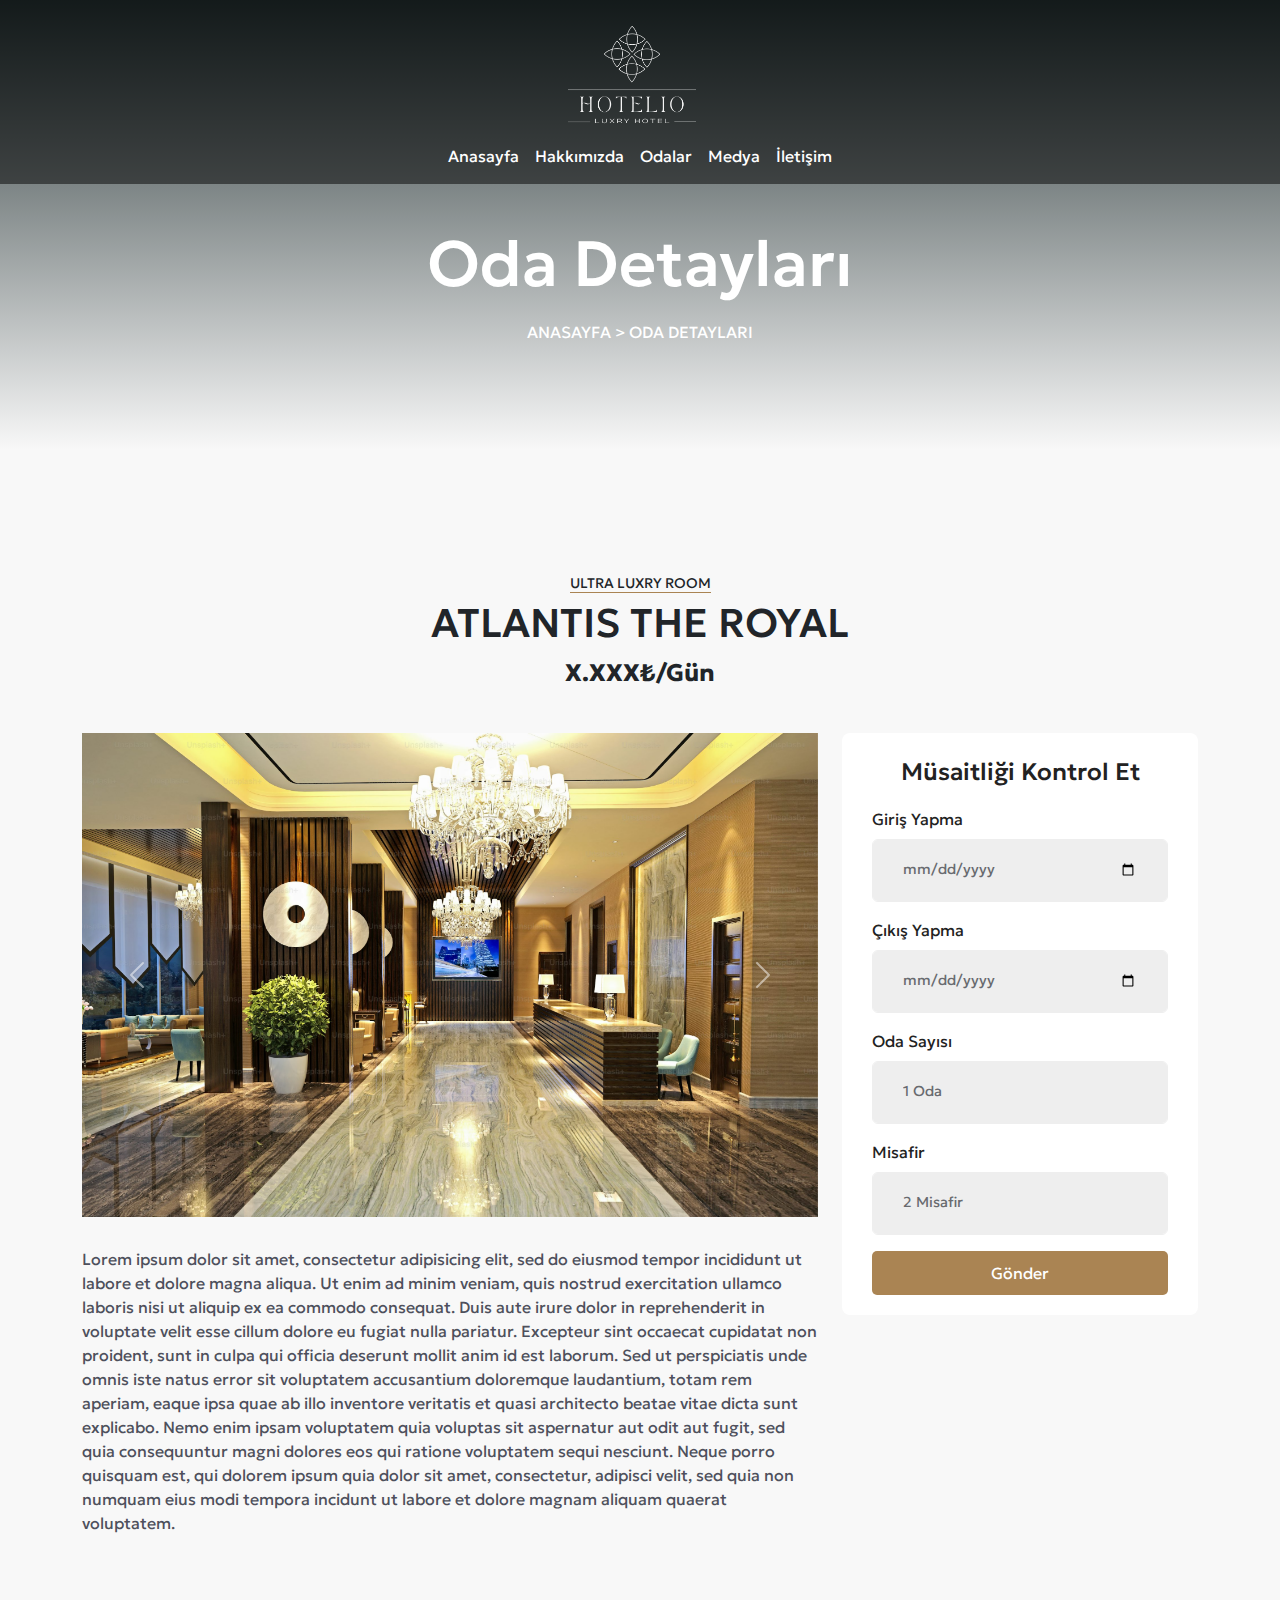
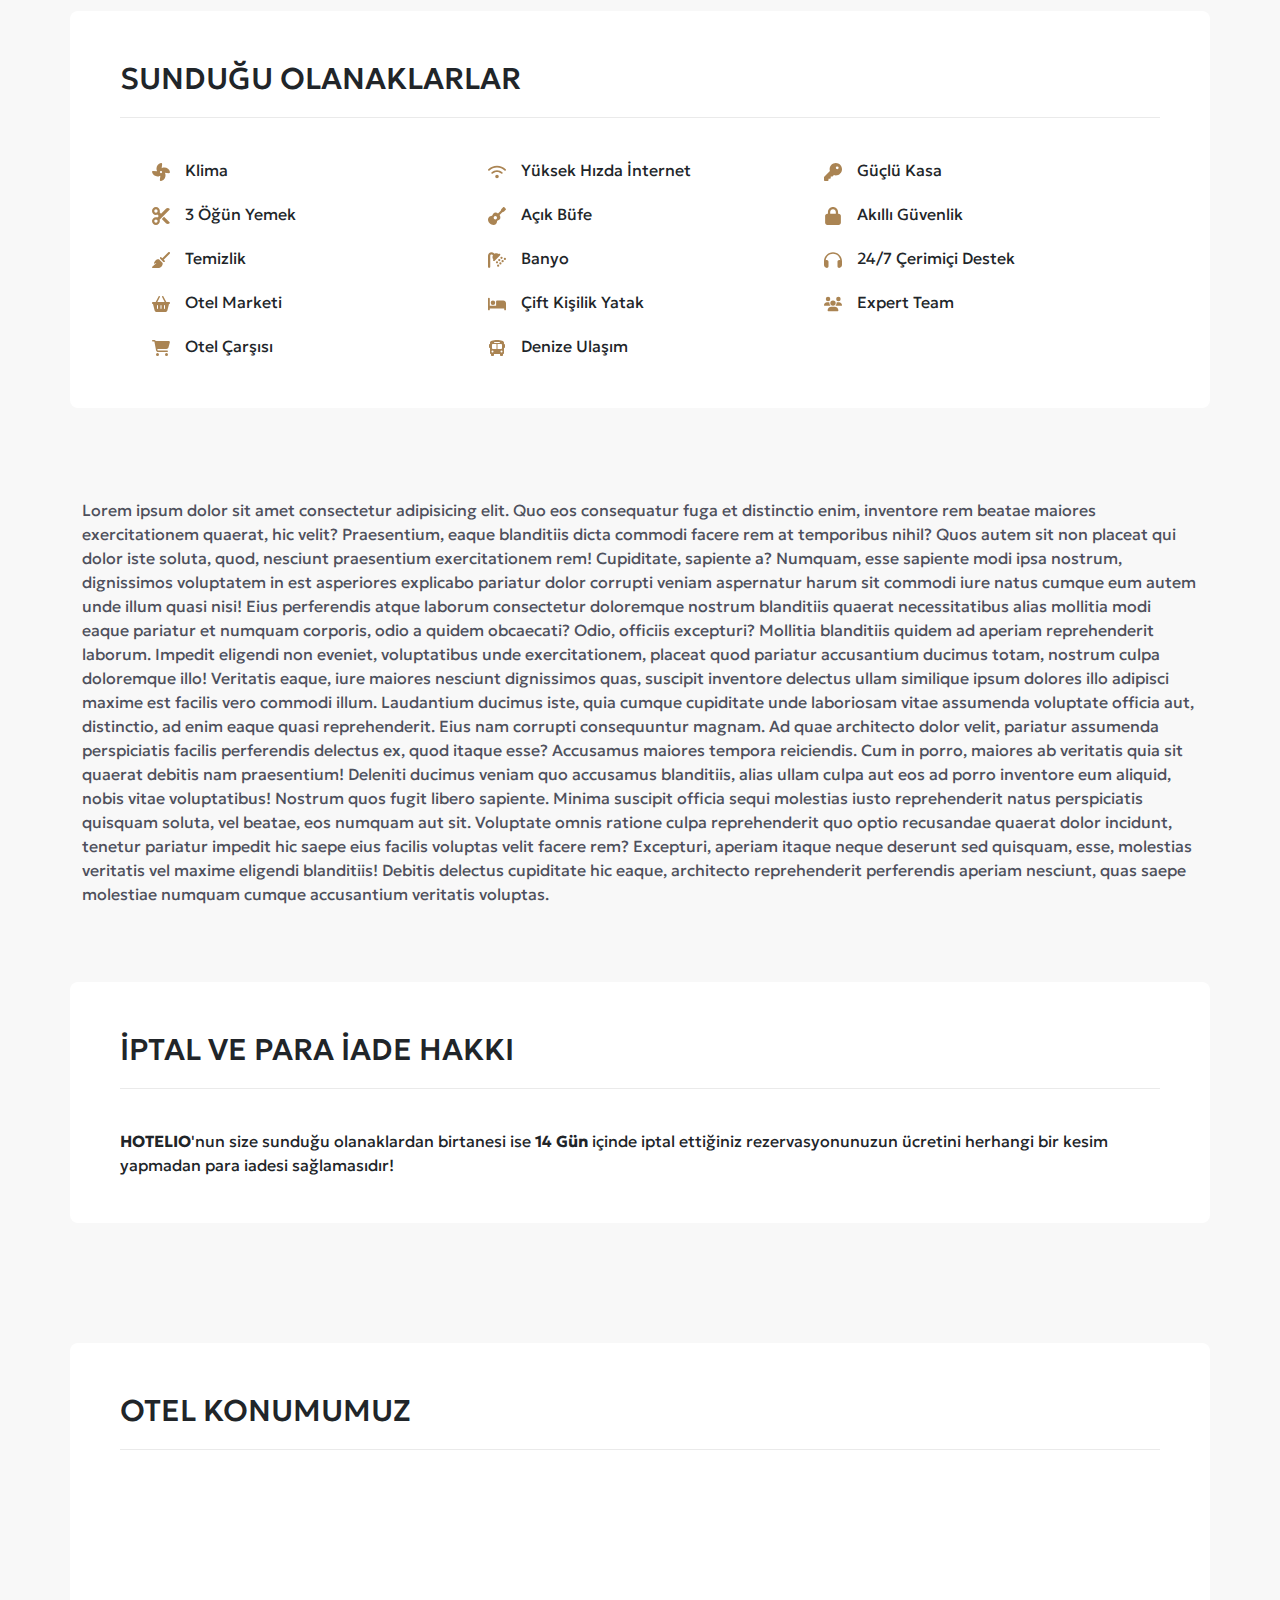
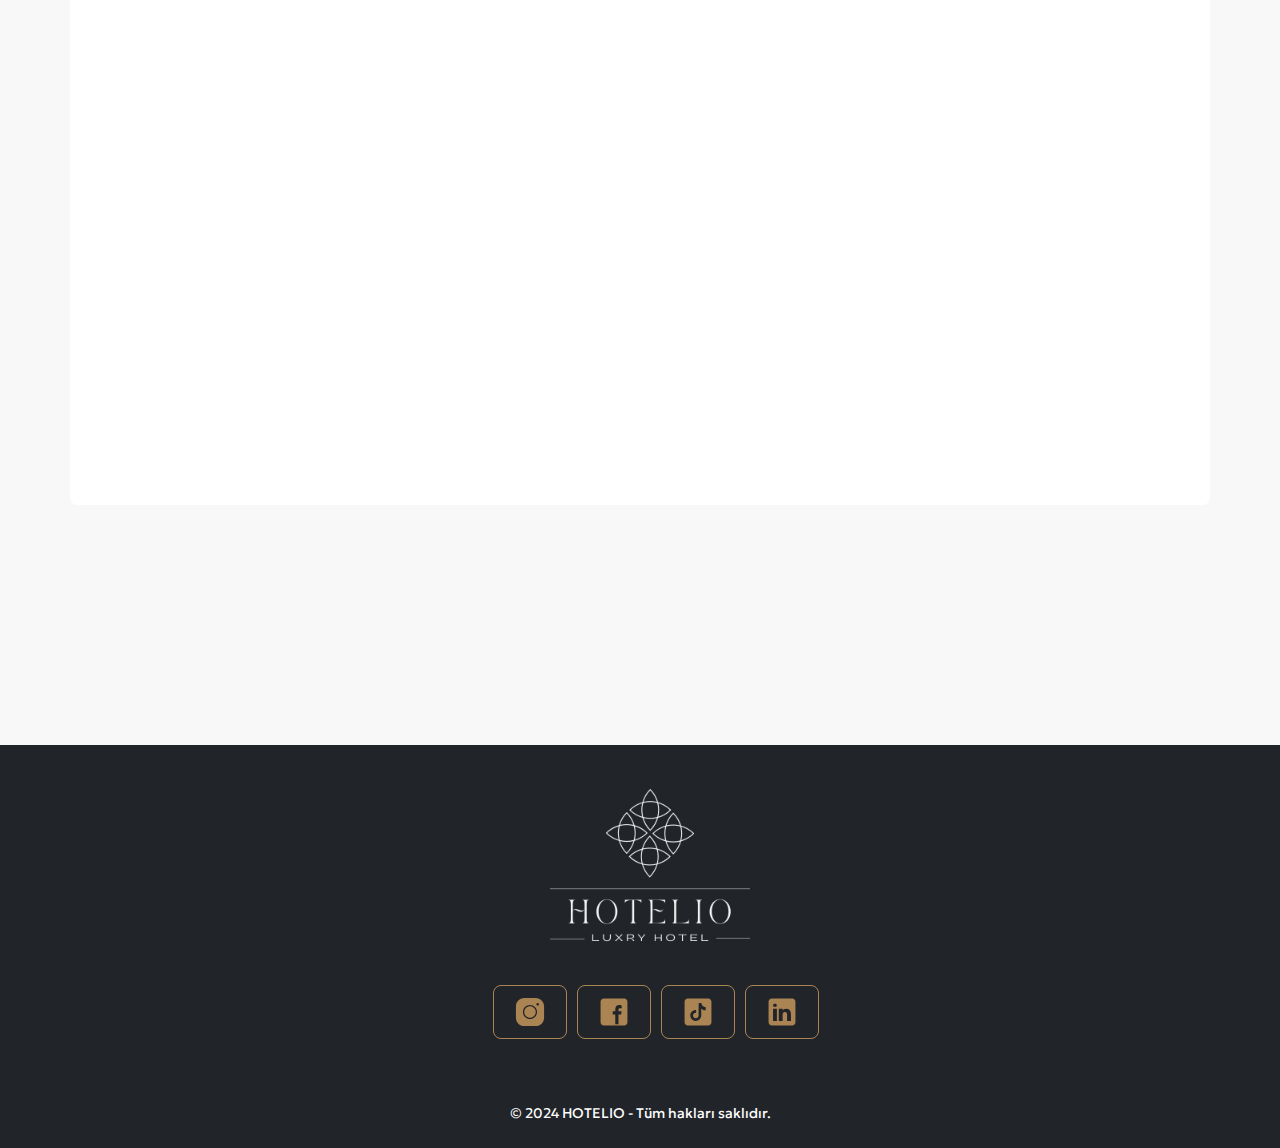
<file: booking.html>
<!DOCTYPE html>
<html lang="en">

<head>
    <meta charset="UTF-8">
    <meta name="viewport" content="width=device-width, initial-scale=1.0">
    <title>Odalar - HOTELIO</title>
    <link href="https://cdn.jsdelivr.net/npm/bootstrap@5.3.0-alpha1/dist/css/bootstrap.min.css" rel="stylesheet">
    <link rel="shortcut icon" href="images/company/icon.png" type="image/x-icon">
    <link rel="stylesheet" href="style.css">
</head>

<body>
    <header class="header">
        <nav class="navbar navbar-expand-lg">
            <div class="container d-flex flex-column align-items-center">
                <a class="navbar-brand text-white logo" href="javascript:;"><img src="images/company/logo.png"
                        alt="Logo" class="img-fluid"></a>
                <button class="navbar-toggler" type="button" data-bs-toggle="collapse" data-bs-target="#navbarNav"
                    aria-controls="navbarNav" aria-expanded="false" aria-label="Toggle navigation">
                    <span class="navbar-toggler-icon"></span>
                </button>
                <div class="collapse navbar-collapse justify-content-center" id="navbarNav">
                    <ul class="navbar-nav">
                        <li class="nav-item">
                            <a class="nav-link text-white" href="/hotelio-otel-rezevasyon/index.html">Anasayfa</a>
                        </li>
                        <li class="nav-item">
                            <a class="nav-link text-white" href="/hotelio-otel-rezevasyon/about.html">Hakkımızda</a>
                        </li>
                        <li class="nav-item">
                            <a class="nav-link text-white" href="/hotelio-otel-rezevasyon/rooms.html">Odalar</a>
                        </li>
                        <li class="nav-item">
                            <a class="nav-link text-white" href="/hotelio-otel-rezevasyon/media.html">Medya</a>
                        </li>
                        <li class="nav-item">
                            <a class="nav-link text-white" href="/hotelio-otel-rezevasyon/contact.html">İletişim</a>
                        </li>
                    </ul>
                </div>
            </div>
        </nav>
    </header>

    <section class="page-title"
        style="background-image: url(https://html.kodesolution.com/2024/hoexr-php/images/background/page-title-bg.png);">
        <div class="title-area-header">
            <div class="title-outer text-center">
                <h1 class="title">Oda Detayları</h1>
                <div class="routearea">Anasayfa > Oda Detayları</div>
            </div>
        </div>
    </section>
    <style>
        .header {
            background: none !important;
            height: 0 !important;
        }
    </style>
    <section class="booking-page-hotel-name">
        <div class="container">
            <div class="row">
                <div class="booking-hotel-name-main">
                    <small>ULTRA LUXRY ROOM</small>
                    <h2>Atlantis The Royal</h2>
                    <strong>X.XXX₺/Gün</strong>
                </div>
            </div>
        </div>
    </section>
    <section class="booking-page" style="margin-top: -180px;">
        <div class="booking-all">
            <div class="container">
                <div class="row">
                    <section class="booking-page">
                        <div class="booking-all">
                            <div class="container">
                                <div class="row">
                                    <div class="col-md-8">
                                        <div id="carouselExampleAutoplaying" class="carousel slide"
                                            data-bs-ride="carousel" data-bs-interval="3000">
                                            <div class="carousel-inner">
                                                <div class="carousel-item active">
                                                    <img src="images/hotels/images.jpg"
                                                        class="d-block w-100 img-fluid img-rooms" alt="...">
                                                </div>
                                                <div class="carousel-item">
                                                    <img src="images/hotels/images2.jpg"
                                                        class="d-block w-100 img-fluid img-rooms" alt="...">
                                                </div>
                                                <div class="carousel-item">
                                                    <img src="images/hotels/images4.jpg"
                                                        class="d-block w-100 img-fluid img-rooms" alt="...">
                                                </div>
                                                <div class="carousel-item">
                                                    <img src="images/hotels/images5.jpg"
                                                        class="d-block w-100 img-fluid img-rooms" alt="...">
                                                </div>
                                                <div class="carousel-item">
                                                    <img src="images/hotels/images6.jpg"
                                                        class="d-block w-100 img-fluid img-rooms" alt="...">
                                                </div>
                                            </div>
                                            <button class="carousel-control-prev" type="button"
                                                data-bs-target="#carouselExampleAutoplaying" data-bs-slide="prev">
                                                <span class="carousel-control-prev-icon" aria-hidden="true"></span>
                                                <span class="visually-hidden">Previous</span>
                                            </button>
                                            <button class="carousel-control-next" type="button"
                                                data-bs-target="#carouselExampleAutoplaying" data-bs-slide="next">
                                                <span class="carousel-control-next-icon" aria-hidden="true"></span>
                                                <span class="visually-hidden">Next</span>
                                            </button>
                                        </div>
                                        <div class="booking-under-carousel">
                                            <p>Lorem ipsum dolor sit amet, consectetur adipisicing elit, sed do eiusmod
                                                tempor incididunt ut labore et dolore magna aliqua. Ut enim ad minim
                                                veniam, quis nostrud exercitation ullamco laboris nisi ut aliquip ex ea
                                                commodo consequat. Duis aute irure dolor in reprehenderit in voluptate
                                                velit esse cillum dolore eu fugiat nulla pariatur. Excepteur sint
                                                occaecat cupidatat non proident, sunt in culpa qui officia deserunt
                                                mollit anim id est laborum. Sed ut perspiciatis unde omnis iste natus
                                                error sit voluptatem accusantium doloremque laudantium, totam rem
                                                aperiam, eaque ipsa quae ab illo inventore veritatis et quasi architecto
                                                beatae vitae dicta sunt explicabo. Nemo enim ipsam voluptatem quia
                                                voluptas sit aspernatur aut odit aut fugit, sed quia consequuntur magni
                                                dolores eos qui ratione voluptatem sequi nesciunt. Neque porro quisquam
                                                est, qui dolorem ipsum quia dolor sit amet, consectetur, adipisci velit,
                                                sed quia non numquam eius modi tempora incidunt ut labore et dolore
                                                magnam aliquam quaerat voluptatem.</p>
                                        </div>
                                    </div>
                                    <div class="col-md-4">
                                        <div class="booking-slider-right">
                                            <h4>Müsaitliği Kontrol Et</h4>
                                            <form>
                                                <div class="mb-3">
                                                    <label for="giris" class="form-label">Giriş Yapma</label>
                                                    <input type="date" class="form-control" id="giris"
                                                        placeholder="GiriŞ Yapma">
                                                </div>
                                                <div class="mb-3">
                                                    <label for="cikis" class="form-label">Çıkış Yapma</label>
                                                    <input type="date" class="form-control" id="cikis"
                                                        placeholder=">Çıkış Yapma">
                                                </div>
                                                <div class="mb-3">
                                                    <label for="Oda Sayısı" class="form-label">Oda Sayısı</label>
                                                    <select class="form-control">
                                                        <option value="0">1 Oda</option>
                                                        <option value="1">2 Oda</option>
                                                        <option value="2">3 Oda</option>
                                                        <option value="3">4 Oda</option>
                                                        <option value="4">Daha Fazla</option>
                                                    </select>
                                                </div>
                                                <div class="mb-3">
                                                    <label for="Misafir" class="form-label">Misafir</label>
                                                    <select class="form-control">
                                                        <option value="0">2 Misafir</option>
                                                        <option value="1">4 Misafir</option>
                                                        <option value="2">6 Misafir</option>
                                                        <option value="3">8 Misafir</option>
                                                        <option value="4">Daha Fazla</option>
                                                    </select>
                                                </div>
                                                <button type="submit" class="btn firstbtn">Gönder</button>
                                            </form>
                                        </div>
                                    </div>
                                    <div class="booking-room-details">
                                        <div class="booking-room-details-subtitle">
                                            <h3>Sunduğu olanaklarlar</h3>
                                        </div>
                                        <ul class="booking-room-fearures-list">
                                            <li><img src="images/icons/fan-solid.svg" alt="">Klima</li>
                                            <li><img src="images/icons/wifi-solid.svg" alt="">Yüksek Hızda İnternet</li>
                                            <li><img src="images/icons/key-solid.svg" alt="">Güçlü Kasa</li>
                                            <li><img src="images/icons/scissors-solid.svg" alt="">3 Öğün Yemek</li>
                                            <li><img src="images/icons/guitar-solid.svg" alt="">Açık Büfe</li>
                                            <li><img src="images/icons/lock-solid.svg" alt="">Akıllı Güvenlik</li>
                                            <li><img src="images/icons/broom-solid.svg" alt="">Temizlik</li>
                                            <li><img src="images/icons/shower-solid.svg" alt="">Banyo</li>
                                            <li><img src="images/icons/headphones-solid.svg" alt="">24/7 Çerimiçi Destek
                                            </li>
                                            <li><img src="images/icons/basket-shopping-solid.svg" alt="">Otel Marketi
                                            </li>
                                            <li><img src="images/icons/bed-solid.svg" alt="">Çift Kişilik Yatak</li>
                                            <li><img src="images/icons/users-solid.svg" alt="">Expert Team</li>
                                            <li><img src="images/icons/cart-shopping-solid.svg" alt="">Otel Çarşısı</li>
                                            <li><img src="images/icons/bus-solid.svg" alt="">Denize Ulaşım</li>
                                        </ul>
                                    </div>
                                    <div class="booking-under-carousel">
                                        <p>Lorem ipsum dolor sit amet consectetur adipisicing elit. Quo eos consequatur
                                            fuga et distinctio enim, inventore rem beatae maiores exercitationem
                                            quaerat, hic velit? Praesentium, eaque blanditiis dicta commodi facere rem
                                            at temporibus nihil? Quos autem sit non placeat qui dolor iste soluta, quod,
                                            nesciunt praesentium exercitationem rem! Cupiditate, sapiente a? Numquam,
                                            esse sapiente modi ipsa nostrum, dignissimos voluptatem in est asperiores
                                            explicabo pariatur dolor corrupti veniam aspernatur harum sit commodi iure
                                            natus cumque eum autem unde illum quasi nisi! Eius perferendis atque laborum
                                            consectetur doloremque nostrum blanditiis quaerat necessitatibus alias
                                            mollitia modi eaque pariatur et numquam corporis, odio a quidem obcaecati?
                                            Odio, officiis excepturi? Mollitia blanditiis quidem ad aperiam
                                            reprehenderit laborum. Impedit eligendi non eveniet, voluptatibus unde
                                            exercitationem, placeat quod pariatur accusantium ducimus totam, nostrum
                                            culpa doloremque illo! Veritatis eaque, iure maiores nesciunt dignissimos
                                            quas, suscipit inventore delectus ullam similique ipsum dolores illo
                                            adipisci maxime est facilis vero commodi illum. Laudantium ducimus iste,
                                            quia cumque cupiditate unde laboriosam vitae assumenda voluptate officia
                                            aut, distinctio, ad enim eaque quasi reprehenderit. Eius nam corrupti
                                            consequuntur magnam. Ad quae architecto dolor velit, pariatur assumenda
                                            perspiciatis facilis perferendis delectus ex, quod itaque esse? Accusamus
                                            maiores tempora reiciendis. Cum in porro, maiores ab veritatis quia sit
                                            quaerat debitis nam praesentium! Deleniti ducimus veniam quo accusamus
                                            blanditiis, alias ullam culpa aut eos ad porro inventore eum aliquid, nobis
                                            vitae voluptatibus! Nostrum quos fugit libero sapiente. Minima suscipit
                                            officia sequi molestias iusto reprehenderit natus perspiciatis quisquam
                                            soluta, vel beatae, eos numquam aut sit. Voluptate omnis ratione culpa
                                            reprehenderit quo optio recusandae quaerat dolor incidunt, tenetur pariatur
                                            impedit hic saepe eius facilis voluptas velit facere rem? Excepturi, aperiam
                                            itaque neque deserunt sed quisquam, esse, molestias veritatis vel maxime
                                            eligendi blanditiis! Debitis delectus cupiditate hic eaque, architecto
                                            reprehenderit perferendis aperiam nesciunt, quas saepe molestiae numquam
                                            cumque accusantium veritatis voluptas.</p>
                                    </div>
                                    <div class="booking-room-details">
                                        <div class="booking-room-details-subtitle">
                                            <h3>İptal ve Para İade Hakkı</h3>
                                        </div>
                                        <p><strong>HOTELIO</strong>'nun size sunduğu olanaklardan birtanesi ise
                                            <strong>14 Gün</strong> içinde iptal ettiğiniz rezervasyonunuzun ücretini
                                            herhangi bir kesim yapmadan para iadesi sağlamasıdır!
                                        </p>
                                    </div>
                                    <div class="booking-room-details">
                                        <div class="booking-room-details-subtitle">
                                            <h3>Otel Konumumuz</h3>
                                        </div>
                                        <div class="map-container">
                                            <iframe src="https://www.google.com/maps/embed?pb=!1m18!1m12!1m3!1d102101.70178592793!2d30.635704557474686!3d36.898046384206935!2m3!1f0!2f0!3f0!3m2!1i1024!2i768!4f13.1!3m3!1m2!1s0x14c39aaeddadadc1%3A0x95c69f73f9e32e33!2sAntalya!5e0!3m2!1str!2str!4v1735287413187!5m2!1str!2str" width="600" height="450" style="border:0;" allowfullscreen="" loading="lazy" referrerpolicy="no-referrer-when-downgrade"></iframe>
                                        </div>
                                    </div>
                                </div>
                            </div>
                        </div>
                    </section>
                </div>
            </div>
        </div>
        </div>
    </section>

    <footer class="footer bg-dark text-white py-4">
        <div class="container">
            <div class="row text-center text-center">
                <div class="col-md-12 mb-4">
                    <div class="mb-3"><img src="images/company/logo.png" alt="Footer Logo" width="200px;" height="200px"
                            class="img-fluid footerlogo"></div>
                    <div class="social-media">
                        <ul class="d-flex justify-content-center">
                            <li><a href="javascript:;"><svg xmlns="http://www.w3.org/2000/svg" x="0px" y="0px"
                                        width="100" height="100" viewBox="0 0 50 50">
                                        <path
                                            d="M 16 3 C 8.83 3 3 8.83 3 16 L 3 34 C 3 41.17 8.83 47 16 47 L 34 47 C 41.17 47 47 41.17 47 34 L 47 16 C 47 8.83 41.17 3 34 3 L 16 3 z M 37 11 C 38.1 11 39 11.9 39 13 C 39 14.1 38.1 15 37 15 C 35.9 15 35 14.1 35 13 C 35 11.9 35.9 11 37 11 z M 25 14 C 31.07 14 36 18.93 36 25 C 36 31.07 31.07 36 25 36 C 18.93 36 14 31.07 14 25 C 14 18.93 18.93 14 25 14 z M 25 16 C 20.04 16 16 20.04 16 25 C 16 29.96 20.04 34 25 34 C 29.96 34 34 29.96 34 25 C 34 20.04 29.96 16 25 16 z">
                                        </path>
                                    </svg></a></li>
                            <li><a href="javascript:;"><svg xmlns="http://www.w3.org/2000/svg" x="0px" y="0px"
                                        width="100" height="100" viewBox="0 0 50 50">
                                        <path
                                            d="M41,4H9C6.24,4,4,6.24,4,9v32c0,2.76,2.24,5,5,5h32c2.76,0,5-2.24,5-5V9C46,6.24,43.76,4,41,4z M37,19h-2c-2.14,0-3,0.5-3,2 v3h5l-1,5h-4v15h-5V29h-4v-5h4v-3c0-4,2-7,6-7c2.9,0,4,1,4,1V19z">
                                        </path>
                                    </svg></a></li>
                            <li><a href="javascript:;"><svg xmlns="http://www.w3.org/2000/svg" x="0px" y="0px"
                                        width="100" height="100" viewBox="0 0 50 50">
                                        <path
                                            d="M41,4H9C6.243,4,4,6.243,4,9v32c0,2.757,2.243,5,5,5h32c2.757,0,5-2.243,5-5V9C46,6.243,43.757,4,41,4z M37.006,22.323 c-0.227,0.021-0.457,0.035-0.69,0.035c-2.623,0-4.928-1.349-6.269-3.388c0,5.349,0,11.435,0,11.537c0,4.709-3.818,8.527-8.527,8.527 s-8.527-3.818-8.527-8.527s3.818-8.527,8.527-8.527c0.178,0,0.352,0.016,0.527,0.027v4.202c-0.175-0.021-0.347-0.053-0.527-0.053 c-2.404,0-4.352,1.948-4.352,4.352s1.948,4.352,4.352,4.352s4.527-1.894,4.527-4.298c0-0.095,0.042-19.594,0.042-19.594h4.016 c0.378,3.591,3.277,6.425,6.901,6.685V22.323z">
                                        </path>
                                    </svg></a></li>
                            <li><a href="javascript:;"><svg xmlns="http://www.w3.org/2000/svg" x="0px" y="0px"
                                        width="100" height="100" viewBox="0 0 50 50">
                                        <path
                                            d="M41,4H9C6.24,4,4,6.24,4,9v32c0,2.76,2.24,5,5,5h32c2.76,0,5-2.24,5-5V9C46,6.24,43.76,4,41,4z M17,20v19h-6V20H17z M11,14.47c0-1.4,1.2-2.47,3-2.47s2.93,1.07,3,2.47c0,1.4-1.12,2.53-3,2.53C12.2,17,11,15.87,11,14.47z M39,39h-6c0,0,0-9.26,0-10 c0-2-1-4-3.5-4.04h-0.08C27,24.96,26,27.02,26,29c0,0.91,0,10,0,10h-6V20h6v2.56c0,0,1.93-2.56,5.81-2.56 c3.97,0,7.19,2.73,7.19,8.26V39z">
                                        </path>
                                    </svg></a></li>
                        </ul>
                    </div>
                </div>
                <div class="text-center mt-4">
                    <p class="small mb-0">&copy; 2024 HOTELIO - Tüm hakları saklıdır.</p>
                </div>
            </div>
    </footer>


    <script src="https://cdn.jsdelivr.net/npm/bootstrap@5.3.0-alpha1/dist/js/bootstrap.bundle.min.js"></script>
</body>

</html>
</file>
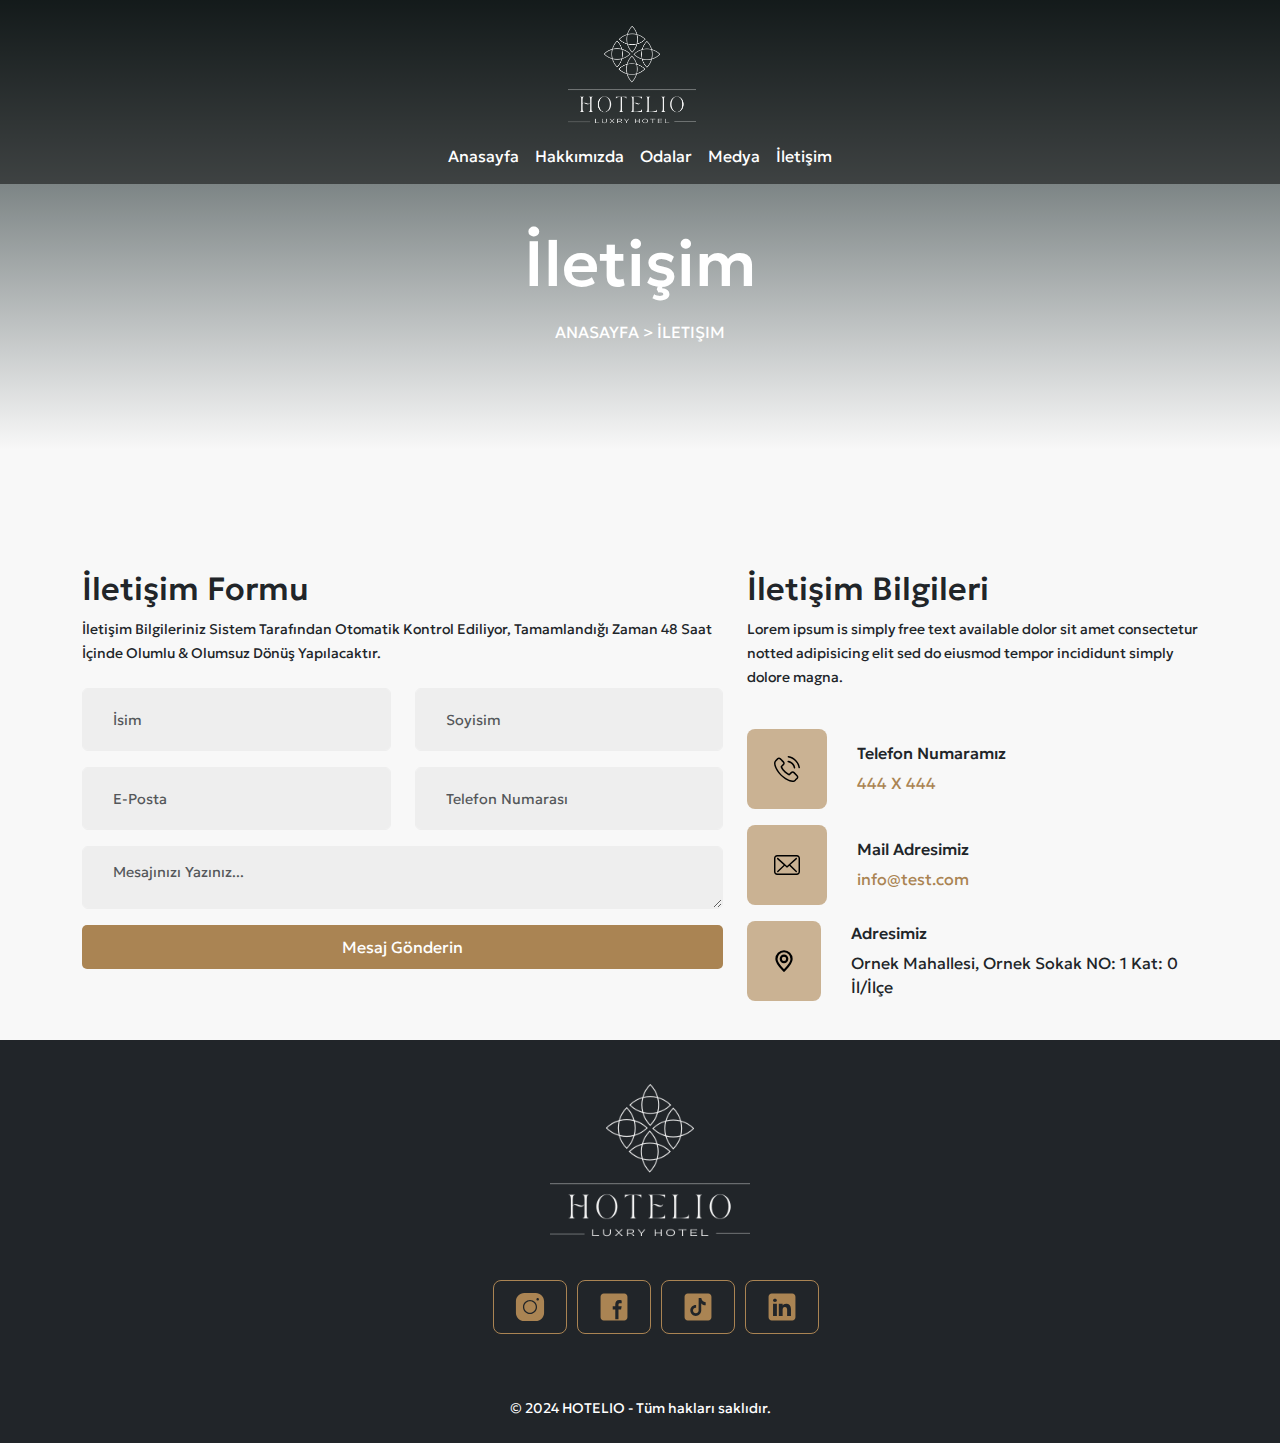
<file: contact.html>
<!DOCTYPE html>
<html lang="en">

<head>
    <meta charset="UTF-8">
    <meta name="viewport" content="width=device-width, initial-scale=1.0">
    <title>İletişim - HOTELIO</title>
    <link href="https://cdn.jsdelivr.net/npm/bootstrap@5.3.0-alpha1/dist/css/bootstrap.min.css" rel="stylesheet">
    <link rel="shortcut icon" href="images/company/icon.png" type="image/x-icon">
    <link rel="stylesheet" href="style.css">
</head>

<body>
    <header class="header">
        <nav class="navbar navbar-expand-lg">
            <div class="container d-flex flex-column align-items-center">
                <a class="navbar-brand text-white logo" href="javascript:;"><img src="images/company/logo.png" alt="Logo" class="img-fluid"></a>
                <button class="navbar-toggler" type="button" data-bs-toggle="collapse" data-bs-target="#navbarNav" aria-controls="navbarNav" aria-expanded="false" aria-label="Toggle navigation">
                    <span class="navbar-toggler-icon"></span>
                </button>
                <div class="collapse navbar-collapse justify-content-center" id="navbarNav">
                    <ul class="navbar-nav">
                        <li class="nav-item">
                            <a class="nav-link text-white" href="/hotelio-otel-rezevasyon/index.html">Anasayfa</a>
                        </li>
                        <li class="nav-item">
                            <a class="nav-link text-white" href="/hotelio-otel-rezevasyon/about.html">Hakkımızda</a>
                        </li>
                        <li class="nav-item">
                            <a class="nav-link text-white" href="/hotelio-otel-rezevasyon/rooms.html">Odalar</a>
                        </li>
                        <li class="nav-item">
                            <a class="nav-link text-white" href="/hotelio-otel-rezevasyon/media.html">Medya</a>
                        </li>
                        <li class="nav-item">
                            <a class="nav-link text-white" href="/hotelio-otel-rezevasyon/contact.html">İletişim</a>
                        </li>
                    </ul>
                </div>
            </div>
        </nav>
    </header>
    <section class="page-title"
        style="background-image: url(https://html.kodesolution.com/2024/hoexr-php/images/background/page-title-bg.png);">
        <div class="title-area-header">
            <div class="title-outer text-center">
                <h1 class="title">İletişim</h1>
                <div class="routearea">Anasayfa > İletişim</div>
            </div>
        </div>
    </section>
    <style>
        .header {
            background: none !important;
            height: 0 !important;
        }
    </style>
    <section class="contact-section">
        <div class="contact-page">
            <div class="container">
                <div class="contact-page-area">
                    <div class="row">
                        <div class="contact-page-left col-xl-7 col-lg-6">
                            <div class="mb-4">
                                <h2>İletişim Formu</h2>
                                <small>İletişim Bilgileriniz Sistem Tarafından Otomatik Kontrol Ediliyor, Tamamlandığı
                                    Zaman 48 Saat İçinde Olumlu & Olumsuz Dönüş Yapılacaktır.</small>
                            </div>
                            <form action="javascript:;">
                                <div class="row">
                                    <div class="col-sm-6">
                                        <div class="mb-3">
                                            <input name="name" class="form-control" type="text" placeholder="İsim"
                                                required>
                                        </div>
                                    </div>
                                    <div class="col-sm-6">
                                        <div class="mb-3">
                                            <input name="surname" class="form-control" type="text" placeholder="Soyisim"
                                                required>
                                        </div>
                                    </div>
                                </div>
                                <div class="row">
                                    <div class="col-sm-6">
                                        <div class="mb-3">
                                            <input name="email" class="form-control" type="email" placeholder="E-Posta"
                                                required>
                                        </div>
                                    </div>
                                    <div class="col-sm-6">
                                        <div class="mb-3">
                                            <input name="phone" class="form-control" type="number"
                                                placeholder="Telefon Numarası" required>
                                        </div>
                                    </div>
                                </div>
                                <div class="mb-3">
                                    <textarea name="message" class="form-control required" rows="7"
                                        placeholder="Mesajınızı Yazınız..." required></textarea>
                                </div>
                                <div class="mb-5">
                                    <button type="submit" class="btn firstbtn" data-loading-text="Please wait..."><span
                                            class="btn-title">Mesaj Gönderin</span></button>
                                </div>
                            </form>
                        </div>
                        <div class="contact-page-right col-xl-5 col-lg-6">
                            <div class="mb-4">
                                <h2>İletişim Bilgileri</h2>
                                <small>Lorem ipsum is simply free text available dolor sit amet consectetur notted
                                    adipisicing elit sed do eiusmod tempor incididunt simply dolore magna.</small>
                            </div>
                            <ul class="contact-right-area list-unstyled">
                                <li>
                                    <div class="icon">
                                        <img src="images/icons/phone.svg" alt="Telefon Resmi">
                                    </div>
                                    <div class="text">
                                        <h6>Telefon Numaramız</h6>
                                        <a href="tel:444X444">444 X 444</a>
                                    </div>
                                </li>
                                <li>
                                    <div class="icon">
                                        <img src="images/icons/email.svg" alt="Telefon Resmi">
                                    </div>
                                    <div class="text">
                                        <h6>Mail Adresimiz</h6>
                                        <a href="mailto:info@test.com">info@test.com</a>
                                    </div>
                                </li>
                                <li>
                                    <div class="icon">
                                        <img src="images/icons/location.svg" alt="Adres Resmi">
                                    </div>
                                    <div class="text">
                                        <h6>Adresimiz</h6>
                                        <span>Ornek Mahallesi, Ornek Sokak NO: 1 Kat: 0 İl/İlçe </span>
                                    </div>
                                </li>
                            </ul>
                        </div>
                    </div>
                </div>
            </div>
        </div>
        </div>
    </section>
    <footer class="footer bg-dark text-white py-4">
        <div class="container">
            <div class="row text-center text-center">
                <div class="col-md-12 mb-4">
                    <div class="mb-3"><img src="images/company/logo.png" alt="Footer Logo" width="200px;" height="200px" class="img-fluid footerlogo"></div>
                    <div class="social-media">
                        <ul class="d-flex justify-content-center">
                            <li><a href="javascript:;"><svg xmlns="http://www.w3.org/2000/svg" x="0px" y="0px" width="100" height="100" viewBox="0 0 50 50">
                                <path d="M 16 3 C 8.83 3 3 8.83 3 16 L 3 34 C 3 41.17 8.83 47 16 47 L 34 47 C 41.17 47 47 41.17 47 34 L 47 16 C 47 8.83 41.17 3 34 3 L 16 3 z M 37 11 C 38.1 11 39 11.9 39 13 C 39 14.1 38.1 15 37 15 C 35.9 15 35 14.1 35 13 C 35 11.9 35.9 11 37 11 z M 25 14 C 31.07 14 36 18.93 36 25 C 36 31.07 31.07 36 25 36 C 18.93 36 14 31.07 14 25 C 14 18.93 18.93 14 25 14 z M 25 16 C 20.04 16 16 20.04 16 25 C 16 29.96 20.04 34 25 34 C 29.96 34 34 29.96 34 25 C 34 20.04 29.96 16 25 16 z"></path>
                            </svg></a></li>
                            <li><a href="javascript:;"><svg xmlns="http://www.w3.org/2000/svg" x="0px" y="0px" width="100" height="100" viewBox="0 0 50 50">
                                <path d="M41,4H9C6.24,4,4,6.24,4,9v32c0,2.76,2.24,5,5,5h32c2.76,0,5-2.24,5-5V9C46,6.24,43.76,4,41,4z M37,19h-2c-2.14,0-3,0.5-3,2 v3h5l-1,5h-4v15h-5V29h-4v-5h4v-3c0-4,2-7,6-7c2.9,0,4,1,4,1V19z"></path>
                            </svg></a></li>
                            <li><a href="javascript:;"><svg xmlns="http://www.w3.org/2000/svg" x="0px" y="0px" width="100" height="100" viewBox="0 0 50 50">
                                <path d="M41,4H9C6.243,4,4,6.243,4,9v32c0,2.757,2.243,5,5,5h32c2.757,0,5-2.243,5-5V9C46,6.243,43.757,4,41,4z M37.006,22.323 c-0.227,0.021-0.457,0.035-0.69,0.035c-2.623,0-4.928-1.349-6.269-3.388c0,5.349,0,11.435,0,11.537c0,4.709-3.818,8.527-8.527,8.527 s-8.527-3.818-8.527-8.527s3.818-8.527,8.527-8.527c0.178,0,0.352,0.016,0.527,0.027v4.202c-0.175-0.021-0.347-0.053-0.527-0.053 c-2.404,0-4.352,1.948-4.352,4.352s1.948,4.352,4.352,4.352s4.527-1.894,4.527-4.298c0-0.095,0.042-19.594,0.042-19.594h4.016 c0.378,3.591,3.277,6.425,6.901,6.685V22.323z"></path>
                            </svg></a></li>
                            <li><a href="javascript:;"><svg xmlns="http://www.w3.org/2000/svg" x="0px" y="0px" width="100" height="100" viewBox="0 0 50 50">
                                <path d="M41,4H9C6.24,4,4,6.24,4,9v32c0,2.76,2.24,5,5,5h32c2.76,0,5-2.24,5-5V9C46,6.24,43.76,4,41,4z M17,20v19h-6V20H17z M11,14.47c0-1.4,1.2-2.47,3-2.47s2.93,1.07,3,2.47c0,1.4-1.12,2.53-3,2.53C12.2,17,11,15.87,11,14.47z M39,39h-6c0,0,0-9.26,0-10 c0-2-1-4-3.5-4.04h-0.08C27,24.96,26,27.02,26,29c0,0.91,0,10,0,10h-6V20h6v2.56c0,0,1.93-2.56,5.81-2.56 c3.97,0,7.19,2.73,7.19,8.26V39z"></path>
                            </svg></a></li>
                        </ul>
                    </div>
                </div> 
            <div class="text-center mt-4">
                <p class="small mb-0">&copy; 2024 HOTELIO - Tüm hakları saklıdır.</p>
            </div>
        </div>
    </footer>

    <script src="https://cdn.jsdelivr.net/npm/bootstrap@5.3.0-alpha1/dist/js/bootstrap.bundle.min.js"></script>
</body>

</html>
</file>
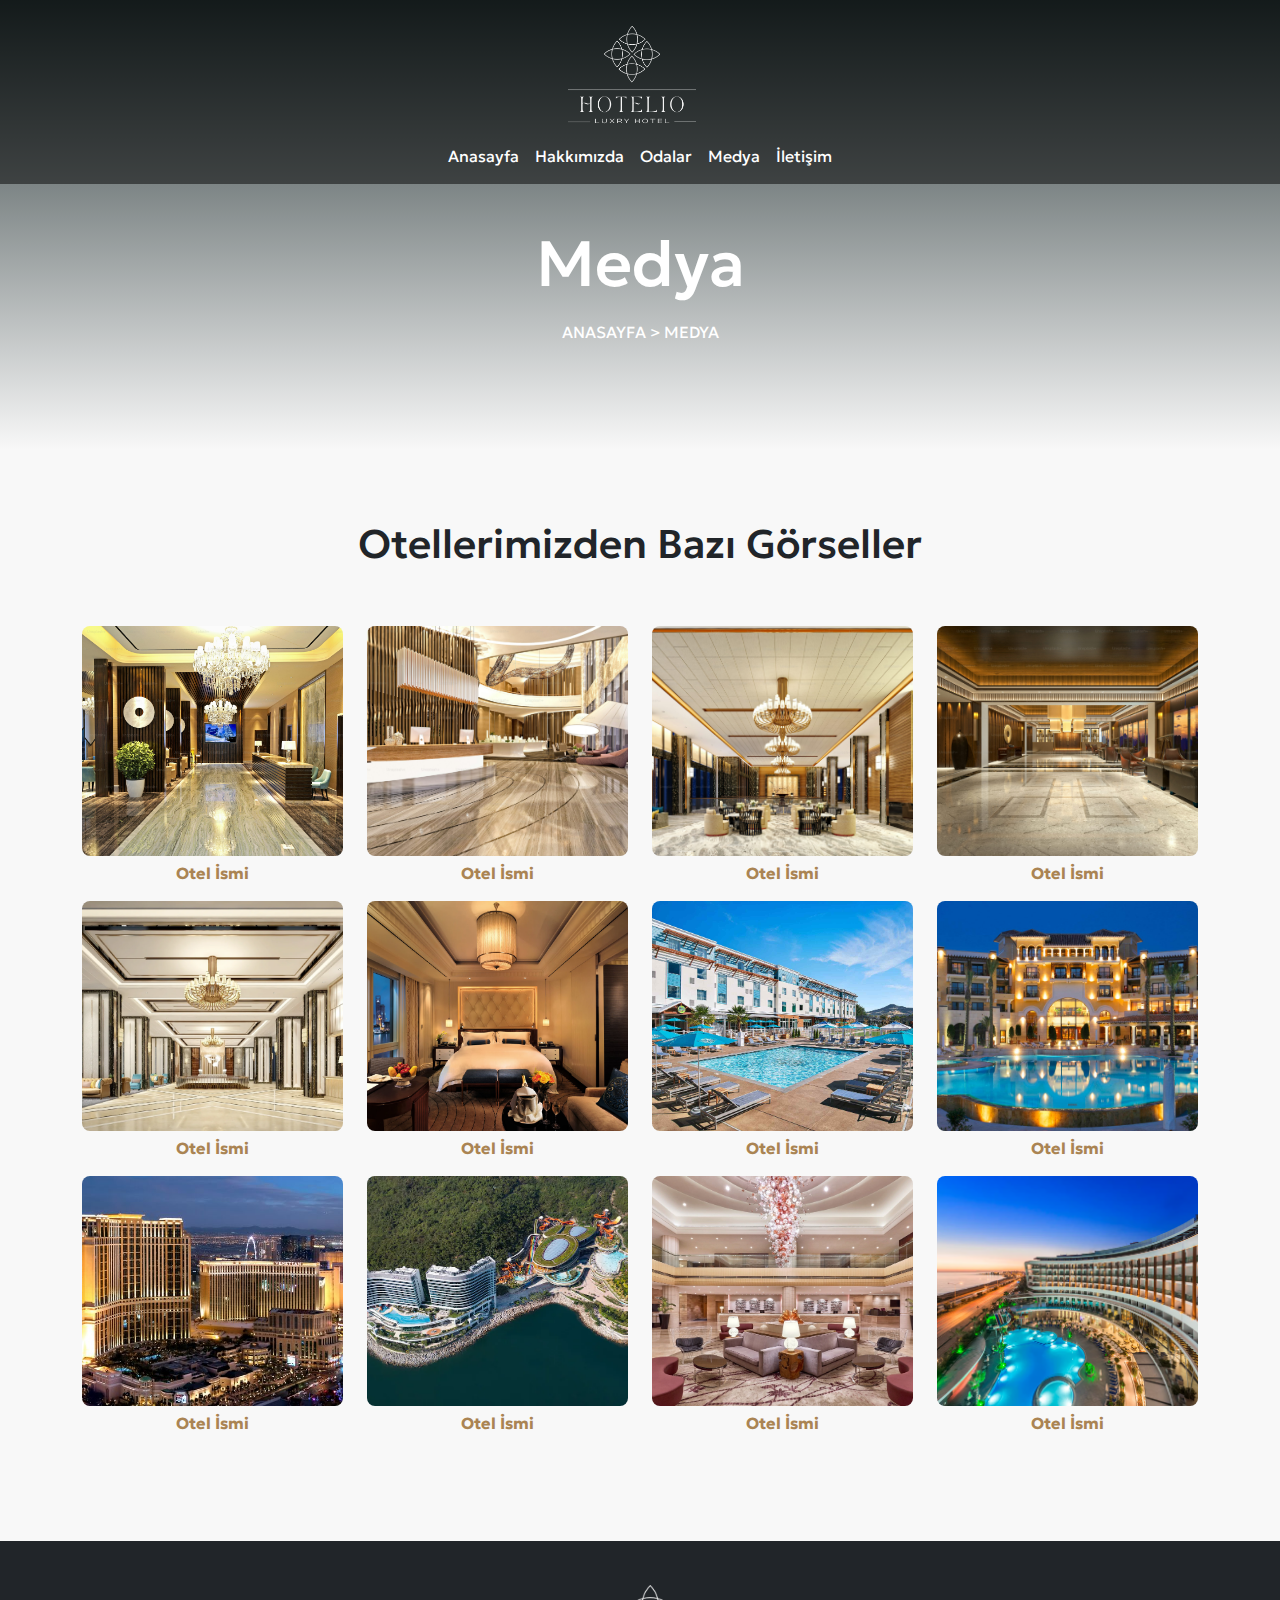
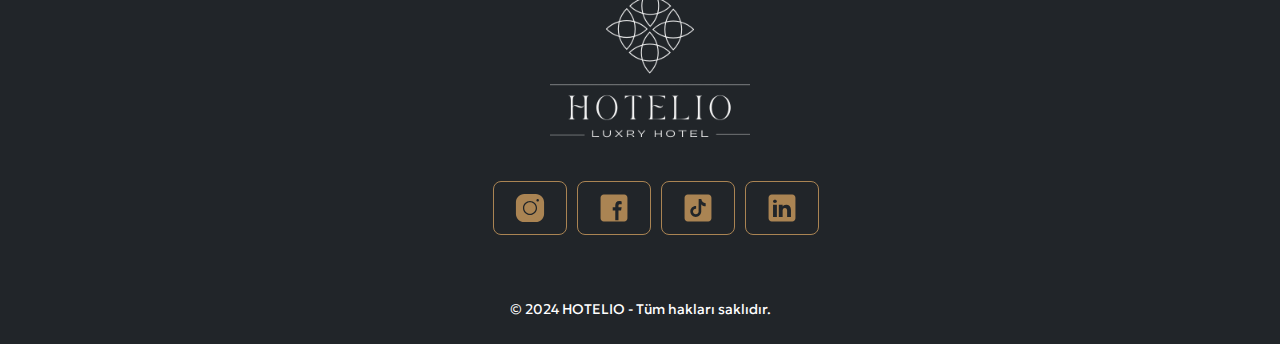
<file: media.html>
<!DOCTYPE html>
<html lang="en">

<head>
    <meta charset="UTF-8">
    <meta name="viewport" content="width=device-width, initial-scale=1.0">
    <title>Medya - HOTELIO</title>
    <link href="https://cdn.jsdelivr.net/npm/bootstrap@5.3.0-alpha1/dist/css/bootstrap.min.css" rel="stylesheet">
    <link rel="shortcut icon" href="images/company/icon.png" type="image/x-icon">
    <link rel="stylesheet" href="style.css">
</head>

<body>
    <header class="header">
        <nav class="navbar navbar-expand-lg">
            <div class="container d-flex flex-column align-items-center">
                <a class="navbar-brand text-white logo" href="javascript:;"><img src="images/company/logo.png" alt="Logo" class="img-fluid"></a>
                <button class="navbar-toggler" type="button" data-bs-toggle="collapse" data-bs-target="#navbarNav" aria-controls="navbarNav" aria-expanded="false" aria-label="Toggle navigation">
                    <span class="navbar-toggler-icon"></span>
                </button>
                <div class="collapse navbar-collapse justify-content-center" id="navbarNav">
                    <ul class="navbar-nav">
                        <li class="nav-item">
                            <a class="nav-link text-white" href="/hotelio-otel-rezevasyon/index.html">Anasayfa</a>
                        </li>
                        <li class="nav-item">
                            <a class="nav-link text-white" href="/hotelio-otel-rezevasyon/about.html">Hakkımızda</a>
                        </li>
                        <li class="nav-item">
                            <a class="nav-link text-white" href="/hotelio-otel-rezevasyon/rooms.html">Odalar</a>
                        </li>
                        <li class="nav-item">
                            <a class="nav-link text-white" href="/hotelio-otel-rezevasyon/media.html">Medya</a>
                        </li>
                        <li class="nav-item">
                            <a class="nav-link text-white" href="/hotelio-otel-rezevasyon/contact.html">İletişim</a>
                        </li>
                    </ul>
                </div>
            </div>
        </nav>
    </header>
    <section class="page-title"
        style="background-image: url(https://html.kodesolution.com/2024/hoexr-php/images/background/page-title-bg.png);">
        <div class="title-area-header">
            <div class="title-outer text-center">
                <h1 class="title">Medya</h1>
                <div class="routearea">Anasayfa > Medya</div>
            </div>
        </div>
    </section>
    <style>
        .header {
            background: none !important;
            height: 0 !important;
        }
    </style>
    <section class="media-page">
        <div class="container">
            <div class="media-all">
                <div class="row">
                    <div class="media-title">
                        <h1>Otellerimizden Bazı Görseller</h1>
                    </div>
                    <div class="media-card col-lg-3 col-md-6 col-sm-12 text-center">
                        <a href="javascript:;" class="media-image d-flex flex-wrap justify-content-center text-center">
                            <img src="images/hotels/images.jpg" alt="Otel İç & Dış Resim" class="img-fluid w-100">
                            <span class="media-span">Otel İsmi</span>
                        </a>
                    </div>
                    <div class="media-card col-lg-3 col-md-6 col-sm-12 text-center">
                        <a href="javascript:;" class="media-image d-flex flex-wrap justify-content-center text-center">
                            <img src="images/hotels/images2.jpg" alt="Otel İç & Dış Resim" class="img-fluid w-100">
                            <span class="media-span">Otel İsmi</span>
                        </a>
                    </div>
                    <div class="media-card col-lg-3 col-md-6 col-sm-12 text-center">
                        <a href="javascript:;" class="media-image d-flex flex-wrap justify-content-center text-center">
                            <img src="images/hotels/images3.jpg" alt="Otel İç & Dış Resim" class="img-fluid w-100">
                            <span class="media-span">Otel İsmi</span>
                        </a>
                    </div>
                    <div class="media-card col-lg-3 col-md-6 col-sm-12 text-center">
                        <a href="javascript:;" class="media-image d-flex flex-wrap justify-content-center text-center">
                            <img src="images/hotels/images4.jpg" alt="Otel İç & Dış Resim" class="img-fluid w-100">
                            <span class="media-span">Otel İsmi</span>
                        </a>
                    </div>
                    <div class="media-card col-lg-3 col-md-6 col-sm-12 text-center">
                        <a href="javascript:;" class="media-image d-flex flex-wrap justify-content-center text-center">
                            <img src="images/hotels/images5.jpg" alt="Otel İç & Dış Resim" class="img-fluid w-100">
                            <span class="media-span">Otel İsmi</span>
                        </a>
                    </div>
                    <div class="media-card col-lg-3 col-md-6 col-sm-12 text-center">
                        <a href="javascript:;" class="media-image d-flex flex-wrap justify-content-center text-center">
                            <img src="images/hotels/images6.jpg" alt="Otel İç & Dış Resim" class="img-fluid w-100">
                            <span class="media-span">Otel İsmi</span>
                        </a>
                    </div>
                    <div class="media-card col-lg-3 col-md-6 col-sm-12 text-center">
                        <a href="javascript:;" class="media-image d-flex flex-wrap justify-content-center text-center">
                            <img src="images/hotels/images7.jpg" alt="Otel İç & Dış Resim" class="img-fluid w-100">
                            <span class="media-span">Otel İsmi</span>
                        </a>
                    </div>
                    <div class="media-card col-lg-3 col-md-6 col-sm-12 text-center">
                        <a href="javascript:;" class="media-image d-flex flex-wrap justify-content-center text-center">
                            <img src="images/hotels/images8.jpg" alt="Otel İç & Dış Resim" class="img-fluid w-100">
                            <span class="media-span">Otel İsmi</span>
                        </a>
                    </div>
                    <div class="media-card col-lg-3 col-md-6 col-sm-12 text-center">
                        <a href="javascript:;" class="media-image d-flex flex-wrap justify-content-center text-center">
                            <img src="images/hotels/images9.jpg" alt="Otel İç & Dış Resim" class="img-fluid w-100">
                            <span class="media-span">Otel İsmi</span>
                        </a>
                    </div>
                    <div class="media-card col-lg-3 col-md-6 col-sm-12 text-center">
                        <a href="javascript:;" class="media-image d-flex flex-wrap justify-content-center text-center">
                            <img src="images/hotels/images10.jpg" alt="Otel İç & Dış Resim" class="img-fluid w-100">
                            <span class="media-span">Otel İsmi</span>
                        </a>
                    </div>
                    <div class="media-card col-lg-3 col-md-6 col-sm-12 text-center">
                        <a href="javascript:;" class="media-image d-flex flex-wrap justify-content-center text-center">
                            <img src="images/hotels/images11.jpg" alt="Otel İç & Dış Resim" class="img-fluid w-100">
                            <span class="media-span">Otel İsmi</span>
                        </a>
                    </div>
                    <div class="media-card col-lg-3 col-md-6 col-sm-12 text-center">
                        <a href="javascript:;" class="media-image d-flex flex-wrap justify-content-center text-center">
                            <img src="images/hotels/images12.jpg" alt="Otel İç & Dış Resim" class="img-fluid w-100">
                            <span class="media-span">Otel İsmi</span>
                        </a>
                    </div>
                </div>
            </div>
        </div>
    </section>
    <footer class="footer bg-dark text-white py-4">
        <div class="container">
            <div class="row text-center text-center">
                <div class="col-md-12 mb-4">
                    <div class="mb-3"><img src="images/company/logo.png" alt="Footer Logo" width="200px;" height="200px" class="img-fluid footerlogo"></div>
                    <div class="social-media">
                        <ul class="d-flex justify-content-center">
                            <li><a href="javascript:;"><svg xmlns="http://www.w3.org/2000/svg" x="0px" y="0px" width="100" height="100" viewBox="0 0 50 50">
                                <path d="M 16 3 C 8.83 3 3 8.83 3 16 L 3 34 C 3 41.17 8.83 47 16 47 L 34 47 C 41.17 47 47 41.17 47 34 L 47 16 C 47 8.83 41.17 3 34 3 L 16 3 z M 37 11 C 38.1 11 39 11.9 39 13 C 39 14.1 38.1 15 37 15 C 35.9 15 35 14.1 35 13 C 35 11.9 35.9 11 37 11 z M 25 14 C 31.07 14 36 18.93 36 25 C 36 31.07 31.07 36 25 36 C 18.93 36 14 31.07 14 25 C 14 18.93 18.93 14 25 14 z M 25 16 C 20.04 16 16 20.04 16 25 C 16 29.96 20.04 34 25 34 C 29.96 34 34 29.96 34 25 C 34 20.04 29.96 16 25 16 z"></path>
                            </svg></a></li>
                            <li><a href="javascript:;"><svg xmlns="http://www.w3.org/2000/svg" x="0px" y="0px" width="100" height="100" viewBox="0 0 50 50">
                                <path d="M41,4H9C6.24,4,4,6.24,4,9v32c0,2.76,2.24,5,5,5h32c2.76,0,5-2.24,5-5V9C46,6.24,43.76,4,41,4z M37,19h-2c-2.14,0-3,0.5-3,2 v3h5l-1,5h-4v15h-5V29h-4v-5h4v-3c0-4,2-7,6-7c2.9,0,4,1,4,1V19z"></path>
                            </svg></a></li>
                            <li><a href="javascript:;"><svg xmlns="http://www.w3.org/2000/svg" x="0px" y="0px" width="100" height="100" viewBox="0 0 50 50">
                                <path d="M41,4H9C6.243,4,4,6.243,4,9v32c0,2.757,2.243,5,5,5h32c2.757,0,5-2.243,5-5V9C46,6.243,43.757,4,41,4z M37.006,22.323 c-0.227,0.021-0.457,0.035-0.69,0.035c-2.623,0-4.928-1.349-6.269-3.388c0,5.349,0,11.435,0,11.537c0,4.709-3.818,8.527-8.527,8.527 s-8.527-3.818-8.527-8.527s3.818-8.527,8.527-8.527c0.178,0,0.352,0.016,0.527,0.027v4.202c-0.175-0.021-0.347-0.053-0.527-0.053 c-2.404,0-4.352,1.948-4.352,4.352s1.948,4.352,4.352,4.352s4.527-1.894,4.527-4.298c0-0.095,0.042-19.594,0.042-19.594h4.016 c0.378,3.591,3.277,6.425,6.901,6.685V22.323z"></path>
                            </svg></a></li>
                            <li><a href="javascript:;"><svg xmlns="http://www.w3.org/2000/svg" x="0px" y="0px" width="100" height="100" viewBox="0 0 50 50">
                                <path d="M41,4H9C6.24,4,4,6.24,4,9v32c0,2.76,2.24,5,5,5h32c2.76,0,5-2.24,5-5V9C46,6.24,43.76,4,41,4z M17,20v19h-6V20H17z M11,14.47c0-1.4,1.2-2.47,3-2.47s2.93,1.07,3,2.47c0,1.4-1.12,2.53-3,2.53C12.2,17,11,15.87,11,14.47z M39,39h-6c0,0,0-9.26,0-10 c0-2-1-4-3.5-4.04h-0.08C27,24.96,26,27.02,26,29c0,0.91,0,10,0,10h-6V20h6v2.56c0,0,1.93-2.56,5.81-2.56 c3.97,0,7.19,2.73,7.19,8.26V39z"></path>
                            </svg></a></li>
                        </ul>
                    </div>
                </div> 
            <div class="text-center mt-4">
                <p class="small mb-0">&copy; 2024 HOTELIO - Tüm hakları saklıdır.</p>
            </div>
        </div>
    </footer>

    <script src="https://cdn.jsdelivr.net/npm/bootstrap@5.3.0-alpha1/dist/js/bootstrap.bundle.min.js"></script>
</body>

</html>
</file>
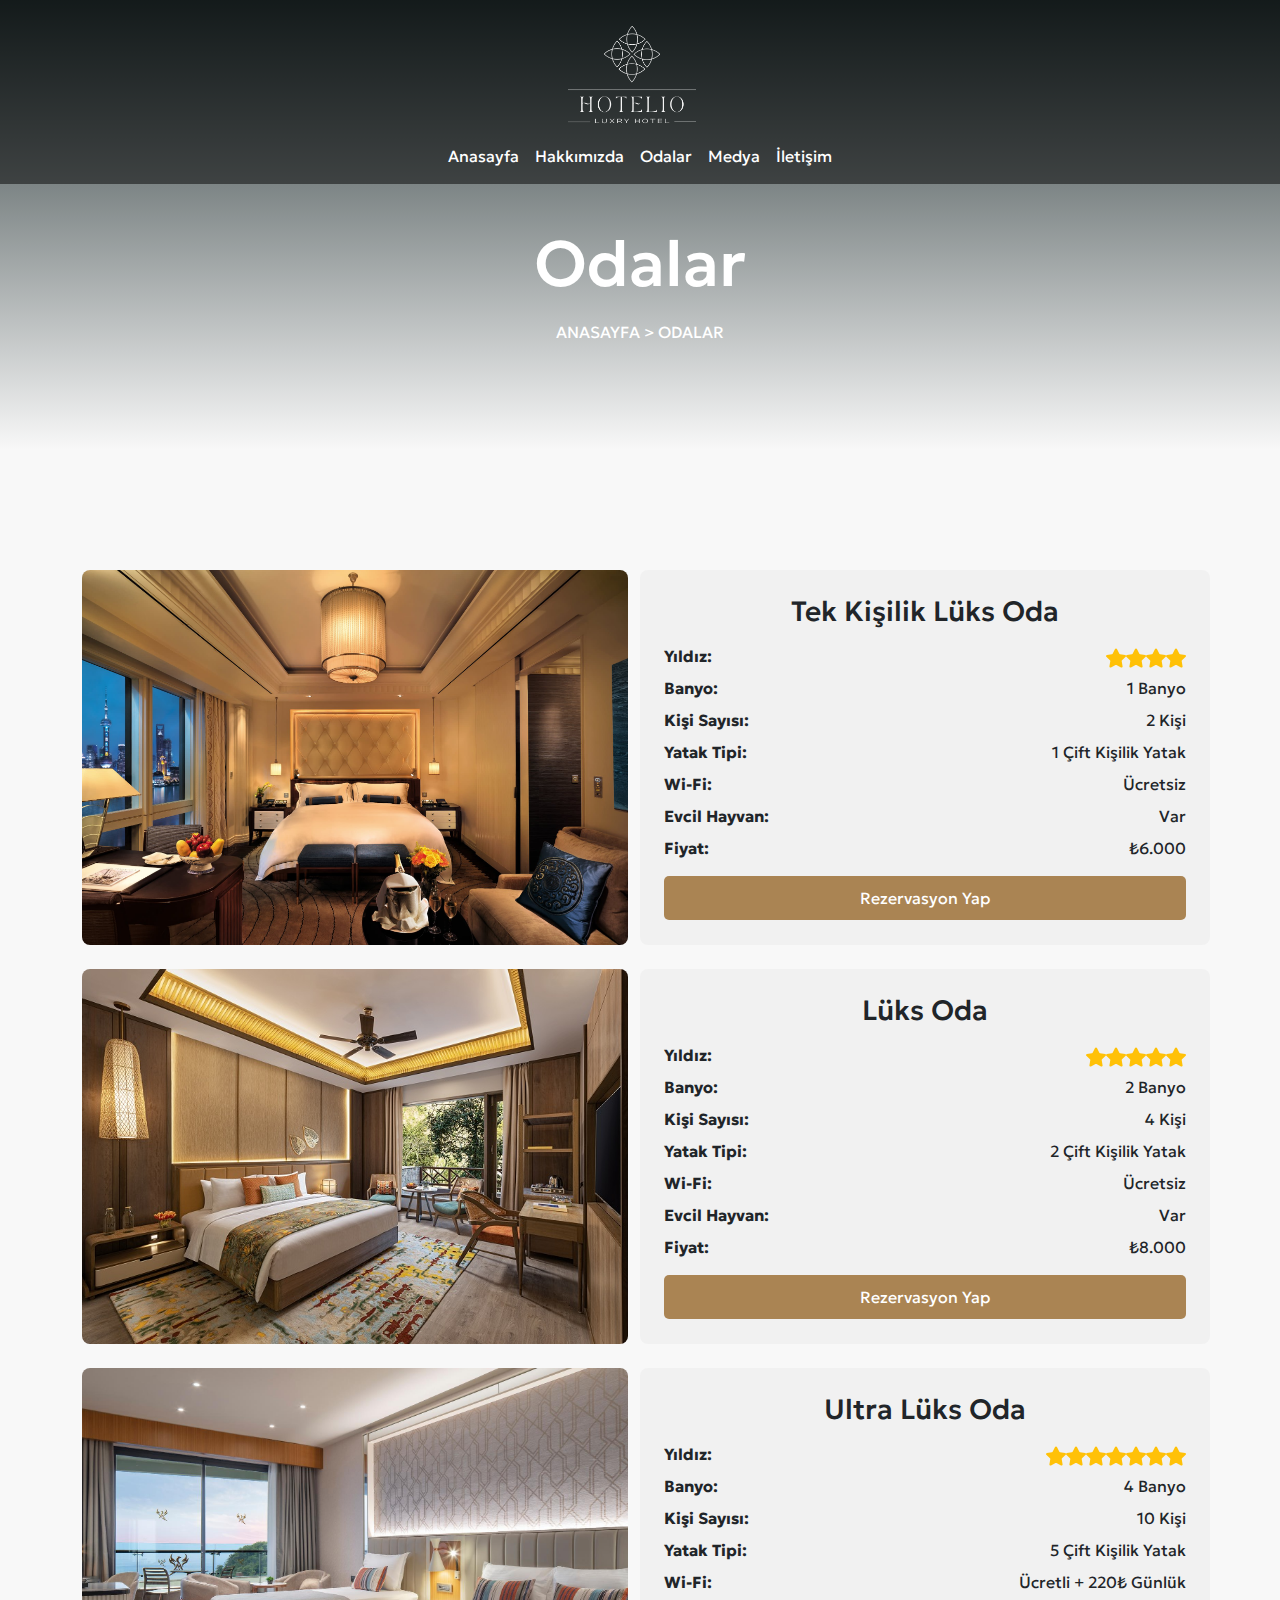
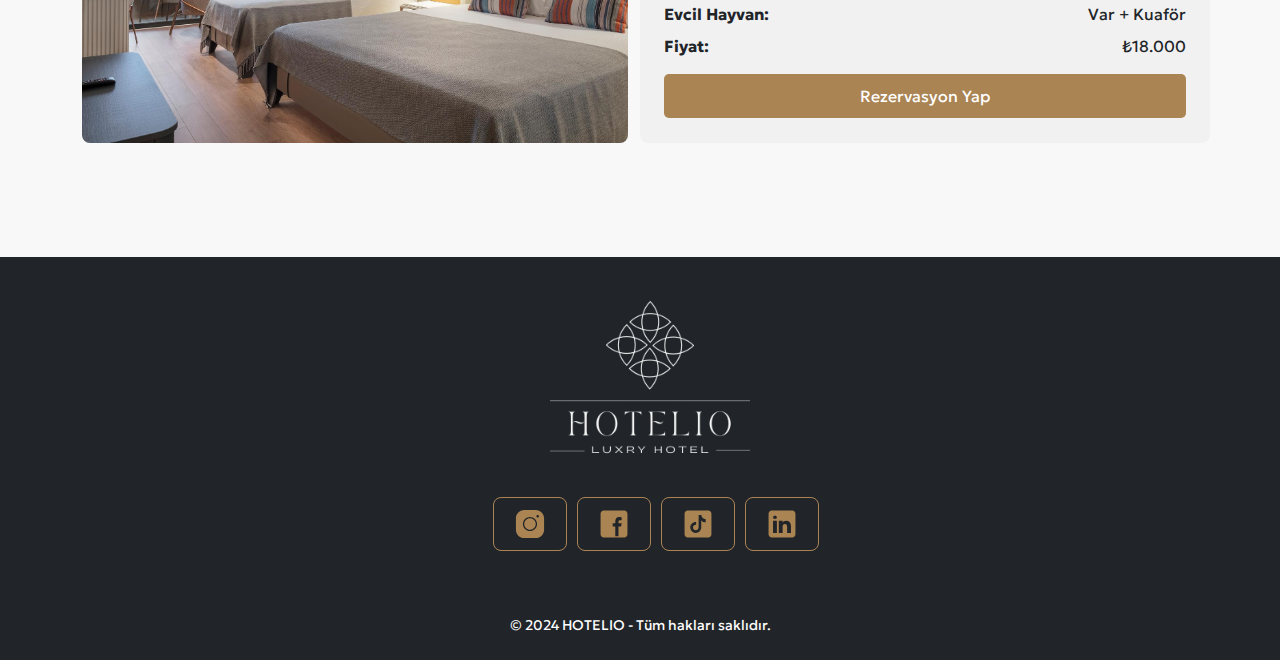
<file: rooms.html>
<!DOCTYPE html>
<html lang="en">

<head>
    <meta charset="UTF-8">
    <meta name="viewport" content="width=device-width, initial-scale=1.0">
    <title>Odalar - HOTELIO</title>
    <link href="https://cdn.jsdelivr.net/npm/bootstrap@5.3.0-alpha1/dist/css/bootstrap.min.css" rel="stylesheet">
    <link rel="shortcut icon" href="images/company/icon.png" type="image/x-icon">
    <link rel="stylesheet" href="style.css">
</head>

<body>
    <header class="header">
        <nav class="navbar navbar-expand-lg">
            <div class="container d-flex flex-column align-items-center">
                <a class="navbar-brand text-white logo" href="javascript:;"><img src="images/company/logo.png" alt="Logo" class="img-fluid"></a>
                <button class="navbar-toggler" type="button" data-bs-toggle="collapse" data-bs-target="#navbarNav" aria-controls="navbarNav" aria-expanded="false" aria-label="Toggle navigation">
                    <span class="navbar-toggler-icon"></span>
                </button>
                <div class="collapse navbar-collapse justify-content-center" id="navbarNav">
                    <ul class="navbar-nav">
                        <li class="nav-item">
                            <a class="nav-link text-white" href="/hotelio-otel-rezevasyon/index.html">Anasayfa</a>
                        </li>
                        <li class="nav-item">
                            <a class="nav-link text-white" href="/hotelio-otel-rezevasyon/about.html">Hakkımızda</a>
                        </li>
                        <li class="nav-item">
                            <a class="nav-link text-white" href="/hotelio-otel-rezevasyon/rooms.html">Odalar</a>
                        </li>
                        <li class="nav-item">
                            <a class="nav-link text-white" href="/hotelio-otel-rezevasyon/media.html">Medya</a>
                        </li>
                        <li class="nav-item">
                            <a class="nav-link text-white" href="/hotelio-otel-rezevasyon/contact.html">İletişim</a>
                        </li>
                    </ul>
                </div>
            </div>
        </nav>
    </header>

    <section class="page-title"
        style="background-image: url(https://html.kodesolution.com/2024/hoexr-php/images/background/page-title-bg.png);">
        <div class="title-area-header">
            <div class="title-outer text-center">
                <h1 class="title">Odalar</h1>
                <div class="routearea">Anasayfa > Odalar</div>
            </div>
        </div>
    </section>
    <style>
        .header {
            background: none !important;
            height: 0 !important;
        }
    </style>
    <section class="rooms-page">
        <div class="rooms-all">
            <div class="container">
                <div class="row">
                    <div class="col-lg-12 mb-4">
                        <div class="rooms-card-main row">
                            <div class="col-lg-6 col-md-12 rooms-card-left mb-4 mb-md-0">
                                <img src="images/hotels/images6.jpg" alt="Oda Resimi" class="img-fluid w-100">
                            </div>
                            <div class="col-lg-6 col-md-12 rooms-card-right d-flex flex-column justify-content-center p-4"
                                style="background-color: #f1f1f1;">
                                <h3 class="mb-3 text-center">Tek Kişilik Lüks Oda</h3>

                                <ul class="rooms-ul list-unstyled">
                                    <li class="mb-2 d-flex justify-content-between align-items-center">
                                        <strong>Yıldız:</strong> <span><svg height="20px" width="20px" version="1.1"
                                                id="Capa_1" xmlns="http://www.w3.org/2000/svg"
                                                xmlns:xlink="http://www.w3.org/1999/xlink" viewBox="0 0 47.94 47.94"
                                                xml:space="preserve" fill="#000000">
                                                <g id="SVGRepo_bgCarrier" stroke-width="0"></g>
                                                <g id="SVGRepo_tracerCarrier" stroke-linecap="round"
                                                    stroke-linejoin="round"></g>
                                                <g id="SVGRepo_iconCarrier">
                                                    <path style="fill:#FFC107;"
                                                        d="M26.285,2.486l5.407,10.956c0.376,0.762,1.103,1.29,1.944,1.412l12.091,1.757 c2.118,0.308,2.963,2.91,1.431,4.403l-8.749,8.528c-0.608,0.593-0.886,1.448-0.742,2.285l2.065,12.042 c0.362,2.109-1.852,3.717-3.746,2.722l-10.814-5.685c-0.752-0.395-1.651-0.395-2.403,0l-10.814,5.685 c-1.894,0.996-4.108-0.613-3.746-2.722l2.065-12.042c0.144-0.837-0.134-1.692-0.742-2.285l-8.749-8.528 c-1.532-1.494-0.687-4.096,1.431-4.403l12.091-1.757c0.841-0.122,1.568-0.65,1.944-1.412l5.407-10.956 C22.602,0.567,25.338,0.567,26.285,2.486z">
                                                    </path>
                                                </g>
                                            </svg><svg height="20px" width="20px" version="1.1" id="Capa_1"
                                                xmlns="http://www.w3.org/2000/svg"
                                                xmlns:xlink="http://www.w3.org/1999/xlink" viewBox="0 0 47.94 47.94"
                                                xml:space="preserve" fill="#000000">
                                                <g id="SVGRepo_bgCarrier" stroke-width="0"></g>
                                                <g id="SVGRepo_tracerCarrier" stroke-linecap="round"
                                                    stroke-linejoin="round"></g>
                                                <g id="SVGRepo_iconCarrier">
                                                    <path style="fill:#FFC107;"
                                                        d="M26.285,2.486l5.407,10.956c0.376,0.762,1.103,1.29,1.944,1.412l12.091,1.757 c2.118,0.308,2.963,2.91,1.431,4.403l-8.749,8.528c-0.608,0.593-0.886,1.448-0.742,2.285l2.065,12.042 c0.362,2.109-1.852,3.717-3.746,2.722l-10.814-5.685c-0.752-0.395-1.651-0.395-2.403,0l-10.814,5.685 c-1.894,0.996-4.108-0.613-3.746-2.722l2.065-12.042c0.144-0.837-0.134-1.692-0.742-2.285l-8.749-8.528 c-1.532-1.494-0.687-4.096,1.431-4.403l12.091-1.757c0.841-0.122,1.568-0.65,1.944-1.412l5.407-10.956 C22.602,0.567,25.338,0.567,26.285,2.486z">
                                                    </path>
                                                </g>
                                            </svg><svg height="20px" width="20px" version="1.1" id="Capa_1"
                                                xmlns="http://www.w3.org/2000/svg"
                                                xmlns:xlink="http://www.w3.org/1999/xlink" viewBox="0 0 47.94 47.94"
                                                xml:space="preserve" fill="#000000">
                                                <g id="SVGRepo_bgCarrier" stroke-width="0"></g>
                                                <g id="SVGRepo_tracerCarrier" stroke-linecap="round"
                                                    stroke-linejoin="round"></g>
                                                <g id="SVGRepo_iconCarrier">
                                                    <path style="fill:#FFC107;"
                                                        d="M26.285,2.486l5.407,10.956c0.376,0.762,1.103,1.29,1.944,1.412l12.091,1.757 c2.118,0.308,2.963,2.91,1.431,4.403l-8.749,8.528c-0.608,0.593-0.886,1.448-0.742,2.285l2.065,12.042 c0.362,2.109-1.852,3.717-3.746,2.722l-10.814-5.685c-0.752-0.395-1.651-0.395-2.403,0l-10.814,5.685 c-1.894,0.996-4.108-0.613-3.746-2.722l2.065-12.042c0.144-0.837-0.134-1.692-0.742-2.285l-8.749-8.528 c-1.532-1.494-0.687-4.096,1.431-4.403l12.091-1.757c0.841-0.122,1.568-0.65,1.944-1.412l5.407-10.956 C22.602,0.567,25.338,0.567,26.285,2.486z">
                                                    </path>
                                                </g>
                                            </svg><svg height="20px" width="20px" version="1.1" id="Capa_1"
                                                xmlns="http://www.w3.org/2000/svg"
                                                xmlns:xlink="http://www.w3.org/1999/xlink" viewBox="0 0 47.94 47.94"
                                                xml:space="preserve" fill="#000000">
                                                <g id="SVGRepo_bgCarrier" stroke-width="0"></g>
                                                <g id="SVGRepo_tracerCarrier" stroke-linecap="round"
                                                    stroke-linejoin="round"></g>
                                                <g id="SVGRepo_iconCarrier">
                                                    <path style="fill:#FFC107;"
                                                        d="M26.285,2.486l5.407,10.956c0.376,0.762,1.103,1.29,1.944,1.412l12.091,1.757 c2.118,0.308,2.963,2.91,1.431,4.403l-8.749,8.528c-0.608,0.593-0.886,1.448-0.742,2.285l2.065,12.042 c0.362,2.109-1.852,3.717-3.746,2.722l-10.814-5.685c-0.752-0.395-1.651-0.395-2.403,0l-10.814,5.685 c-1.894,0.996-4.108-0.613-3.746-2.722l2.065-12.042c0.144-0.837-0.134-1.692-0.742-2.285l-8.749-8.528 c-1.532-1.494-0.687-4.096,1.431-4.403l12.091-1.757c0.841-0.122,1.568-0.65,1.944-1.412l5.407-10.956 C22.602,0.567,25.338,0.567,26.285,2.486z">
                                                    </path>
                                                </g>
                                            </svg></span>
                                    </li>
                                    <li class="mb-2 d-flex justify-content-between align-items-center">
                                        <strong>Banyo:</strong> <span>1 Banyo</span>
                                    </li>
                                    <li class="mb-2 d-flex justify-content-between align-items-center">
                                        <strong>Kişi Sayısı:</strong> <span>2 Kişi</span>
                                    </li>
                                    <li class="mb-2 d-flex justify-content-between align-items-center">
                                        <strong>Yatak Tipi:</strong> <span>1 Çift Kişilik Yatak</span>
                                    </li>
                                    <li class="mb-2 d-flex justify-content-between align-items-center">
                                        <strong>Wi-Fi:</strong> <span>Ücretsiz</span>
                                    </li>
                                    <li class="mb-2 d-flex justify-content-between align-items-center">
                                        <strong>Evcil Hayvan:</strong> <span>Var</span>
                                    </li>
                                    <li class="d-flex justify-content-between align-items-center">
                                        <strong>Fiyat:</strong> <span>₺6.000</span>
                                    </li>
                                </ul>

                                <a href="/hotelio-otel-rezevasyon/booking.html" class="btn firstbtn">Rezervasyon Yap</a>
                            </div>
                        </div>
                    </div>
                    <div class="col-lg-12 mb-4">
                        <div class="rooms-card-main row">
                            <div class="col-lg-6 col-md-12 rooms-card-left mb-4 mb-md-0">
                                <img src="images/hotels/images13.jpg" alt="Oda Resimi" class="img-fluid w-100">
                            </div>
                            <div class="col-lg-6 col-md-12 rooms-card-right d-flex flex-column justify-content-center p-4"
                                style="background-color: #f1f1f1;">
                                <h3 class="mb-3 text-center">Lüks Oda</h3>

                                <ul class="list-unstyled">
                                    <li class="mb-2 d-flex justify-content-between align-items-center">
                                        <strong>Yıldız:</strong> <span><svg height="20px" width="20px" version="1.1"
                                                id="Capa_1" xmlns="http://www.w3.org/2000/svg"
                                                xmlns:xlink="http://www.w3.org/1999/xlink" viewBox="0 0 47.94 47.94"
                                                xml:space="preserve" fill="#000000">
                                                <g id="SVGRepo_bgCarrier" stroke-width="0"></g>
                                                <g id="SVGRepo_tracerCarrier" stroke-linecap="round"
                                                    stroke-linejoin="round"></g>
                                                <g id="SVGRepo_iconCarrier">
                                                    <path style="fill:#FFC107;"
                                                        d="M26.285,2.486l5.407,10.956c0.376,0.762,1.103,1.29,1.944,1.412l12.091,1.757 c2.118,0.308,2.963,2.91,1.431,4.403l-8.749,8.528c-0.608,0.593-0.886,1.448-0.742,2.285l2.065,12.042 c0.362,2.109-1.852,3.717-3.746,2.722l-10.814-5.685c-0.752-0.395-1.651-0.395-2.403,0l-10.814,5.685 c-1.894,0.996-4.108-0.613-3.746-2.722l2.065-12.042c0.144-0.837-0.134-1.692-0.742-2.285l-8.749-8.528 c-1.532-1.494-0.687-4.096,1.431-4.403l12.091-1.757c0.841-0.122,1.568-0.65,1.944-1.412l5.407-10.956 C22.602,0.567,25.338,0.567,26.285,2.486z">
                                                    </path>
                                                </g>
                                            </svg><svg height="20px" width="20px" version="1.1" id="Capa_1"
                                                xmlns="http://www.w3.org/2000/svg"
                                                xmlns:xlink="http://www.w3.org/1999/xlink" viewBox="0 0 47.94 47.94"
                                                xml:space="preserve" fill="#000000">
                                                <g id="SVGRepo_bgCarrier" stroke-width="0"></g>
                                                <g id="SVGRepo_tracerCarrier" stroke-linecap="round"
                                                    stroke-linejoin="round"></g>
                                                <g id="SVGRepo_iconCarrier">
                                                    <path style="fill:#FFC107;"
                                                        d="M26.285,2.486l5.407,10.956c0.376,0.762,1.103,1.29,1.944,1.412l12.091,1.757 c2.118,0.308,2.963,2.91,1.431,4.403l-8.749,8.528c-0.608,0.593-0.886,1.448-0.742,2.285l2.065,12.042 c0.362,2.109-1.852,3.717-3.746,2.722l-10.814-5.685c-0.752-0.395-1.651-0.395-2.403,0l-10.814,5.685 c-1.894,0.996-4.108-0.613-3.746-2.722l2.065-12.042c0.144-0.837-0.134-1.692-0.742-2.285l-8.749-8.528 c-1.532-1.494-0.687-4.096,1.431-4.403l12.091-1.757c0.841-0.122,1.568-0.65,1.944-1.412l5.407-10.956 C22.602,0.567,25.338,0.567,26.285,2.486z">
                                                    </path>
                                                </g>
                                            </svg><svg height="20px" width="20px" version="1.1" id="Capa_1"
                                                xmlns="http://www.w3.org/2000/svg"
                                                xmlns:xlink="http://www.w3.org/1999/xlink" viewBox="0 0 47.94 47.94"
                                                xml:space="preserve" fill="#000000">
                                                <g id="SVGRepo_bgCarrier" stroke-width="0"></g>
                                                <g id="SVGRepo_tracerCarrier" stroke-linecap="round"
                                                    stroke-linejoin="round"></g>
                                                <g id="SVGRepo_iconCarrier">
                                                    <path style="fill:#FFC107;"
                                                        d="M26.285,2.486l5.407,10.956c0.376,0.762,1.103,1.29,1.944,1.412l12.091,1.757 c2.118,0.308,2.963,2.91,1.431,4.403l-8.749,8.528c-0.608,0.593-0.886,1.448-0.742,2.285l2.065,12.042 c0.362,2.109-1.852,3.717-3.746,2.722l-10.814-5.685c-0.752-0.395-1.651-0.395-2.403,0l-10.814,5.685 c-1.894,0.996-4.108-0.613-3.746-2.722l2.065-12.042c0.144-0.837-0.134-1.692-0.742-2.285l-8.749-8.528 c-1.532-1.494-0.687-4.096,1.431-4.403l12.091-1.757c0.841-0.122,1.568-0.65,1.944-1.412l5.407-10.956 C22.602,0.567,25.338,0.567,26.285,2.486z">
                                                    </path>
                                                </g>
                                            </svg><svg height="20px" width="20px" version="1.1" id="Capa_1"
                                                xmlns="http://www.w3.org/2000/svg"
                                                xmlns:xlink="http://www.w3.org/1999/xlink" viewBox="0 0 47.94 47.94"
                                                xml:space="preserve" fill="#000000">
                                                <g id="SVGRepo_bgCarrier" stroke-width="0"></g>
                                                <g id="SVGRepo_tracerCarrier" stroke-linecap="round"
                                                    stroke-linejoin="round"></g>
                                                <g id="SVGRepo_iconCarrier">
                                                    <path style="fill:#FFC107;"
                                                        d="M26.285,2.486l5.407,10.956c0.376,0.762,1.103,1.29,1.944,1.412l12.091,1.757 c2.118,0.308,2.963,2.91,1.431,4.403l-8.749,8.528c-0.608,0.593-0.886,1.448-0.742,2.285l2.065,12.042 c0.362,2.109-1.852,3.717-3.746,2.722l-10.814-5.685c-0.752-0.395-1.651-0.395-2.403,0l-10.814,5.685 c-1.894,0.996-4.108-0.613-3.746-2.722l2.065-12.042c0.144-0.837-0.134-1.692-0.742-2.285l-8.749-8.528 c-1.532-1.494-0.687-4.096,1.431-4.403l12.091-1.757c0.841-0.122,1.568-0.65,1.944-1.412l5.407-10.956 C22.602,0.567,25.338,0.567,26.285,2.486z">
                                                    </path>
                                                </g>
                                            </svg><svg height="20px" width="20px" version="1.1" id="Capa_1"
                                                xmlns="http://www.w3.org/2000/svg"
                                                xmlns:xlink="http://www.w3.org/1999/xlink" viewBox="0 0 47.94 47.94"
                                                xml:space="preserve" fill="#000000">
                                                <g id="SVGRepo_bgCarrier" stroke-width="0"></g>
                                                <g id="SVGRepo_tracerCarrier" stroke-linecap="round"
                                                    stroke-linejoin="round"></g>
                                                <g id="SVGRepo_iconCarrier">
                                                    <path style="fill:#FFC107;"
                                                        d="M26.285,2.486l5.407,10.956c0.376,0.762,1.103,1.29,1.944,1.412l12.091,1.757 c2.118,0.308,2.963,2.91,1.431,4.403l-8.749,8.528c-0.608,0.593-0.886,1.448-0.742,2.285l2.065,12.042 c0.362,2.109-1.852,3.717-3.746,2.722l-10.814-5.685c-0.752-0.395-1.651-0.395-2.403,0l-10.814,5.685 c-1.894,0.996-4.108-0.613-3.746-2.722l2.065-12.042c0.144-0.837-0.134-1.692-0.742-2.285l-8.749-8.528 c-1.532-1.494-0.687-4.096,1.431-4.403l12.091-1.757c0.841-0.122,1.568-0.65,1.944-1.412l5.407-10.956 C22.602,0.567,25.338,0.567,26.285,2.486z">
                                                    </path>
                                                </g>
                                            </svg></span>
                                    </li>
                                    <li class="mb-2 d-flex justify-content-between align-items-center">
                                        <strong>Banyo:</strong> <span>2 Banyo</span>
                                    </li>
                                    <li class="mb-2 d-flex justify-content-between align-items-center">
                                        <strong>Kişi Sayısı:</strong> <span>4 Kişi</span>
                                    </li>
                                    <li class="mb-2 d-flex justify-content-between align-items-center">
                                        <strong>Yatak Tipi:</strong> <span>2 Çift Kişilik Yatak</span>
                                    </li>
                                    <li class="mb-2 d-flex justify-content-between align-items-center">
                                        <strong>Wi-Fi:</strong> <span>Ücretsiz</span>
                                    </li>
                                    <li class="mb-2 d-flex justify-content-between align-items-center">
                                        <strong>Evcil Hayvan:</strong> <span>Var</span>
                                    </li>
                                    <li class="d-flex justify-content-between align-items-center">
                                        <strong>Fiyat:</strong> <span>₺8.000</span>
                                    </li>
                                </ul>

                                <a href="/hotelio-otel-rezevasyon/booking.html" class="btn firstbtn">Rezervasyon Yap</a>
                            </div>
                        </div>
                    </div>
                    <div class="col-lg-12 mb-4">
                        <div class="rooms-card-main row">
                            <div class="col-lg-6 col-md-12 rooms-card-left mb-4 mb-md-0">
                                <img src="images/hotels/images14.jpg" alt="Oda Resimi" class="img-fluid w-100">
                            </div>
                            <div class="col-lg-6 col-md-12 rooms-card-right d-flex flex-column justify-content-center p-4"
                                style="background-color: #f1f1f1;">
                                <h3 class="mb-3 text-center">Ultra Lüks Oda</h3>

                                <ul class="list-unstyled">
                                    <li class="mb-2 d-flex justify-content-between align-items-center">
                                        <strong>Yıldız:</strong> <span><svg height="20px" width="20px" version="1.1"
                                                id="Capa_1" xmlns="http://www.w3.org/2000/svg"
                                                xmlns:xlink="http://www.w3.org/1999/xlink" viewBox="0 0 47.94 47.94"
                                                xml:space="preserve" fill="#000000">
                                                <g id="SVGRepo_bgCarrier" stroke-width="0"></g>
                                                <g id="SVGRepo_tracerCarrier" stroke-linecap="round"
                                                    stroke-linejoin="round"></g>
                                                <g id="SVGRepo_iconCarrier">
                                                    <path style="fill:#FFC107;"
                                                        d="M26.285,2.486l5.407,10.956c0.376,0.762,1.103,1.29,1.944,1.412l12.091,1.757 c2.118,0.308,2.963,2.91,1.431,4.403l-8.749,8.528c-0.608,0.593-0.886,1.448-0.742,2.285l2.065,12.042 c0.362,2.109-1.852,3.717-3.746,2.722l-10.814-5.685c-0.752-0.395-1.651-0.395-2.403,0l-10.814,5.685 c-1.894,0.996-4.108-0.613-3.746-2.722l2.065-12.042c0.144-0.837-0.134-1.692-0.742-2.285l-8.749-8.528 c-1.532-1.494-0.687-4.096,1.431-4.403l12.091-1.757c0.841-0.122,1.568-0.65,1.944-1.412l5.407-10.956 C22.602,0.567,25.338,0.567,26.285,2.486z">
                                                    </path>
                                                </g>
                                            </svg><svg height="20px" width="20px" version="1.1" id="Capa_1"
                                                xmlns="http://www.w3.org/2000/svg"
                                                xmlns:xlink="http://www.w3.org/1999/xlink" viewBox="0 0 47.94 47.94"
                                                xml:space="preserve" fill="#000000">
                                                <g id="SVGRepo_bgCarrier" stroke-width="0"></g>
                                                <g id="SVGRepo_tracerCarrier" stroke-linecap="round"
                                                    stroke-linejoin="round"></g>
                                                <g id="SVGRepo_iconCarrier">
                                                    <path style="fill:#FFC107;"
                                                        d="M26.285,2.486l5.407,10.956c0.376,0.762,1.103,1.29,1.944,1.412l12.091,1.757 c2.118,0.308,2.963,2.91,1.431,4.403l-8.749,8.528c-0.608,0.593-0.886,1.448-0.742,2.285l2.065,12.042 c0.362,2.109-1.852,3.717-3.746,2.722l-10.814-5.685c-0.752-0.395-1.651-0.395-2.403,0l-10.814,5.685 c-1.894,0.996-4.108-0.613-3.746-2.722l2.065-12.042c0.144-0.837-0.134-1.692-0.742-2.285l-8.749-8.528 c-1.532-1.494-0.687-4.096,1.431-4.403l12.091-1.757c0.841-0.122,1.568-0.65,1.944-1.412l5.407-10.956 C22.602,0.567,25.338,0.567,26.285,2.486z">
                                                    </path>
                                                </g>
                                            </svg><svg height="20px" width="20px" version="1.1" id="Capa_1"
                                                xmlns="http://www.w3.org/2000/svg"
                                                xmlns:xlink="http://www.w3.org/1999/xlink" viewBox="0 0 47.94 47.94"
                                                xml:space="preserve" fill="#000000">
                                                <g id="SVGRepo_bgCarrier" stroke-width="0"></g>
                                                <g id="SVGRepo_tracerCarrier" stroke-linecap="round"
                                                    stroke-linejoin="round"></g>
                                                <g id="SVGRepo_iconCarrier">
                                                    <path style="fill:#FFC107;"
                                                        d="M26.285,2.486l5.407,10.956c0.376,0.762,1.103,1.29,1.944,1.412l12.091,1.757 c2.118,0.308,2.963,2.91,1.431,4.403l-8.749,8.528c-0.608,0.593-0.886,1.448-0.742,2.285l2.065,12.042 c0.362,2.109-1.852,3.717-3.746,2.722l-10.814-5.685c-0.752-0.395-1.651-0.395-2.403,0l-10.814,5.685 c-1.894,0.996-4.108-0.613-3.746-2.722l2.065-12.042c0.144-0.837-0.134-1.692-0.742-2.285l-8.749-8.528 c-1.532-1.494-0.687-4.096,1.431-4.403l12.091-1.757c0.841-0.122,1.568-0.65,1.944-1.412l5.407-10.956 C22.602,0.567,25.338,0.567,26.285,2.486z">
                                                    </path>
                                                </g>
                                            </svg><svg height="20px" width="20px" version="1.1" id="Capa_1"
                                                xmlns="http://www.w3.org/2000/svg"
                                                xmlns:xlink="http://www.w3.org/1999/xlink" viewBox="0 0 47.94 47.94"
                                                xml:space="preserve" fill="#000000">
                                                <g id="SVGRepo_bgCarrier" stroke-width="0"></g>
                                                <g id="SVGRepo_tracerCarrier" stroke-linecap="round"
                                                    stroke-linejoin="round"></g>
                                                <g id="SVGRepo_iconCarrier">
                                                    <path style="fill:#FFC107;"
                                                        d="M26.285,2.486l5.407,10.956c0.376,0.762,1.103,1.29,1.944,1.412l12.091,1.757 c2.118,0.308,2.963,2.91,1.431,4.403l-8.749,8.528c-0.608,0.593-0.886,1.448-0.742,2.285l2.065,12.042 c0.362,2.109-1.852,3.717-3.746,2.722l-10.814-5.685c-0.752-0.395-1.651-0.395-2.403,0l-10.814,5.685 c-1.894,0.996-4.108-0.613-3.746-2.722l2.065-12.042c0.144-0.837-0.134-1.692-0.742-2.285l-8.749-8.528 c-1.532-1.494-0.687-4.096,1.431-4.403l12.091-1.757c0.841-0.122,1.568-0.65,1.944-1.412l5.407-10.956 C22.602,0.567,25.338,0.567,26.285,2.486z">
                                                    </path>
                                                </g>
                                            </svg><svg height="20px" width="20px" version="1.1" id="Capa_1"
                                                xmlns="http://www.w3.org/2000/svg"
                                                xmlns:xlink="http://www.w3.org/1999/xlink" viewBox="0 0 47.94 47.94"
                                                xml:space="preserve" fill="#000000">
                                                <g id="SVGRepo_bgCarrier" stroke-width="0"></g>
                                                <g id="SVGRepo_tracerCarrier" stroke-linecap="round"
                                                    stroke-linejoin="round"></g>
                                                <g id="SVGRepo_iconCarrier">
                                                    <path style="fill:#FFC107;"
                                                        d="M26.285,2.486l5.407,10.956c0.376,0.762,1.103,1.29,1.944,1.412l12.091,1.757 c2.118,0.308,2.963,2.91,1.431,4.403l-8.749,8.528c-0.608,0.593-0.886,1.448-0.742,2.285l2.065,12.042 c0.362,2.109-1.852,3.717-3.746,2.722l-10.814-5.685c-0.752-0.395-1.651-0.395-2.403,0l-10.814,5.685 c-1.894,0.996-4.108-0.613-3.746-2.722l2.065-12.042c0.144-0.837-0.134-1.692-0.742-2.285l-8.749-8.528 c-1.532-1.494-0.687-4.096,1.431-4.403l12.091-1.757c0.841-0.122,1.568-0.65,1.944-1.412l5.407-10.956 C22.602,0.567,25.338,0.567,26.285,2.486z">
                                                    </path>
                                                </g>
                                            </svg><svg height="20px" width="20px" version="1.1" id="Capa_1"
                                                xmlns="http://www.w3.org/2000/svg"
                                                xmlns:xlink="http://www.w3.org/1999/xlink" viewBox="0 0 47.94 47.94"
                                                xml:space="preserve" fill="#000000">
                                                <g id="SVGRepo_bgCarrier" stroke-width="0"></g>
                                                <g id="SVGRepo_tracerCarrier" stroke-linecap="round"
                                                    stroke-linejoin="round"></g>
                                                <g id="SVGRepo_iconCarrier">
                                                    <path style="fill:#FFC107;"
                                                        d="M26.285,2.486l5.407,10.956c0.376,0.762,1.103,1.29,1.944,1.412l12.091,1.757 c2.118,0.308,2.963,2.91,1.431,4.403l-8.749,8.528c-0.608,0.593-0.886,1.448-0.742,2.285l2.065,12.042 c0.362,2.109-1.852,3.717-3.746,2.722l-10.814-5.685c-0.752-0.395-1.651-0.395-2.403,0l-10.814,5.685 c-1.894,0.996-4.108-0.613-3.746-2.722l2.065-12.042c0.144-0.837-0.134-1.692-0.742-2.285l-8.749-8.528 c-1.532-1.494-0.687-4.096,1.431-4.403l12.091-1.757c0.841-0.122,1.568-0.65,1.944-1.412l5.407-10.956 C22.602,0.567,25.338,0.567,26.285,2.486z">
                                                    </path>
                                                </g>
                                            </svg><svg height="20px" width="20px" version="1.1" id="Capa_1"
                                                xmlns="http://www.w3.org/2000/svg"
                                                xmlns:xlink="http://www.w3.org/1999/xlink" viewBox="0 0 47.94 47.94"
                                                xml:space="preserve" fill="#000000">
                                                <g id="SVGRepo_bgCarrier" stroke-width="0"></g>
                                                <g id="SVGRepo_tracerCarrier" stroke-linecap="round"
                                                    stroke-linejoin="round"></g>
                                                <g id="SVGRepo_iconCarrier">
                                                    <path style="fill:#FFC107;"
                                                        d="M26.285,2.486l5.407,10.956c0.376,0.762,1.103,1.29,1.944,1.412l12.091,1.757 c2.118,0.308,2.963,2.91,1.431,4.403l-8.749,8.528c-0.608,0.593-0.886,1.448-0.742,2.285l2.065,12.042 c0.362,2.109-1.852,3.717-3.746,2.722l-10.814-5.685c-0.752-0.395-1.651-0.395-2.403,0l-10.814,5.685 c-1.894,0.996-4.108-0.613-3.746-2.722l2.065-12.042c0.144-0.837-0.134-1.692-0.742-2.285l-8.749-8.528 c-1.532-1.494-0.687-4.096,1.431-4.403l12.091-1.757c0.841-0.122,1.568-0.65,1.944-1.412l5.407-10.956 C22.602,0.567,25.338,0.567,26.285,2.486z">
                                                    </path>
                                                </g>
                                            </svg></span>
                                    </li>
                                    <li class="mb-2 d-flex justify-content-between align-items-center">
                                        <strong>Banyo:</strong> <span>4 Banyo</span>
                                    </li>
                                    <li class="mb-2 d-flex justify-content-between align-items-center">
                                        <strong>Kişi Sayısı:</strong> <span>10 Kişi</span>
                                    </li>
                                    <li class="mb-2 d-flex justify-content-between align-items-center">
                                        <strong>Yatak Tipi:</strong> <span>5 Çift Kişilik Yatak</span>
                                    </li>
                                    <li class="mb-2 d-flex justify-content-between align-items-center">
                                        <strong>Wi-Fi:</strong> <span>Ücretli + 220₺ Günlük</span>
                                    </li>
                                    <li class="mb-2 d-flex justify-content-between align-items-center">
                                        <strong>Evcil Hayvan:</strong> <span>Var + Kuaför</span>
                                    </li>
                                    <li class="d-flex justify-content-between align-items-center">
                                        <strong>Fiyat:</strong> <span>₺18.000</span>
                                    </li>
                                </ul>

                                <a href="/hotelio-otel-rezevasyon/booking.html" class="btn firstbtn">Rezervasyon Yap</a>
                            </div>
                        </div>
                    </div>
                </div>
            </div>
        </div>
    </section>

    <footer class="footer bg-dark text-white py-4">
        <div class="container">
            <div class="row text-center text-center">
                <div class="col-md-12 mb-4">
                    <div class="mb-3"><img src="images/company/logo.png" alt="Footer Logo" width="200px;" height="200px" class="img-fluid footerlogo"></div>
                    <div class="social-media">
                        <ul class="d-flex justify-content-center">
                            <li><a href="javascript:;"><svg xmlns="http://www.w3.org/2000/svg" x="0px" y="0px" width="100" height="100" viewBox="0 0 50 50">
                                <path d="M 16 3 C 8.83 3 3 8.83 3 16 L 3 34 C 3 41.17 8.83 47 16 47 L 34 47 C 41.17 47 47 41.17 47 34 L 47 16 C 47 8.83 41.17 3 34 3 L 16 3 z M 37 11 C 38.1 11 39 11.9 39 13 C 39 14.1 38.1 15 37 15 C 35.9 15 35 14.1 35 13 C 35 11.9 35.9 11 37 11 z M 25 14 C 31.07 14 36 18.93 36 25 C 36 31.07 31.07 36 25 36 C 18.93 36 14 31.07 14 25 C 14 18.93 18.93 14 25 14 z M 25 16 C 20.04 16 16 20.04 16 25 C 16 29.96 20.04 34 25 34 C 29.96 34 34 29.96 34 25 C 34 20.04 29.96 16 25 16 z"></path>
                            </svg></a></li>
                            <li><a href="javascript:;"><svg xmlns="http://www.w3.org/2000/svg" x="0px" y="0px" width="100" height="100" viewBox="0 0 50 50">
                                <path d="M41,4H9C6.24,4,4,6.24,4,9v32c0,2.76,2.24,5,5,5h32c2.76,0,5-2.24,5-5V9C46,6.24,43.76,4,41,4z M37,19h-2c-2.14,0-3,0.5-3,2 v3h5l-1,5h-4v15h-5V29h-4v-5h4v-3c0-4,2-7,6-7c2.9,0,4,1,4,1V19z"></path>
                            </svg></a></li>
                            <li><a href="javascript:;"><svg xmlns="http://www.w3.org/2000/svg" x="0px" y="0px" width="100" height="100" viewBox="0 0 50 50">
                                <path d="M41,4H9C6.243,4,4,6.243,4,9v32c0,2.757,2.243,5,5,5h32c2.757,0,5-2.243,5-5V9C46,6.243,43.757,4,41,4z M37.006,22.323 c-0.227,0.021-0.457,0.035-0.69,0.035c-2.623,0-4.928-1.349-6.269-3.388c0,5.349,0,11.435,0,11.537c0,4.709-3.818,8.527-8.527,8.527 s-8.527-3.818-8.527-8.527s3.818-8.527,8.527-8.527c0.178,0,0.352,0.016,0.527,0.027v4.202c-0.175-0.021-0.347-0.053-0.527-0.053 c-2.404,0-4.352,1.948-4.352,4.352s1.948,4.352,4.352,4.352s4.527-1.894,4.527-4.298c0-0.095,0.042-19.594,0.042-19.594h4.016 c0.378,3.591,3.277,6.425,6.901,6.685V22.323z"></path>
                            </svg></a></li>
                            <li><a href="javascript:;"><svg xmlns="http://www.w3.org/2000/svg" x="0px" y="0px" width="100" height="100" viewBox="0 0 50 50">
                                <path d="M41,4H9C6.24,4,4,6.24,4,9v32c0,2.76,2.24,5,5,5h32c2.76,0,5-2.24,5-5V9C46,6.24,43.76,4,41,4z M17,20v19h-6V20H17z M11,14.47c0-1.4,1.2-2.47,3-2.47s2.93,1.07,3,2.47c0,1.4-1.12,2.53-3,2.53C12.2,17,11,15.87,11,14.47z M39,39h-6c0,0,0-9.26,0-10 c0-2-1-4-3.5-4.04h-0.08C27,24.96,26,27.02,26,29c0,0.91,0,10,0,10h-6V20h6v2.56c0,0,1.93-2.56,5.81-2.56 c3.97,0,7.19,2.73,7.19,8.26V39z"></path>
                            </svg></a></li>
                        </ul>
                    </div>
                </div> 
            <div class="text-center mt-4">
                <p class="small mb-0">&copy; 2024 HOTELIO - Tüm hakları saklıdır.</p>
            </div>
        </div>
    </footer>
    

    <script src="https://cdn.jsdelivr.net/npm/bootstrap@5.3.0-alpha1/dist/js/bootstrap.bundle.min.js"></script>
</body>

</html>
</file>
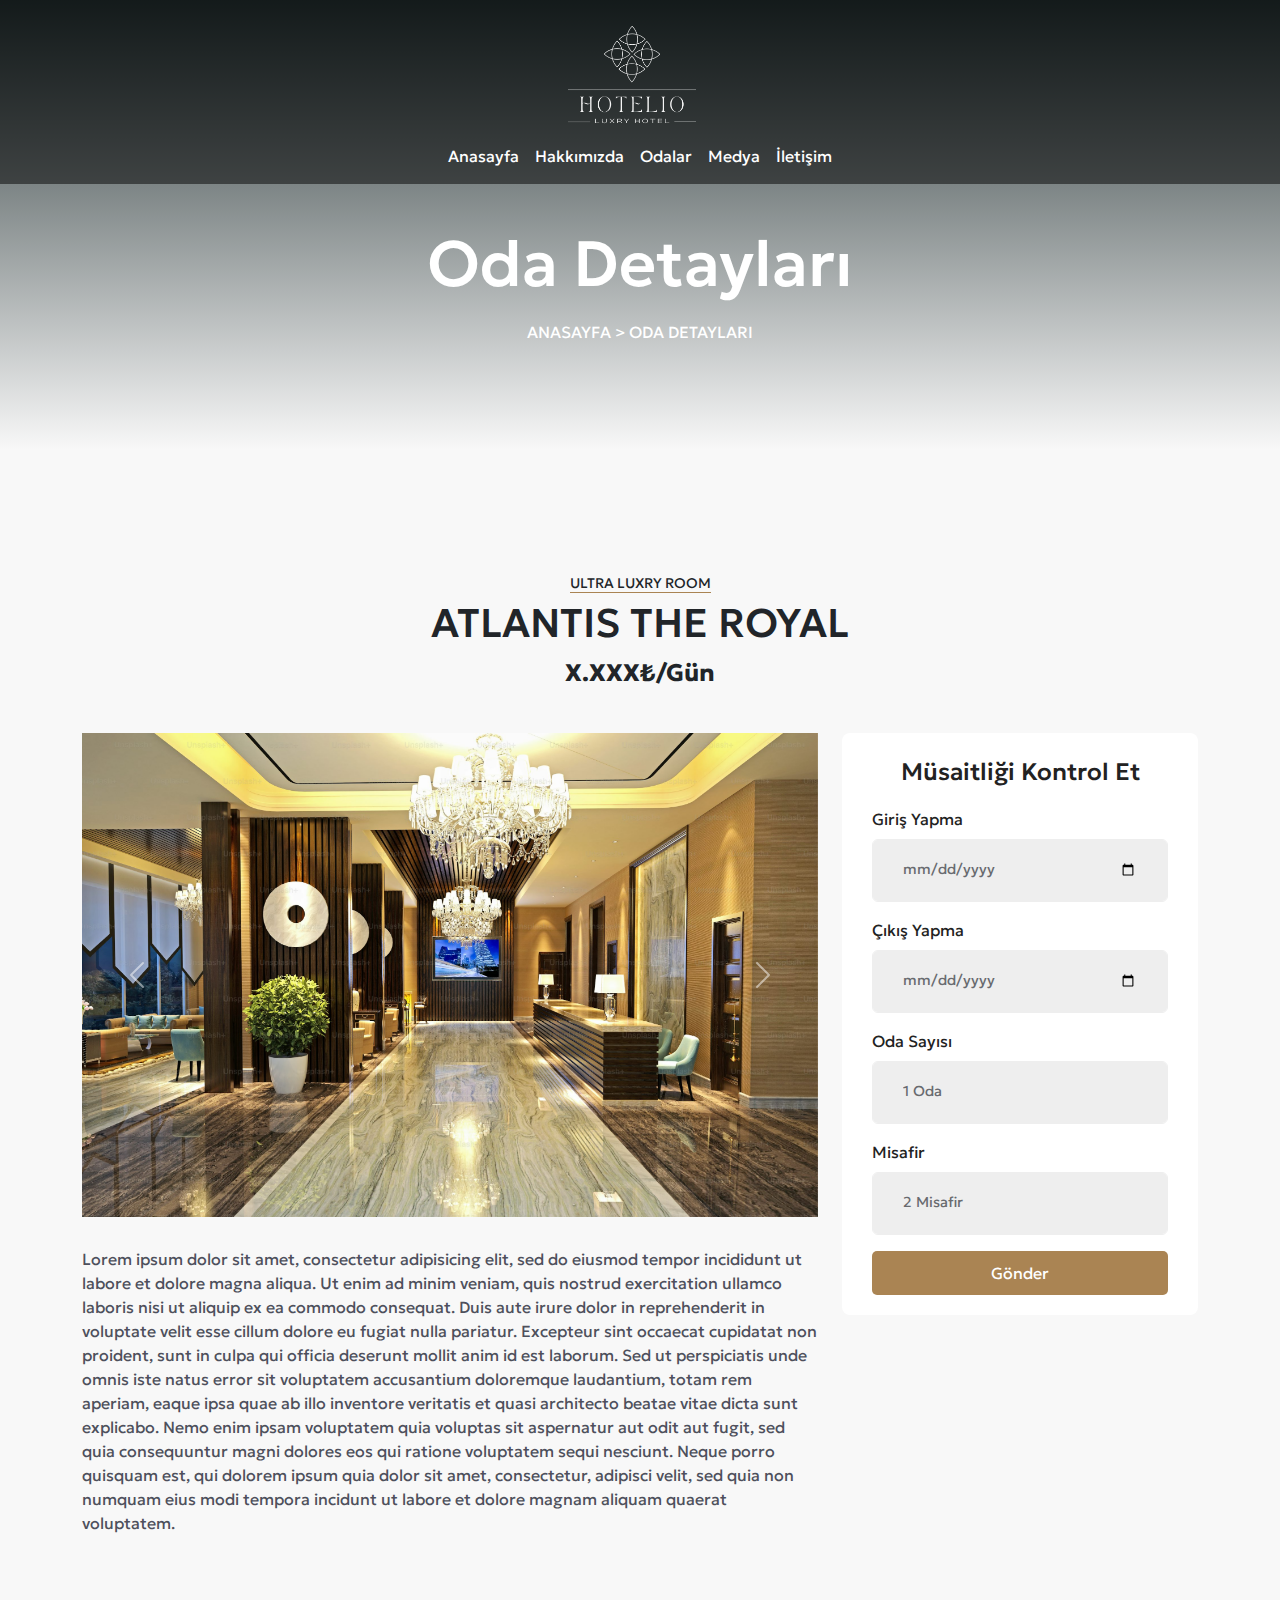
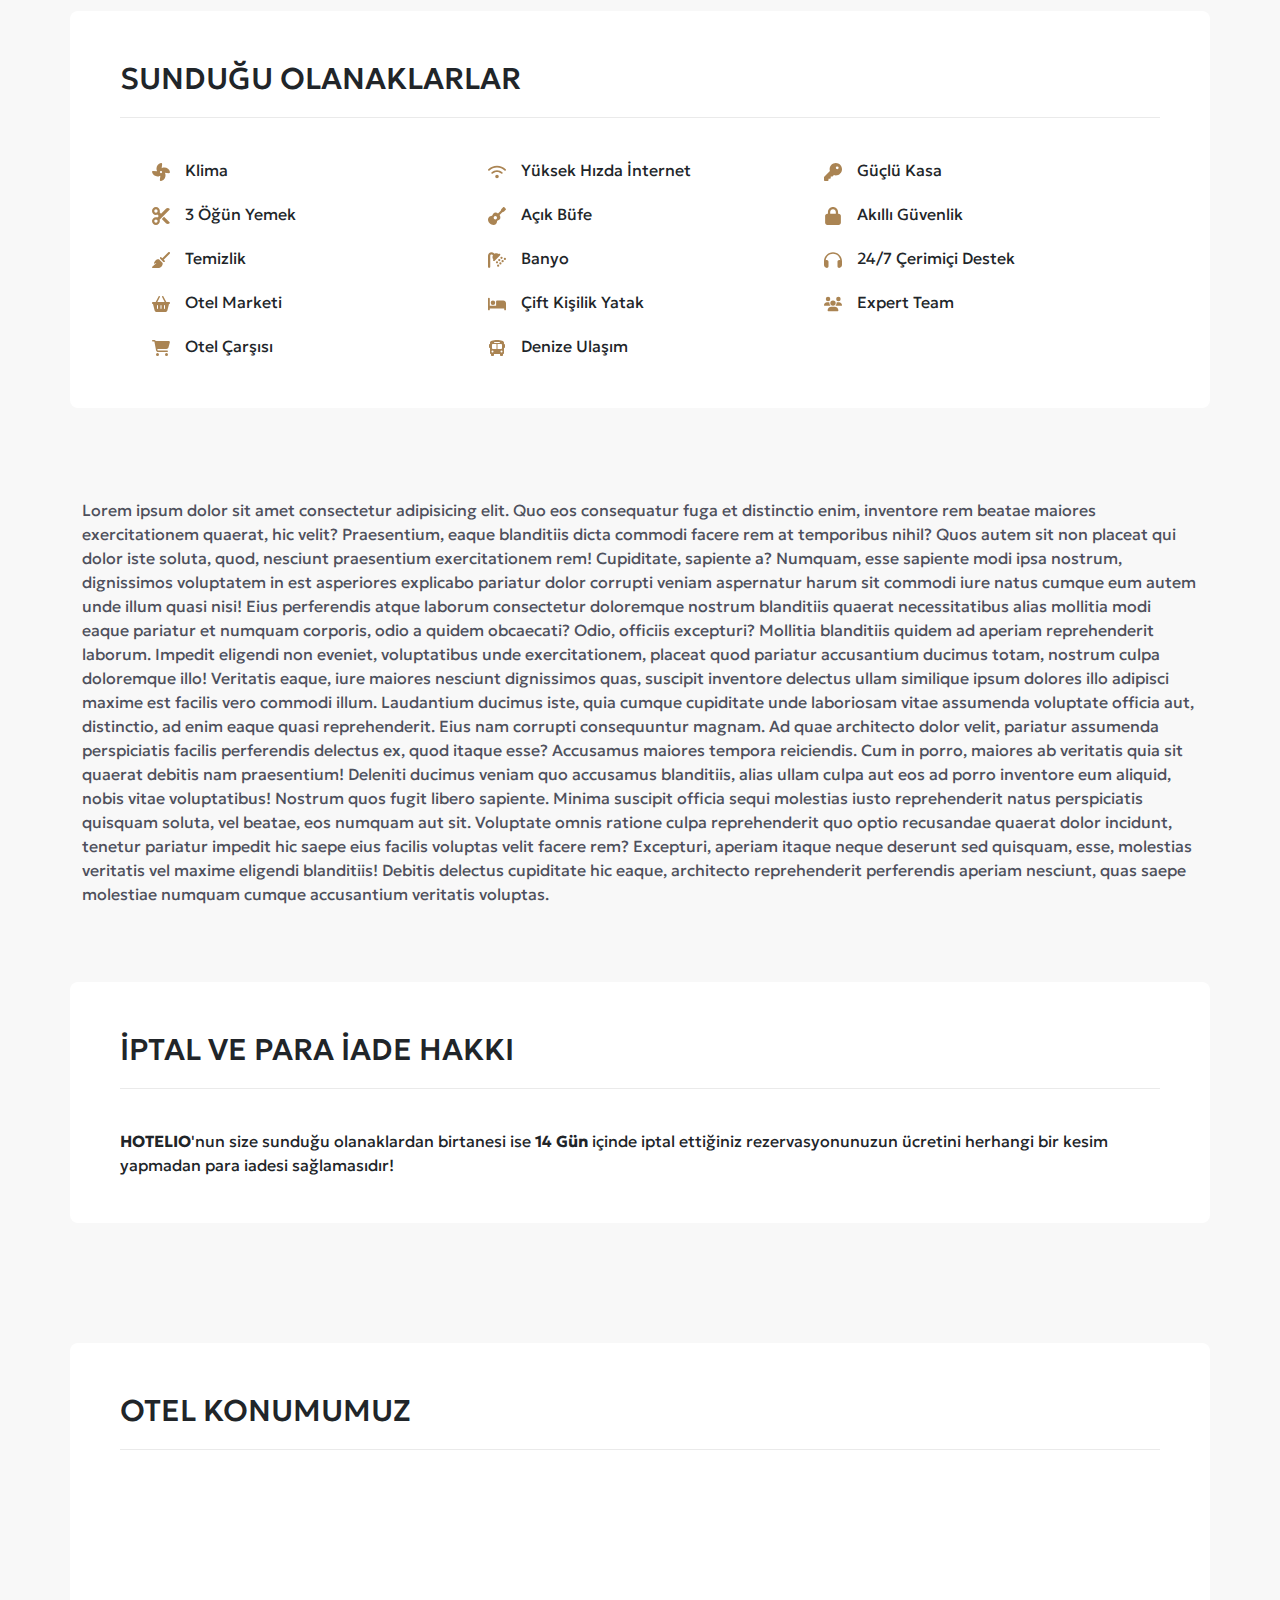
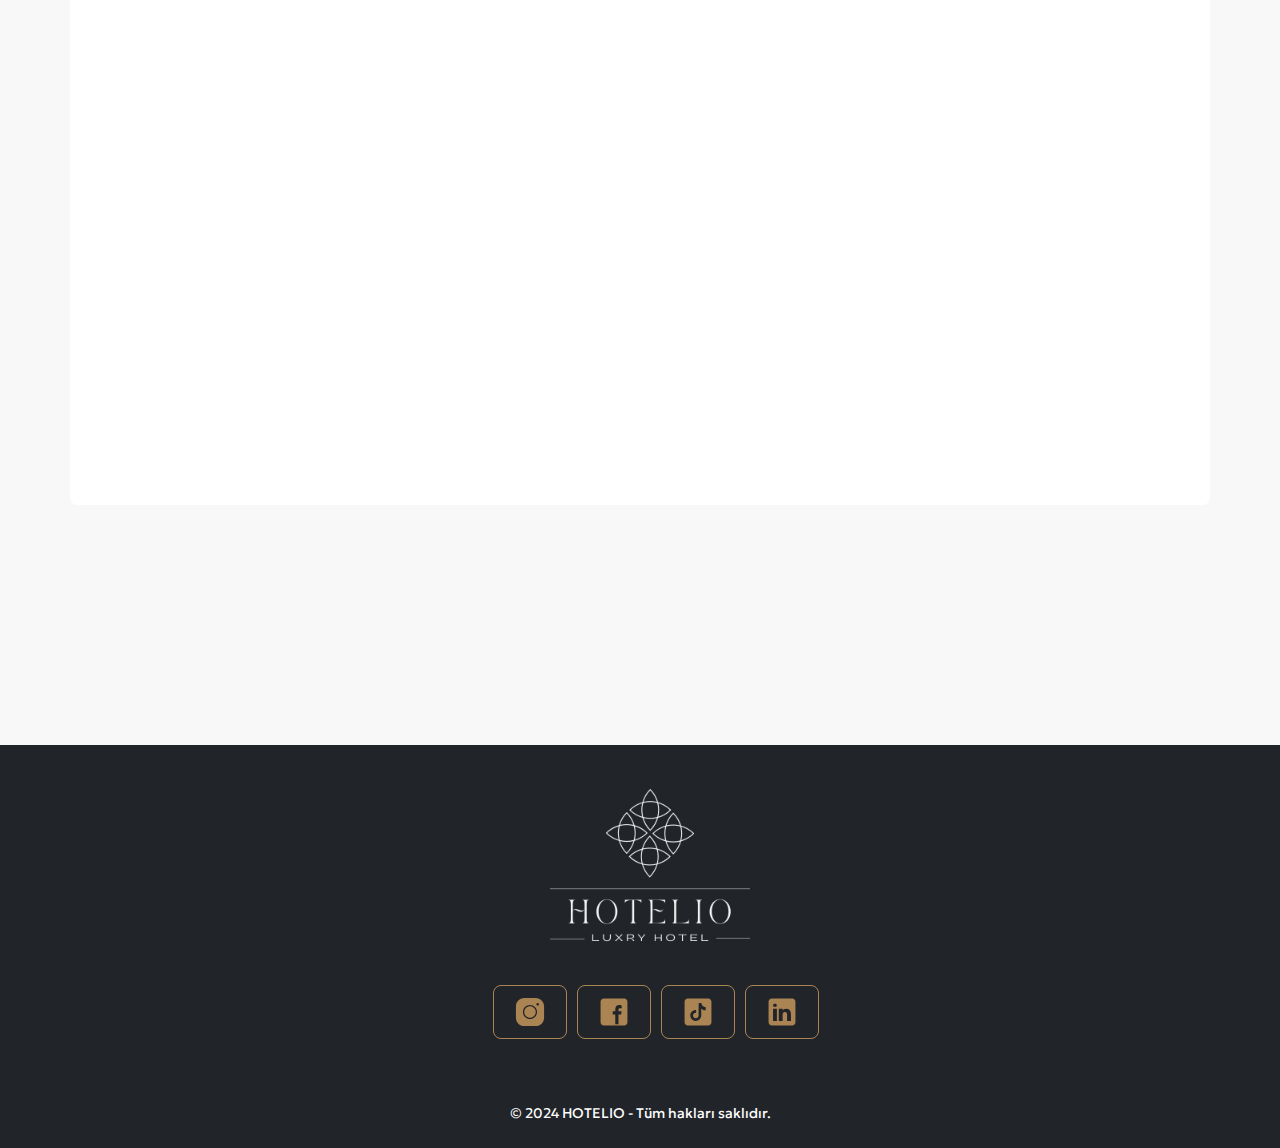
<file: hotelio/booking.html>
<!DOCTYPE html>
<html lang="en">

<head>
    <meta charset="UTF-8">
    <meta name="viewport" content="width=device-width, initial-scale=1.0">
    <title>Odalar - HOTELIO</title>
    <link href="https://cdn.jsdelivr.net/npm/bootstrap@5.3.0-alpha1/dist/css/bootstrap.min.css" rel="stylesheet">
    <link rel="shortcut icon" href="images/company/icon.png" type="image/x-icon">
    <link rel="stylesheet" href="style.css">
</head>

<body>
    <header class="header">
        <nav class="navbar navbar-expand-lg">
            <div class="container d-flex flex-column align-items-center">
                <a class="navbar-brand text-white logo" href="javascript:;"><img src="images/company/logo.png"
                        alt="Logo" class="img-fluid"></a>
                <button class="navbar-toggler" type="button" data-bs-toggle="collapse" data-bs-target="#navbarNav"
                    aria-controls="navbarNav" aria-expanded="false" aria-label="Toggle navigation">
                    <span class="navbar-toggler-icon"></span>
                </button>
                <div class="collapse navbar-collapse justify-content-center" id="navbarNav">
                    <ul class="navbar-nav">
                        <li class="nav-item">
                            <a class="nav-link text-white" href="/index.html">Anasayfa</a>
                        </li>
                        <li class="nav-item">
                            <a class="nav-link text-white" href="/about.html">Hakkımızda</a>
                        </li>
                        <li class="nav-item">
                            <a class="nav-link text-white" href="/rooms.html">Odalar</a>
                        </li>
                        <li class="nav-item">
                            <a class="nav-link text-white" href="/media.html">Medya</a>
                        </li>
                        <li class="nav-item">
                            <a class="nav-link text-white" href="/contact.html">İletişim</a>
                        </li>
                    </ul>
                </div>
            </div>
        </nav>
    </header>

    <section class="page-title"
        style="background-image: url(https://html.kodesolution.com/2024/hoexr-php/images/background/page-title-bg.png);">
        <div class="title-area-header">
            <div class="title-outer text-center">
                <h1 class="title">Oda Detayları</h1>
                <div class="routearea">Anasayfa > Oda Detayları</div>
            </div>
        </div>
    </section>
    <style>
        .header {
            background: none !important;
            height: 0 !important;
        }
    </style>
    <section class="booking-page-hotel-name">
        <div class="container">
            <div class="row">
                <div class="booking-hotel-name-main">
                    <small>ULTRA LUXRY ROOM</small>
                    <h2>Atlantis The Royal</h2>
                    <strong>X.XXX₺/Gün</strong>
                </div>
            </div>
        </div>
    </section>
    <section class="booking-page" style="margin-top: -180px;">
        <div class="booking-all">
            <div class="container">
                <div class="row">
                    <section class="booking-page">
                        <div class="booking-all">
                            <div class="container">
                                <div class="row">
                                    <div class="col-md-8">
                                        <div id="carouselExampleAutoplaying" class="carousel slide"
                                            data-bs-ride="carousel" data-bs-interval="3000">
                                            <div class="carousel-inner">
                                                <div class="carousel-item active">
                                                    <img src="images/hotels/images.jpg"
                                                        class="d-block w-100 img-fluid img-rooms" alt="...">
                                                </div>
                                                <div class="carousel-item">
                                                    <img src="images/hotels/images2.jpg"
                                                        class="d-block w-100 img-fluid img-rooms" alt="...">
                                                </div>
                                                <div class="carousel-item">
                                                    <img src="images/hotels/images4.jpg"
                                                        class="d-block w-100 img-fluid img-rooms" alt="...">
                                                </div>
                                                <div class="carousel-item">
                                                    <img src="images/hotels/images5.jpg"
                                                        class="d-block w-100 img-fluid img-rooms" alt="...">
                                                </div>
                                                <div class="carousel-item">
                                                    <img src="images/hotels/images6.jpg"
                                                        class="d-block w-100 img-fluid img-rooms" alt="...">
                                                </div>
                                            </div>
                                            <button class="carousel-control-prev" type="button"
                                                data-bs-target="#carouselExampleAutoplaying" data-bs-slide="prev">
                                                <span class="carousel-control-prev-icon" aria-hidden="true"></span>
                                                <span class="visually-hidden">Previous</span>
                                            </button>
                                            <button class="carousel-control-next" type="button"
                                                data-bs-target="#carouselExampleAutoplaying" data-bs-slide="next">
                                                <span class="carousel-control-next-icon" aria-hidden="true"></span>
                                                <span class="visually-hidden">Next</span>
                                            </button>
                                        </div>
                                        <div class="booking-under-carousel">
                                            <p>Lorem ipsum dolor sit amet, consectetur adipisicing elit, sed do eiusmod
                                                tempor incididunt ut labore et dolore magna aliqua. Ut enim ad minim
                                                veniam, quis nostrud exercitation ullamco laboris nisi ut aliquip ex ea
                                                commodo consequat. Duis aute irure dolor in reprehenderit in voluptate
                                                velit esse cillum dolore eu fugiat nulla pariatur. Excepteur sint
                                                occaecat cupidatat non proident, sunt in culpa qui officia deserunt
                                                mollit anim id est laborum. Sed ut perspiciatis unde omnis iste natus
                                                error sit voluptatem accusantium doloremque laudantium, totam rem
                                                aperiam, eaque ipsa quae ab illo inventore veritatis et quasi architecto
                                                beatae vitae dicta sunt explicabo. Nemo enim ipsam voluptatem quia
                                                voluptas sit aspernatur aut odit aut fugit, sed quia consequuntur magni
                                                dolores eos qui ratione voluptatem sequi nesciunt. Neque porro quisquam
                                                est, qui dolorem ipsum quia dolor sit amet, consectetur, adipisci velit,
                                                sed quia non numquam eius modi tempora incidunt ut labore et dolore
                                                magnam aliquam quaerat voluptatem.</p>
                                        </div>
                                    </div>
                                    <div class="col-md-4">
                                        <div class="booking-slider-right">
                                            <h4>Müsaitliği Kontrol Et</h4>
                                            <form>
                                                <div class="mb-3">
                                                    <label for="giris" class="form-label">Giriş Yapma</label>
                                                    <input type="date" class="form-control" id="giris"
                                                        placeholder="GiriŞ Yapma">
                                                </div>
                                                <div class="mb-3">
                                                    <label for="cikis" class="form-label">Çıkış Yapma</label>
                                                    <input type="date" class="form-control" id="cikis"
                                                        placeholder=">Çıkış Yapma">
                                                </div>
                                                <div class="mb-3">
                                                    <label for="Oda Sayısı" class="form-label">Oda Sayısı</label>
                                                    <select class="form-control">
                                                        <option value="0">1 Oda</option>
                                                        <option value="1">2 Oda</option>
                                                        <option value="2">3 Oda</option>
                                                        <option value="3">4 Oda</option>
                                                        <option value="4">Daha Fazla</option>
                                                    </select>
                                                </div>
                                                <div class="mb-3">
                                                    <label for="Misafir" class="form-label">Misafir</label>
                                                    <select class="form-control">
                                                        <option value="0">2 Misafir</option>
                                                        <option value="1">4 Misafir</option>
                                                        <option value="2">6 Misafir</option>
                                                        <option value="3">8 Misafir</option>
                                                        <option value="4">Daha Fazla</option>
                                                    </select>
                                                </div>
                                                <button type="submit" class="btn firstbtn">Gönder</button>
                                            </form>
                                        </div>
                                    </div>
                                    <div class="booking-room-details">
                                        <div class="booking-room-details-subtitle">
                                            <h3>Sunduğu olanaklarlar</h3>
                                        </div>
                                        <ul class="booking-room-fearures-list">
                                            <li><img src="images/icons/fan-solid.svg" alt="">Klima</li>
                                            <li><img src="images/icons/wifi-solid.svg" alt="">Yüksek Hızda İnternet</li>
                                            <li><img src="images/icons/key-solid.svg" alt="">Güçlü Kasa</li>
                                            <li><img src="images/icons/scissors-solid.svg" alt="">3 Öğün Yemek</li>
                                            <li><img src="images/icons/guitar-solid.svg" alt="">Açık Büfe</li>
                                            <li><img src="images/icons/lock-solid.svg" alt="">Akıllı Güvenlik</li>
                                            <li><img src="images/icons/broom-solid.svg" alt="">Temizlik</li>
                                            <li><img src="images/icons/shower-solid.svg" alt="">Banyo</li>
                                            <li><img src="images/icons/headphones-solid.svg" alt="">24/7 Çerimiçi Destek
                                            </li>
                                            <li><img src="images/icons/basket-shopping-solid.svg" alt="">Otel Marketi
                                            </li>
                                            <li><img src="images/icons/bed-solid.svg" alt="">Çift Kişilik Yatak</li>
                                            <li><img src="images/icons/users-solid.svg" alt="">Expert Team</li>
                                            <li><img src="images/icons/cart-shopping-solid.svg" alt="">Otel Çarşısı</li>
                                            <li><img src="images/icons/bus-solid.svg" alt="">Denize Ulaşım</li>
                                        </ul>
                                    </div>
                                    <div class="booking-under-carousel">
                                        <p>Lorem ipsum dolor sit amet consectetur adipisicing elit. Quo eos consequatur
                                            fuga et distinctio enim, inventore rem beatae maiores exercitationem
                                            quaerat, hic velit? Praesentium, eaque blanditiis dicta commodi facere rem
                                            at temporibus nihil? Quos autem sit non placeat qui dolor iste soluta, quod,
                                            nesciunt praesentium exercitationem rem! Cupiditate, sapiente a? Numquam,
                                            esse sapiente modi ipsa nostrum, dignissimos voluptatem in est asperiores
                                            explicabo pariatur dolor corrupti veniam aspernatur harum sit commodi iure
                                            natus cumque eum autem unde illum quasi nisi! Eius perferendis atque laborum
                                            consectetur doloremque nostrum blanditiis quaerat necessitatibus alias
                                            mollitia modi eaque pariatur et numquam corporis, odio a quidem obcaecati?
                                            Odio, officiis excepturi? Mollitia blanditiis quidem ad aperiam
                                            reprehenderit laborum. Impedit eligendi non eveniet, voluptatibus unde
                                            exercitationem, placeat quod pariatur accusantium ducimus totam, nostrum
                                            culpa doloremque illo! Veritatis eaque, iure maiores nesciunt dignissimos
                                            quas, suscipit inventore delectus ullam similique ipsum dolores illo
                                            adipisci maxime est facilis vero commodi illum. Laudantium ducimus iste,
                                            quia cumque cupiditate unde laboriosam vitae assumenda voluptate officia
                                            aut, distinctio, ad enim eaque quasi reprehenderit. Eius nam corrupti
                                            consequuntur magnam. Ad quae architecto dolor velit, pariatur assumenda
                                            perspiciatis facilis perferendis delectus ex, quod itaque esse? Accusamus
                                            maiores tempora reiciendis. Cum in porro, maiores ab veritatis quia sit
                                            quaerat debitis nam praesentium! Deleniti ducimus veniam quo accusamus
                                            blanditiis, alias ullam culpa aut eos ad porro inventore eum aliquid, nobis
                                            vitae voluptatibus! Nostrum quos fugit libero sapiente. Minima suscipit
                                            officia sequi molestias iusto reprehenderit natus perspiciatis quisquam
                                            soluta, vel beatae, eos numquam aut sit. Voluptate omnis ratione culpa
                                            reprehenderit quo optio recusandae quaerat dolor incidunt, tenetur pariatur
                                            impedit hic saepe eius facilis voluptas velit facere rem? Excepturi, aperiam
                                            itaque neque deserunt sed quisquam, esse, molestias veritatis vel maxime
                                            eligendi blanditiis! Debitis delectus cupiditate hic eaque, architecto
                                            reprehenderit perferendis aperiam nesciunt, quas saepe molestiae numquam
                                            cumque accusantium veritatis voluptas.</p>
                                    </div>
                                    <div class="booking-room-details">
                                        <div class="booking-room-details-subtitle">
                                            <h3>İptal ve Para İade Hakkı</h3>
                                        </div>
                                        <p><strong>HOTELIO</strong>'nun size sunduğu olanaklardan birtanesi ise
                                            <strong>14 Gün</strong> içinde iptal ettiğiniz rezervasyonunuzun ücretini
                                            herhangi bir kesim yapmadan para iadesi sağlamasıdır!
                                        </p>
                                    </div>
                                    <div class="booking-room-details">
                                        <div class="booking-room-details-subtitle">
                                            <h3>Otel Konumumuz</h3>
                                        </div>
                                        <div class="map-container">
                                            <iframe src="https://www.google.com/maps/embed?pb=!1m18!1m12!1m3!1d102101.70178592793!2d30.635704557474686!3d36.898046384206935!2m3!1f0!2f0!3f0!3m2!1i1024!2i768!4f13.1!3m3!1m2!1s0x14c39aaeddadadc1%3A0x95c69f73f9e32e33!2sAntalya!5e0!3m2!1str!2str!4v1735287413187!5m2!1str!2str" width="600" height="450" style="border:0;" allowfullscreen="" loading="lazy" referrerpolicy="no-referrer-when-downgrade"></iframe>
                                        </div>
                                    </div>
                                </div>
                            </div>
                        </div>
                    </section>
                </div>
            </div>
        </div>
        </div>
    </section>

    <footer class="footer bg-dark text-white py-4">
        <div class="container">
            <div class="row text-center text-center">
                <div class="col-md-12 mb-4">
                    <div class="mb-3"><img src="images/company/logo.png" alt="Footer Logo" width="200px;" height="200px"
                            class="img-fluid footerlogo"></div>
                    <div class="social-media">
                        <ul class="d-flex justify-content-center">
                            <li><a href="javascript:;"><svg xmlns="http://www.w3.org/2000/svg" x="0px" y="0px"
                                        width="100" height="100" viewBox="0 0 50 50">
                                        <path
                                            d="M 16 3 C 8.83 3 3 8.83 3 16 L 3 34 C 3 41.17 8.83 47 16 47 L 34 47 C 41.17 47 47 41.17 47 34 L 47 16 C 47 8.83 41.17 3 34 3 L 16 3 z M 37 11 C 38.1 11 39 11.9 39 13 C 39 14.1 38.1 15 37 15 C 35.9 15 35 14.1 35 13 C 35 11.9 35.9 11 37 11 z M 25 14 C 31.07 14 36 18.93 36 25 C 36 31.07 31.07 36 25 36 C 18.93 36 14 31.07 14 25 C 14 18.93 18.93 14 25 14 z M 25 16 C 20.04 16 16 20.04 16 25 C 16 29.96 20.04 34 25 34 C 29.96 34 34 29.96 34 25 C 34 20.04 29.96 16 25 16 z">
                                        </path>
                                    </svg></a></li>
                            <li><a href="javascript:;"><svg xmlns="http://www.w3.org/2000/svg" x="0px" y="0px"
                                        width="100" height="100" viewBox="0 0 50 50">
                                        <path
                                            d="M41,4H9C6.24,4,4,6.24,4,9v32c0,2.76,2.24,5,5,5h32c2.76,0,5-2.24,5-5V9C46,6.24,43.76,4,41,4z M37,19h-2c-2.14,0-3,0.5-3,2 v3h5l-1,5h-4v15h-5V29h-4v-5h4v-3c0-4,2-7,6-7c2.9,0,4,1,4,1V19z">
                                        </path>
                                    </svg></a></li>
                            <li><a href="javascript:;"><svg xmlns="http://www.w3.org/2000/svg" x="0px" y="0px"
                                        width="100" height="100" viewBox="0 0 50 50">
                                        <path
                                            d="M41,4H9C6.243,4,4,6.243,4,9v32c0,2.757,2.243,5,5,5h32c2.757,0,5-2.243,5-5V9C46,6.243,43.757,4,41,4z M37.006,22.323 c-0.227,0.021-0.457,0.035-0.69,0.035c-2.623,0-4.928-1.349-6.269-3.388c0,5.349,0,11.435,0,11.537c0,4.709-3.818,8.527-8.527,8.527 s-8.527-3.818-8.527-8.527s3.818-8.527,8.527-8.527c0.178,0,0.352,0.016,0.527,0.027v4.202c-0.175-0.021-0.347-0.053-0.527-0.053 c-2.404,0-4.352,1.948-4.352,4.352s1.948,4.352,4.352,4.352s4.527-1.894,4.527-4.298c0-0.095,0.042-19.594,0.042-19.594h4.016 c0.378,3.591,3.277,6.425,6.901,6.685V22.323z">
                                        </path>
                                    </svg></a></li>
                            <li><a href="javascript:;"><svg xmlns="http://www.w3.org/2000/svg" x="0px" y="0px"
                                        width="100" height="100" viewBox="0 0 50 50">
                                        <path
                                            d="M41,4H9C6.24,4,4,6.24,4,9v32c0,2.76,2.24,5,5,5h32c2.76,0,5-2.24,5-5V9C46,6.24,43.76,4,41,4z M17,20v19h-6V20H17z M11,14.47c0-1.4,1.2-2.47,3-2.47s2.93,1.07,3,2.47c0,1.4-1.12,2.53-3,2.53C12.2,17,11,15.87,11,14.47z M39,39h-6c0,0,0-9.26,0-10 c0-2-1-4-3.5-4.04h-0.08C27,24.96,26,27.02,26,29c0,0.91,0,10,0,10h-6V20h6v2.56c0,0,1.93-2.56,5.81-2.56 c3.97,0,7.19,2.73,7.19,8.26V39z">
                                        </path>
                                    </svg></a></li>
                        </ul>
                    </div>
                </div>
                <div class="text-center mt-4">
                    <p class="small mb-0">&copy; 2024 HOTELIO - Tüm hakları saklıdır.</p>
                </div>
            </div>
    </footer>


    <script src="https://cdn.jsdelivr.net/npm/bootstrap@5.3.0-alpha1/dist/js/bootstrap.bundle.min.js"></script>
</body>

</html>
</file>
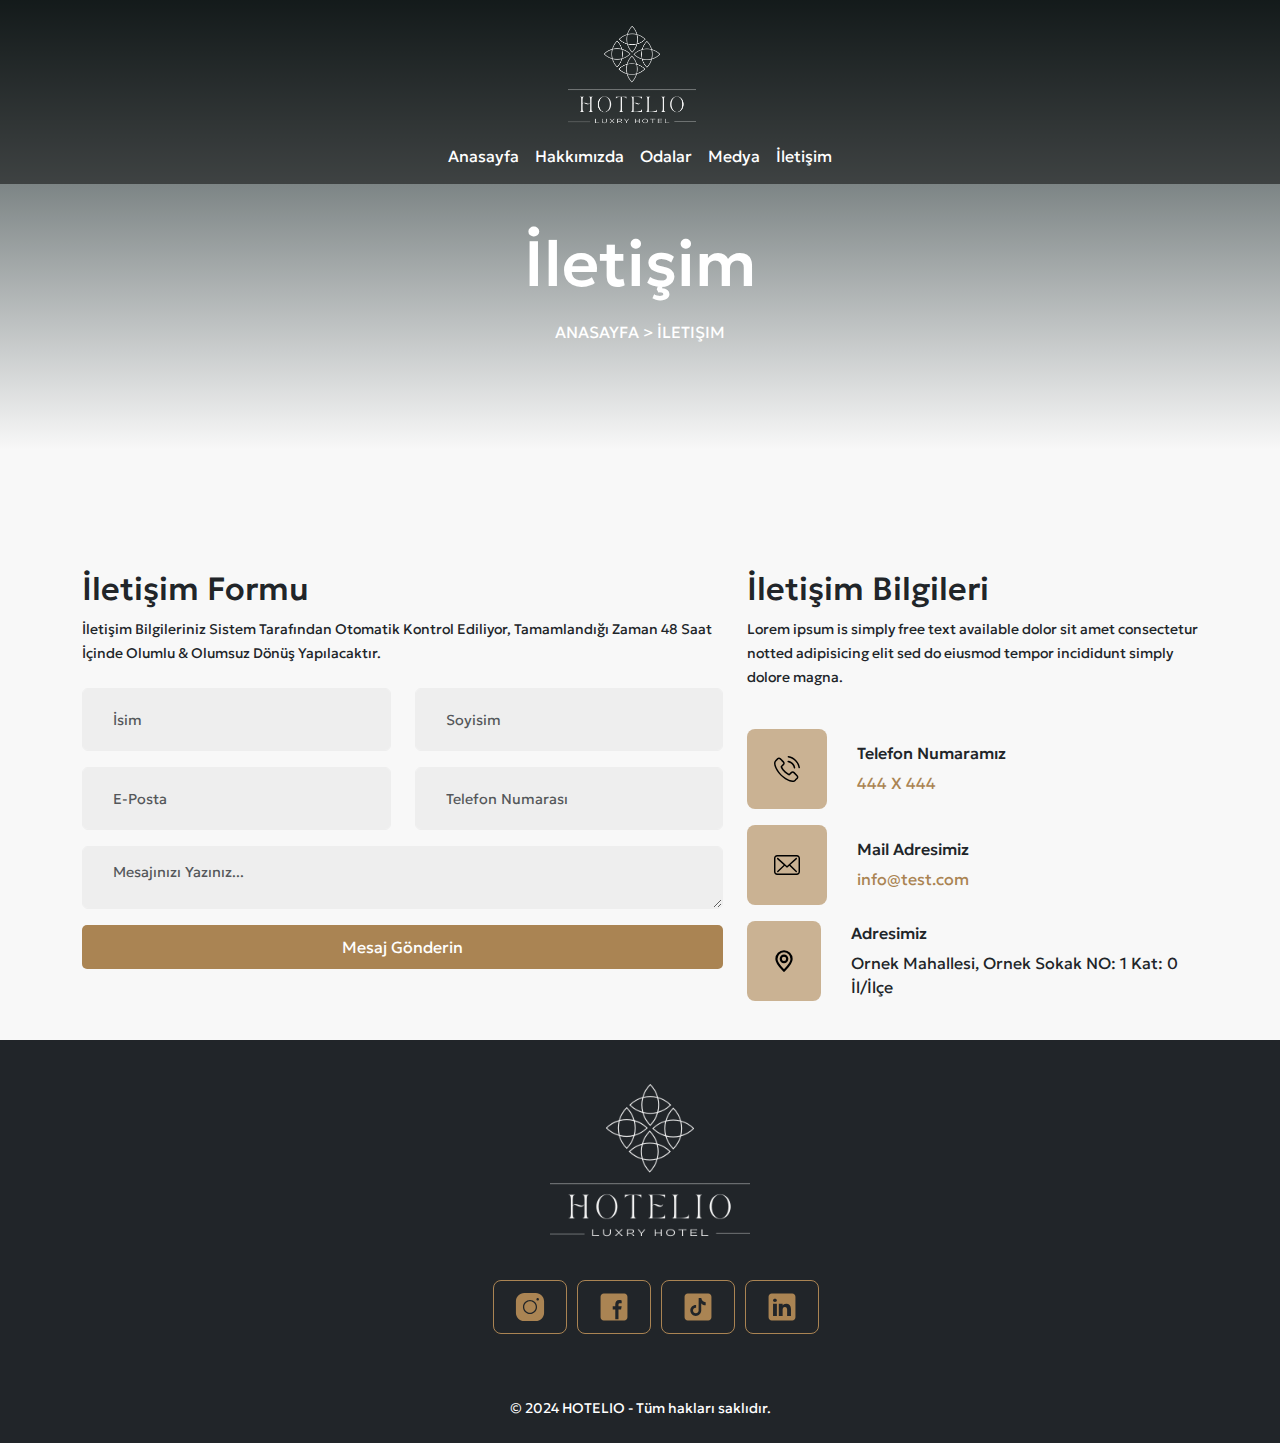
<file: hotelio/contact.html>
<!DOCTYPE html>
<html lang="en">

<head>
    <meta charset="UTF-8">
    <meta name="viewport" content="width=device-width, initial-scale=1.0">
    <title>İletişim - HOTELIO</title>
    <link href="https://cdn.jsdelivr.net/npm/bootstrap@5.3.0-alpha1/dist/css/bootstrap.min.css" rel="stylesheet">
    <link rel="shortcut icon" href="images/company/icon.png" type="image/x-icon">
    <link rel="stylesheet" href="style.css">
</head>

<body>
    <header class="header">
        <nav class="navbar navbar-expand-lg">
            <div class="container d-flex flex-column align-items-center">
                <a class="navbar-brand text-white logo" href="javascript:;"><img src="images/company/logo.png" alt="Logo" class="img-fluid"></a>
                <button class="navbar-toggler" type="button" data-bs-toggle="collapse" data-bs-target="#navbarNav" aria-controls="navbarNav" aria-expanded="false" aria-label="Toggle navigation">
                    <span class="navbar-toggler-icon"></span>
                </button>
                <div class="collapse navbar-collapse justify-content-center" id="navbarNav">
                    <ul class="navbar-nav">
                        <li class="nav-item">
                            <a class="nav-link text-white" href="/index.html">Anasayfa</a>
                        </li>
                        <li class="nav-item">
                            <a class="nav-link text-white" href="/about.html">Hakkımızda</a>
                        </li>
                        <li class="nav-item">
                            <a class="nav-link text-white" href="/rooms.html">Odalar</a>
                        </li>
                        <li class="nav-item">
                            <a class="nav-link text-white" href="/media.html">Medya</a>
                        </li>
                        <li class="nav-item">
                            <a class="nav-link text-white" href="/contact.html">İletişim</a>
                        </li>
                    </ul>
                </div>
            </div>
        </nav>
    </header>
    <section class="page-title"
        style="background-image: url(https://html.kodesolution.com/2024/hoexr-php/images/background/page-title-bg.png);">
        <div class="title-area-header">
            <div class="title-outer text-center">
                <h1 class="title">İletişim</h1>
                <div class="routearea">Anasayfa > İletişim</div>
            </div>
        </div>
    </section>
    <style>
        .header {
            background: none !important;
            height: 0 !important;
        }
    </style>
    <section class="contact-section">
        <div class="contact-page">
            <div class="container">
                <div class="contact-page-area">
                    <div class="row">
                        <div class="contact-page-left col-xl-7 col-lg-6">
                            <div class="mb-4">
                                <h2>İletişim Formu</h2>
                                <small>İletişim Bilgileriniz Sistem Tarafından Otomatik Kontrol Ediliyor, Tamamlandığı
                                    Zaman 48 Saat İçinde Olumlu & Olumsuz Dönüş Yapılacaktır.</small>
                            </div>
                            <form action="javascript:;">
                                <div class="row">
                                    <div class="col-sm-6">
                                        <div class="mb-3">
                                            <input name="name" class="form-control" type="text" placeholder="İsim"
                                                required>
                                        </div>
                                    </div>
                                    <div class="col-sm-6">
                                        <div class="mb-3">
                                            <input name="surname" class="form-control" type="text" placeholder="Soyisim"
                                                required>
                                        </div>
                                    </div>
                                </div>
                                <div class="row">
                                    <div class="col-sm-6">
                                        <div class="mb-3">
                                            <input name="email" class="form-control" type="email" placeholder="E-Posta"
                                                required>
                                        </div>
                                    </div>
                                    <div class="col-sm-6">
                                        <div class="mb-3">
                                            <input name="phone" class="form-control" type="number"
                                                placeholder="Telefon Numarası" required>
                                        </div>
                                    </div>
                                </div>
                                <div class="mb-3">
                                    <textarea name="message" class="form-control required" rows="7"
                                        placeholder="Mesajınızı Yazınız..." required></textarea>
                                </div>
                                <div class="mb-5">
                                    <button type="submit" class="btn firstbtn" data-loading-text="Please wait..."><span
                                            class="btn-title">Mesaj Gönderin</span></button>
                                </div>
                            </form>
                        </div>
                        <div class="contact-page-right col-xl-5 col-lg-6">
                            <div class="mb-4">
                                <h2>İletişim Bilgileri</h2>
                                <small>Lorem ipsum is simply free text available dolor sit amet consectetur notted
                                    adipisicing elit sed do eiusmod tempor incididunt simply dolore magna.</small>
                            </div>
                            <ul class="contact-right-area list-unstyled">
                                <li>
                                    <div class="icon">
                                        <img src="images/icons/phone.svg" alt="Telefon Resmi">
                                    </div>
                                    <div class="text">
                                        <h6>Telefon Numaramız</h6>
                                        <a href="tel:444X444">444 X 444</a>
                                    </div>
                                </li>
                                <li>
                                    <div class="icon">
                                        <img src="images/icons/email.svg" alt="Telefon Resmi">
                                    </div>
                                    <div class="text">
                                        <h6>Mail Adresimiz</h6>
                                        <a href="mailto:info@test.com">info@test.com</a>
                                    </div>
                                </li>
                                <li>
                                    <div class="icon">
                                        <img src="images/icons/location.svg" alt="Adres Resmi">
                                    </div>
                                    <div class="text">
                                        <h6>Adresimiz</h6>
                                        <span>Ornek Mahallesi, Ornek Sokak NO: 1 Kat: 0 İl/İlçe </span>
                                    </div>
                                </li>
                            </ul>
                        </div>
                    </div>
                </div>
            </div>
        </div>
        </div>
    </section>
    <footer class="footer bg-dark text-white py-4">
        <div class="container">
            <div class="row text-center text-center">
                <div class="col-md-12 mb-4">
                    <div class="mb-3"><img src="images/company/logo.png" alt="Footer Logo" width="200px;" height="200px" class="img-fluid footerlogo"></div>
                    <div class="social-media">
                        <ul class="d-flex justify-content-center">
                            <li><a href="javascript:;"><svg xmlns="http://www.w3.org/2000/svg" x="0px" y="0px" width="100" height="100" viewBox="0 0 50 50">
                                <path d="M 16 3 C 8.83 3 3 8.83 3 16 L 3 34 C 3 41.17 8.83 47 16 47 L 34 47 C 41.17 47 47 41.17 47 34 L 47 16 C 47 8.83 41.17 3 34 3 L 16 3 z M 37 11 C 38.1 11 39 11.9 39 13 C 39 14.1 38.1 15 37 15 C 35.9 15 35 14.1 35 13 C 35 11.9 35.9 11 37 11 z M 25 14 C 31.07 14 36 18.93 36 25 C 36 31.07 31.07 36 25 36 C 18.93 36 14 31.07 14 25 C 14 18.93 18.93 14 25 14 z M 25 16 C 20.04 16 16 20.04 16 25 C 16 29.96 20.04 34 25 34 C 29.96 34 34 29.96 34 25 C 34 20.04 29.96 16 25 16 z"></path>
                            </svg></a></li>
                            <li><a href="javascript:;"><svg xmlns="http://www.w3.org/2000/svg" x="0px" y="0px" width="100" height="100" viewBox="0 0 50 50">
                                <path d="M41,4H9C6.24,4,4,6.24,4,9v32c0,2.76,2.24,5,5,5h32c2.76,0,5-2.24,5-5V9C46,6.24,43.76,4,41,4z M37,19h-2c-2.14,0-3,0.5-3,2 v3h5l-1,5h-4v15h-5V29h-4v-5h4v-3c0-4,2-7,6-7c2.9,0,4,1,4,1V19z"></path>
                            </svg></a></li>
                            <li><a href="javascript:;"><svg xmlns="http://www.w3.org/2000/svg" x="0px" y="0px" width="100" height="100" viewBox="0 0 50 50">
                                <path d="M41,4H9C6.243,4,4,6.243,4,9v32c0,2.757,2.243,5,5,5h32c2.757,0,5-2.243,5-5V9C46,6.243,43.757,4,41,4z M37.006,22.323 c-0.227,0.021-0.457,0.035-0.69,0.035c-2.623,0-4.928-1.349-6.269-3.388c0,5.349,0,11.435,0,11.537c0,4.709-3.818,8.527-8.527,8.527 s-8.527-3.818-8.527-8.527s3.818-8.527,8.527-8.527c0.178,0,0.352,0.016,0.527,0.027v4.202c-0.175-0.021-0.347-0.053-0.527-0.053 c-2.404,0-4.352,1.948-4.352,4.352s1.948,4.352,4.352,4.352s4.527-1.894,4.527-4.298c0-0.095,0.042-19.594,0.042-19.594h4.016 c0.378,3.591,3.277,6.425,6.901,6.685V22.323z"></path>
                            </svg></a></li>
                            <li><a href="javascript:;"><svg xmlns="http://www.w3.org/2000/svg" x="0px" y="0px" width="100" height="100" viewBox="0 0 50 50">
                                <path d="M41,4H9C6.24,4,4,6.24,4,9v32c0,2.76,2.24,5,5,5h32c2.76,0,5-2.24,5-5V9C46,6.24,43.76,4,41,4z M17,20v19h-6V20H17z M11,14.47c0-1.4,1.2-2.47,3-2.47s2.93,1.07,3,2.47c0,1.4-1.12,2.53-3,2.53C12.2,17,11,15.87,11,14.47z M39,39h-6c0,0,0-9.26,0-10 c0-2-1-4-3.5-4.04h-0.08C27,24.96,26,27.02,26,29c0,0.91,0,10,0,10h-6V20h6v2.56c0,0,1.93-2.56,5.81-2.56 c3.97,0,7.19,2.73,7.19,8.26V39z"></path>
                            </svg></a></li>
                        </ul>
                    </div>
                </div> 
            <div class="text-center mt-4">
                <p class="small mb-0">&copy; 2024 HOTELIO - Tüm hakları saklıdır.</p>
            </div>
        </div>
    </footer>

    <script src="https://cdn.jsdelivr.net/npm/bootstrap@5.3.0-alpha1/dist/js/bootstrap.bundle.min.js"></script>
</body>

</html>
</file>
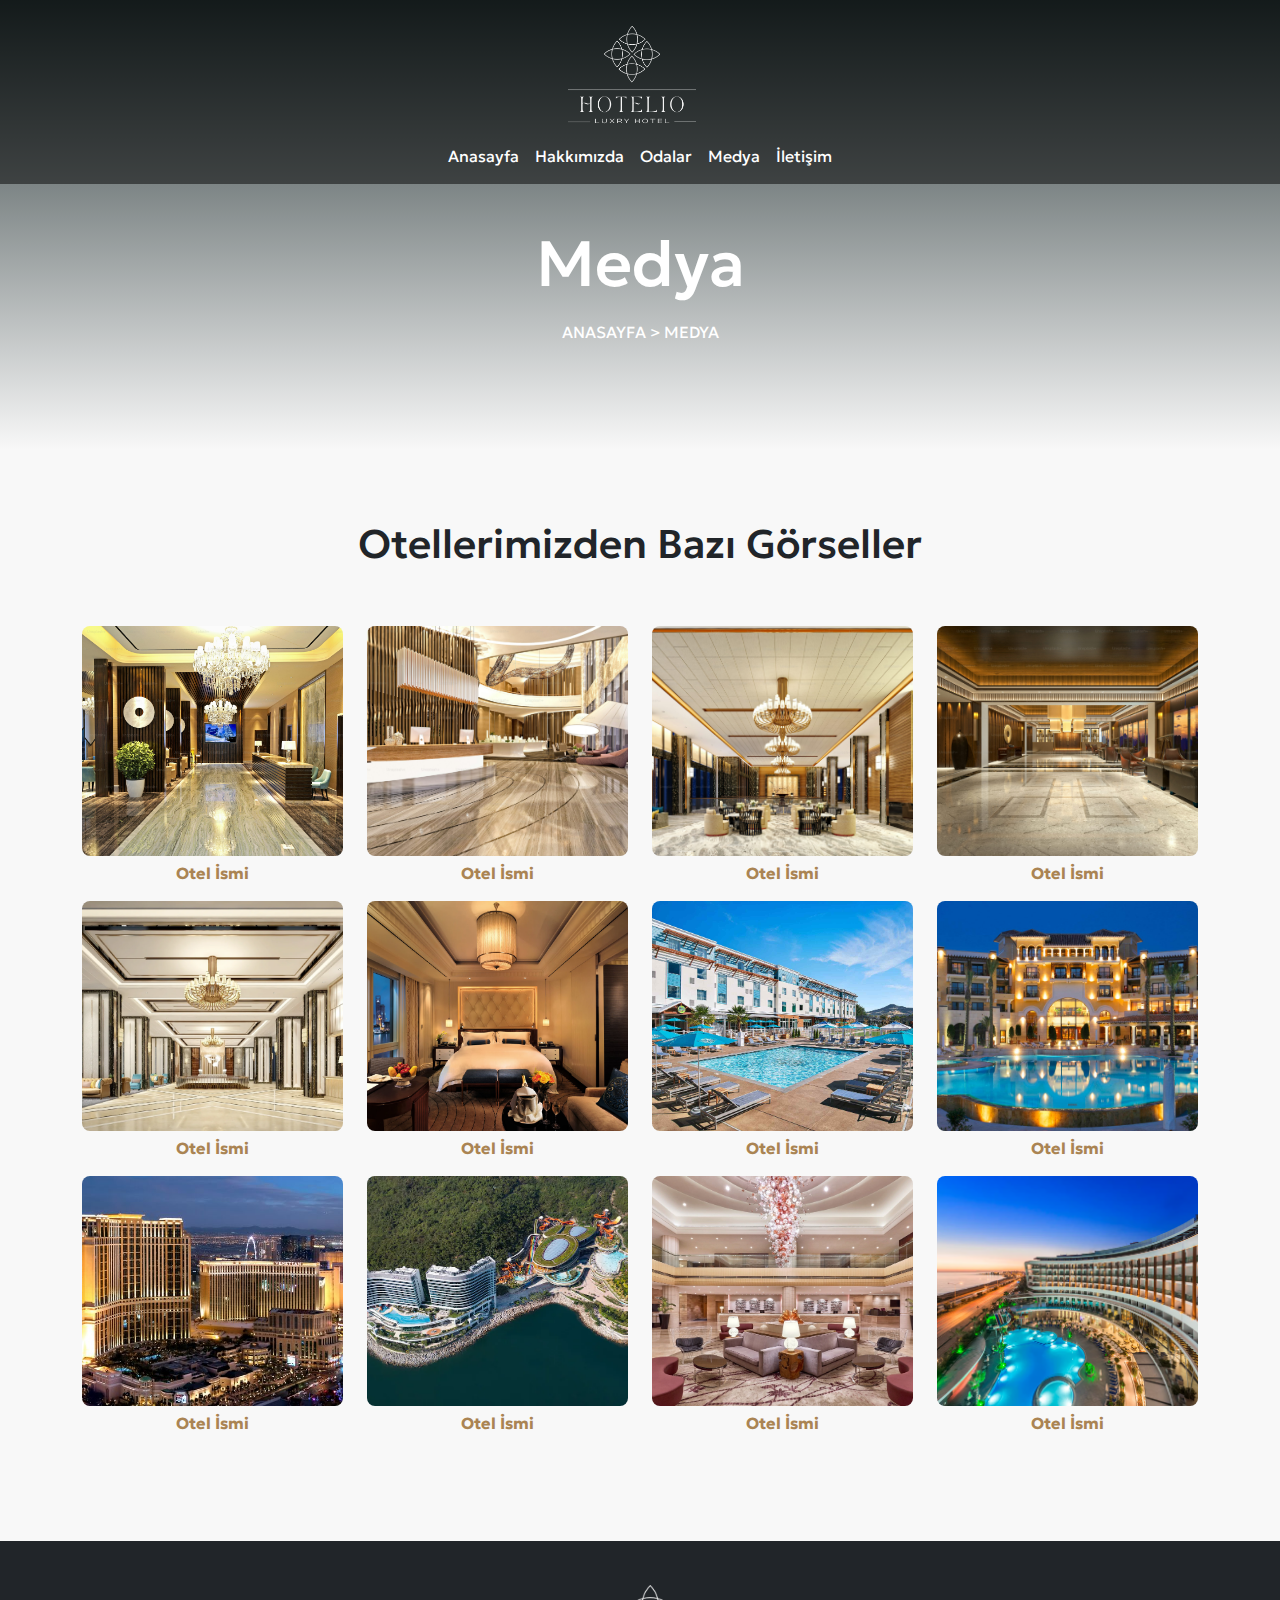
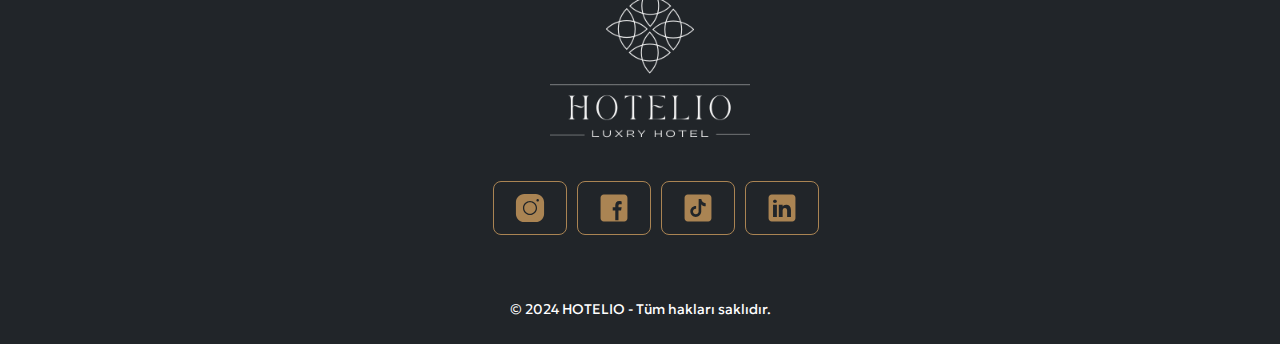
<file: hotelio/media.html>
<!DOCTYPE html>
<html lang="en">

<head>
    <meta charset="UTF-8">
    <meta name="viewport" content="width=device-width, initial-scale=1.0">
    <title>Medya - HOTELIO</title>
    <link href="https://cdn.jsdelivr.net/npm/bootstrap@5.3.0-alpha1/dist/css/bootstrap.min.css" rel="stylesheet">
    <link rel="shortcut icon" href="images/company/icon.png" type="image/x-icon">
    <link rel="stylesheet" href="style.css">
</head>

<body>
    <header class="header">
        <nav class="navbar navbar-expand-lg">
            <div class="container d-flex flex-column align-items-center">
                <a class="navbar-brand text-white logo" href="javascript:;"><img src="images/company/logo.png" alt="Logo" class="img-fluid"></a>
                <button class="navbar-toggler" type="button" data-bs-toggle="collapse" data-bs-target="#navbarNav" aria-controls="navbarNav" aria-expanded="false" aria-label="Toggle navigation">
                    <span class="navbar-toggler-icon"></span>
                </button>
                <div class="collapse navbar-collapse justify-content-center" id="navbarNav">
                    <ul class="navbar-nav">
                        <li class="nav-item">
                            <a class="nav-link text-white" href="/index.html">Anasayfa</a>
                        </li>
                        <li class="nav-item">
                            <a class="nav-link text-white" href="/about.html">Hakkımızda</a>
                        </li>
                        <li class="nav-item">
                            <a class="nav-link text-white" href="/rooms.html">Odalar</a>
                        </li>
                        <li class="nav-item">
                            <a class="nav-link text-white" href="/media.html">Medya</a>
                        </li>
                        <li class="nav-item">
                            <a class="nav-link text-white" href="/contact.html">İletişim</a>
                        </li>
                    </ul>
                </div>
            </div>
        </nav>
    </header>
    <section class="page-title"
        style="background-image: url(https://html.kodesolution.com/2024/hoexr-php/images/background/page-title-bg.png);">
        <div class="title-area-header">
            <div class="title-outer text-center">
                <h1 class="title">Medya</h1>
                <div class="routearea">Anasayfa > Medya</div>
            </div>
        </div>
    </section>
    <style>
        .header {
            background: none !important;
            height: 0 !important;
        }
    </style>
    <section class="media-page">
        <div class="container">
            <div class="media-all">
                <div class="row">
                    <div class="media-title">
                        <h1>Otellerimizden Bazı Görseller</h1>
                    </div>
                    <div class="media-card col-lg-3 col-md-6 col-sm-12 text-center">
                        <a href="javascript:;" class="media-image d-flex flex-wrap justify-content-center text-center">
                            <img src="images/hotels/images.jpg" alt="Otel İç & Dış Resim" class="img-fluid w-100">
                            <span class="media-span">Otel İsmi</span>
                        </a>
                    </div>
                    <div class="media-card col-lg-3 col-md-6 col-sm-12 text-center">
                        <a href="javascript:;" class="media-image d-flex flex-wrap justify-content-center text-center">
                            <img src="images/hotels/images2.jpg" alt="Otel İç & Dış Resim" class="img-fluid w-100">
                            <span class="media-span">Otel İsmi</span>
                        </a>
                    </div>
                    <div class="media-card col-lg-3 col-md-6 col-sm-12 text-center">
                        <a href="javascript:;" class="media-image d-flex flex-wrap justify-content-center text-center">
                            <img src="images/hotels/images3.jpg" alt="Otel İç & Dış Resim" class="img-fluid w-100">
                            <span class="media-span">Otel İsmi</span>
                        </a>
                    </div>
                    <div class="media-card col-lg-3 col-md-6 col-sm-12 text-center">
                        <a href="javascript:;" class="media-image d-flex flex-wrap justify-content-center text-center">
                            <img src="images/hotels/images4.jpg" alt="Otel İç & Dış Resim" class="img-fluid w-100">
                            <span class="media-span">Otel İsmi</span>
                        </a>
                    </div>
                    <div class="media-card col-lg-3 col-md-6 col-sm-12 text-center">
                        <a href="javascript:;" class="media-image d-flex flex-wrap justify-content-center text-center">
                            <img src="images/hotels/images5.jpg" alt="Otel İç & Dış Resim" class="img-fluid w-100">
                            <span class="media-span">Otel İsmi</span>
                        </a>
                    </div>
                    <div class="media-card col-lg-3 col-md-6 col-sm-12 text-center">
                        <a href="javascript:;" class="media-image d-flex flex-wrap justify-content-center text-center">
                            <img src="images/hotels/images6.jpg" alt="Otel İç & Dış Resim" class="img-fluid w-100">
                            <span class="media-span">Otel İsmi</span>
                        </a>
                    </div>
                    <div class="media-card col-lg-3 col-md-6 col-sm-12 text-center">
                        <a href="javascript:;" class="media-image d-flex flex-wrap justify-content-center text-center">
                            <img src="images/hotels/images7.jpg" alt="Otel İç & Dış Resim" class="img-fluid w-100">
                            <span class="media-span">Otel İsmi</span>
                        </a>
                    </div>
                    <div class="media-card col-lg-3 col-md-6 col-sm-12 text-center">
                        <a href="javascript:;" class="media-image d-flex flex-wrap justify-content-center text-center">
                            <img src="images/hotels/images8.jpg" alt="Otel İç & Dış Resim" class="img-fluid w-100">
                            <span class="media-span">Otel İsmi</span>
                        </a>
                    </div>
                    <div class="media-card col-lg-3 col-md-6 col-sm-12 text-center">
                        <a href="javascript:;" class="media-image d-flex flex-wrap justify-content-center text-center">
                            <img src="images/hotels/images9.jpg" alt="Otel İç & Dış Resim" class="img-fluid w-100">
                            <span class="media-span">Otel İsmi</span>
                        </a>
                    </div>
                    <div class="media-card col-lg-3 col-md-6 col-sm-12 text-center">
                        <a href="javascript:;" class="media-image d-flex flex-wrap justify-content-center text-center">
                            <img src="images/hotels/images10.jpg" alt="Otel İç & Dış Resim" class="img-fluid w-100">
                            <span class="media-span">Otel İsmi</span>
                        </a>
                    </div>
                    <div class="media-card col-lg-3 col-md-6 col-sm-12 text-center">
                        <a href="javascript:;" class="media-image d-flex flex-wrap justify-content-center text-center">
                            <img src="images/hotels/images11.jpg" alt="Otel İç & Dış Resim" class="img-fluid w-100">
                            <span class="media-span">Otel İsmi</span>
                        </a>
                    </div>
                    <div class="media-card col-lg-3 col-md-6 col-sm-12 text-center">
                        <a href="javascript:;" class="media-image d-flex flex-wrap justify-content-center text-center">
                            <img src="images/hotels/images12.jpg" alt="Otel İç & Dış Resim" class="img-fluid w-100">
                            <span class="media-span">Otel İsmi</span>
                        </a>
                    </div>
                </div>
            </div>
        </div>
    </section>
    <footer class="footer bg-dark text-white py-4">
        <div class="container">
            <div class="row text-center text-center">
                <div class="col-md-12 mb-4">
                    <div class="mb-3"><img src="images/company/logo.png" alt="Footer Logo" width="200px;" height="200px" class="img-fluid footerlogo"></div>
                    <div class="social-media">
                        <ul class="d-flex justify-content-center">
                            <li><a href="javascript:;"><svg xmlns="http://www.w3.org/2000/svg" x="0px" y="0px" width="100" height="100" viewBox="0 0 50 50">
                                <path d="M 16 3 C 8.83 3 3 8.83 3 16 L 3 34 C 3 41.17 8.83 47 16 47 L 34 47 C 41.17 47 47 41.17 47 34 L 47 16 C 47 8.83 41.17 3 34 3 L 16 3 z M 37 11 C 38.1 11 39 11.9 39 13 C 39 14.1 38.1 15 37 15 C 35.9 15 35 14.1 35 13 C 35 11.9 35.9 11 37 11 z M 25 14 C 31.07 14 36 18.93 36 25 C 36 31.07 31.07 36 25 36 C 18.93 36 14 31.07 14 25 C 14 18.93 18.93 14 25 14 z M 25 16 C 20.04 16 16 20.04 16 25 C 16 29.96 20.04 34 25 34 C 29.96 34 34 29.96 34 25 C 34 20.04 29.96 16 25 16 z"></path>
                            </svg></a></li>
                            <li><a href="javascript:;"><svg xmlns="http://www.w3.org/2000/svg" x="0px" y="0px" width="100" height="100" viewBox="0 0 50 50">
                                <path d="M41,4H9C6.24,4,4,6.24,4,9v32c0,2.76,2.24,5,5,5h32c2.76,0,5-2.24,5-5V9C46,6.24,43.76,4,41,4z M37,19h-2c-2.14,0-3,0.5-3,2 v3h5l-1,5h-4v15h-5V29h-4v-5h4v-3c0-4,2-7,6-7c2.9,0,4,1,4,1V19z"></path>
                            </svg></a></li>
                            <li><a href="javascript:;"><svg xmlns="http://www.w3.org/2000/svg" x="0px" y="0px" width="100" height="100" viewBox="0 0 50 50">
                                <path d="M41,4H9C6.243,4,4,6.243,4,9v32c0,2.757,2.243,5,5,5h32c2.757,0,5-2.243,5-5V9C46,6.243,43.757,4,41,4z M37.006,22.323 c-0.227,0.021-0.457,0.035-0.69,0.035c-2.623,0-4.928-1.349-6.269-3.388c0,5.349,0,11.435,0,11.537c0,4.709-3.818,8.527-8.527,8.527 s-8.527-3.818-8.527-8.527s3.818-8.527,8.527-8.527c0.178,0,0.352,0.016,0.527,0.027v4.202c-0.175-0.021-0.347-0.053-0.527-0.053 c-2.404,0-4.352,1.948-4.352,4.352s1.948,4.352,4.352,4.352s4.527-1.894,4.527-4.298c0-0.095,0.042-19.594,0.042-19.594h4.016 c0.378,3.591,3.277,6.425,6.901,6.685V22.323z"></path>
                            </svg></a></li>
                            <li><a href="javascript:;"><svg xmlns="http://www.w3.org/2000/svg" x="0px" y="0px" width="100" height="100" viewBox="0 0 50 50">
                                <path d="M41,4H9C6.24,4,4,6.24,4,9v32c0,2.76,2.24,5,5,5h32c2.76,0,5-2.24,5-5V9C46,6.24,43.76,4,41,4z M17,20v19h-6V20H17z M11,14.47c0-1.4,1.2-2.47,3-2.47s2.93,1.07,3,2.47c0,1.4-1.12,2.53-3,2.53C12.2,17,11,15.87,11,14.47z M39,39h-6c0,0,0-9.26,0-10 c0-2-1-4-3.5-4.04h-0.08C27,24.96,26,27.02,26,29c0,0.91,0,10,0,10h-6V20h6v2.56c0,0,1.93-2.56,5.81-2.56 c3.97,0,7.19,2.73,7.19,8.26V39z"></path>
                            </svg></a></li>
                        </ul>
                    </div>
                </div> 
            <div class="text-center mt-4">
                <p class="small mb-0">&copy; 2024 HOTELIO - Tüm hakları saklıdır.</p>
            </div>
        </div>
    </footer>

    <script src="https://cdn.jsdelivr.net/npm/bootstrap@5.3.0-alpha1/dist/js/bootstrap.bundle.min.js"></script>
</body>

</html>
</file>
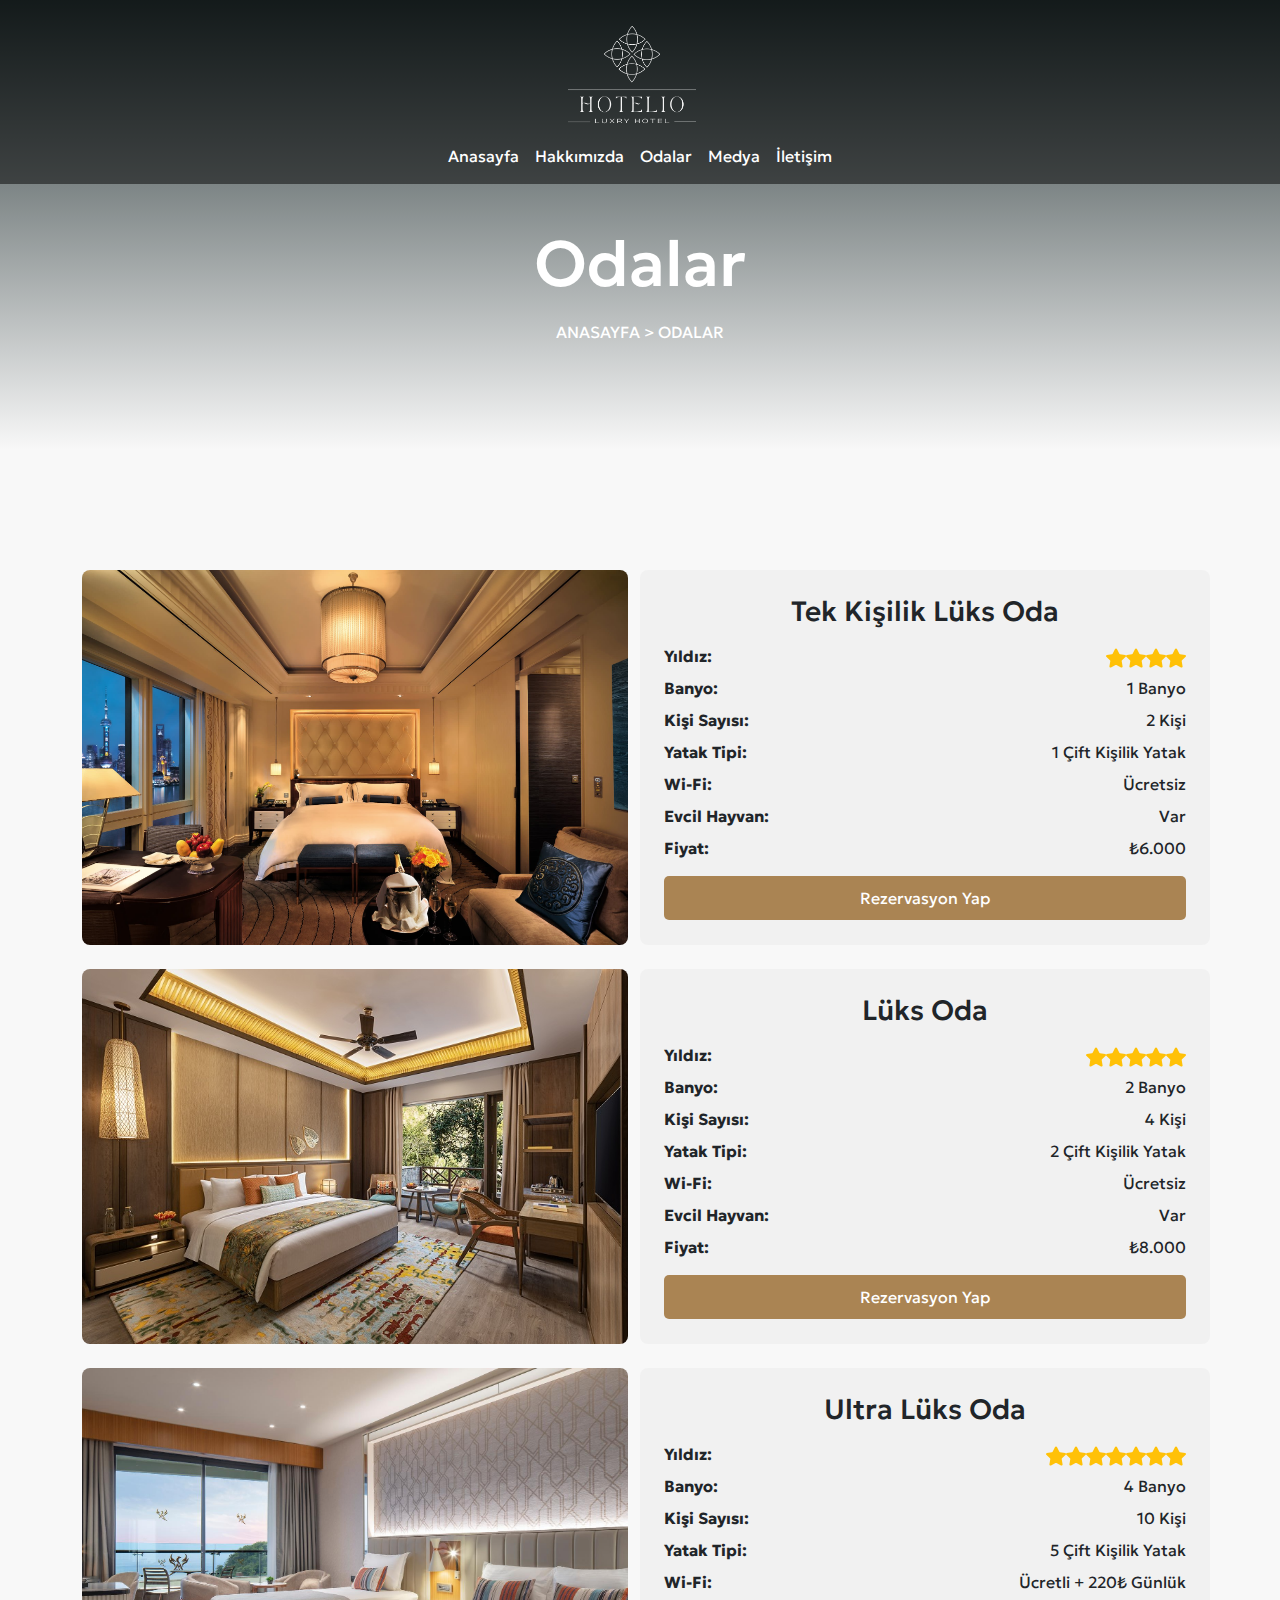
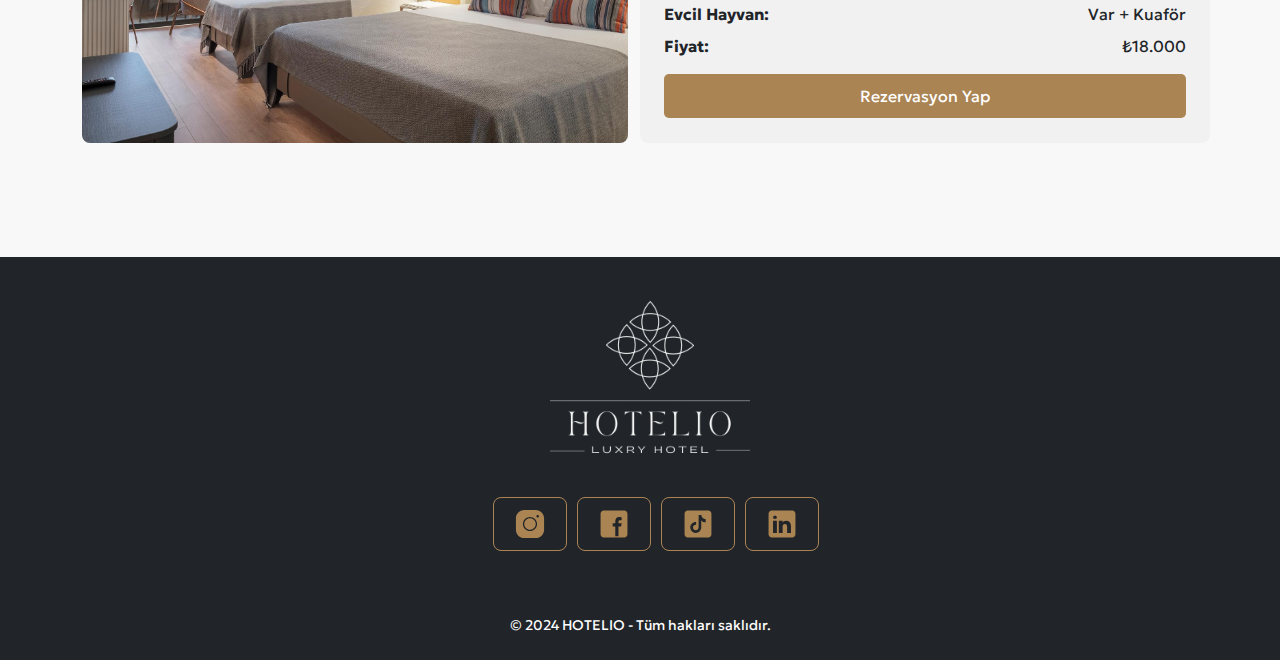
<file: hotelio/rooms.html>
<!DOCTYPE html>
<html lang="en">

<head>
    <meta charset="UTF-8">
    <meta name="viewport" content="width=device-width, initial-scale=1.0">
    <title>Odalar - HOTELIO</title>
    <link href="https://cdn.jsdelivr.net/npm/bootstrap@5.3.0-alpha1/dist/css/bootstrap.min.css" rel="stylesheet">
    <link rel="shortcut icon" href="images/company/icon.png" type="image/x-icon">
    <link rel="stylesheet" href="style.css">
</head>

<body>
    <header class="header">
        <nav class="navbar navbar-expand-lg">
            <div class="container d-flex flex-column align-items-center">
                <a class="navbar-brand text-white logo" href="javascript:;"><img src="images/company/logo.png" alt="Logo" class="img-fluid"></a>
                <button class="navbar-toggler" type="button" data-bs-toggle="collapse" data-bs-target="#navbarNav" aria-controls="navbarNav" aria-expanded="false" aria-label="Toggle navigation">
                    <span class="navbar-toggler-icon"></span>
                </button>
                <div class="collapse navbar-collapse justify-content-center" id="navbarNav">
                    <ul class="navbar-nav">
                        <li class="nav-item">
                            <a class="nav-link text-white" href="/index.html">Anasayfa</a>
                        </li>
                        <li class="nav-item">
                            <a class="nav-link text-white" href="/about.html">Hakkımızda</a>
                        </li>
                        <li class="nav-item">
                            <a class="nav-link text-white" href="/rooms.html">Odalar</a>
                        </li>
                        <li class="nav-item">
                            <a class="nav-link text-white" href="/media.html">Medya</a>
                        </li>
                        <li class="nav-item">
                            <a class="nav-link text-white" href="/contact.html">İletişim</a>
                        </li>
                    </ul>
                </div>
            </div>
        </nav>
    </header>

    <section class="page-title"
        style="background-image: url(https://html.kodesolution.com/2024/hoexr-php/images/background/page-title-bg.png);">
        <div class="title-area-header">
            <div class="title-outer text-center">
                <h1 class="title">Odalar</h1>
                <div class="routearea">Anasayfa > Odalar</div>
            </div>
        </div>
    </section>
    <style>
        .header {
            background: none !important;
            height: 0 !important;
        }
    </style>
    <section class="rooms-page">
        <div class="rooms-all">
            <div class="container">
                <div class="row">
                    <div class="col-lg-12 mb-4">
                        <div class="rooms-card-main row">
                            <div class="col-lg-6 col-md-12 rooms-card-left mb-4 mb-md-0">
                                <img src="images/hotels/images6.jpg" alt="Oda Resimi" class="img-fluid w-100">
                            </div>
                            <div class="col-lg-6 col-md-12 rooms-card-right d-flex flex-column justify-content-center p-4"
                                style="background-color: #f1f1f1;">
                                <h3 class="mb-3 text-center">Tek Kişilik Lüks Oda</h3>

                                <ul class="rooms-ul list-unstyled">
                                    <li class="mb-2 d-flex justify-content-between align-items-center">
                                        <strong>Yıldız:</strong> <span><svg height="20px" width="20px" version="1.1"
                                                id="Capa_1" xmlns="http://www.w3.org/2000/svg"
                                                xmlns:xlink="http://www.w3.org/1999/xlink" viewBox="0 0 47.94 47.94"
                                                xml:space="preserve" fill="#000000">
                                                <g id="SVGRepo_bgCarrier" stroke-width="0"></g>
                                                <g id="SVGRepo_tracerCarrier" stroke-linecap="round"
                                                    stroke-linejoin="round"></g>
                                                <g id="SVGRepo_iconCarrier">
                                                    <path style="fill:#FFC107;"
                                                        d="M26.285,2.486l5.407,10.956c0.376,0.762,1.103,1.29,1.944,1.412l12.091,1.757 c2.118,0.308,2.963,2.91,1.431,4.403l-8.749,8.528c-0.608,0.593-0.886,1.448-0.742,2.285l2.065,12.042 c0.362,2.109-1.852,3.717-3.746,2.722l-10.814-5.685c-0.752-0.395-1.651-0.395-2.403,0l-10.814,5.685 c-1.894,0.996-4.108-0.613-3.746-2.722l2.065-12.042c0.144-0.837-0.134-1.692-0.742-2.285l-8.749-8.528 c-1.532-1.494-0.687-4.096,1.431-4.403l12.091-1.757c0.841-0.122,1.568-0.65,1.944-1.412l5.407-10.956 C22.602,0.567,25.338,0.567,26.285,2.486z">
                                                    </path>
                                                </g>
                                            </svg><svg height="20px" width="20px" version="1.1" id="Capa_1"
                                                xmlns="http://www.w3.org/2000/svg"
                                                xmlns:xlink="http://www.w3.org/1999/xlink" viewBox="0 0 47.94 47.94"
                                                xml:space="preserve" fill="#000000">
                                                <g id="SVGRepo_bgCarrier" stroke-width="0"></g>
                                                <g id="SVGRepo_tracerCarrier" stroke-linecap="round"
                                                    stroke-linejoin="round"></g>
                                                <g id="SVGRepo_iconCarrier">
                                                    <path style="fill:#FFC107;"
                                                        d="M26.285,2.486l5.407,10.956c0.376,0.762,1.103,1.29,1.944,1.412l12.091,1.757 c2.118,0.308,2.963,2.91,1.431,4.403l-8.749,8.528c-0.608,0.593-0.886,1.448-0.742,2.285l2.065,12.042 c0.362,2.109-1.852,3.717-3.746,2.722l-10.814-5.685c-0.752-0.395-1.651-0.395-2.403,0l-10.814,5.685 c-1.894,0.996-4.108-0.613-3.746-2.722l2.065-12.042c0.144-0.837-0.134-1.692-0.742-2.285l-8.749-8.528 c-1.532-1.494-0.687-4.096,1.431-4.403l12.091-1.757c0.841-0.122,1.568-0.65,1.944-1.412l5.407-10.956 C22.602,0.567,25.338,0.567,26.285,2.486z">
                                                    </path>
                                                </g>
                                            </svg><svg height="20px" width="20px" version="1.1" id="Capa_1"
                                                xmlns="http://www.w3.org/2000/svg"
                                                xmlns:xlink="http://www.w3.org/1999/xlink" viewBox="0 0 47.94 47.94"
                                                xml:space="preserve" fill="#000000">
                                                <g id="SVGRepo_bgCarrier" stroke-width="0"></g>
                                                <g id="SVGRepo_tracerCarrier" stroke-linecap="round"
                                                    stroke-linejoin="round"></g>
                                                <g id="SVGRepo_iconCarrier">
                                                    <path style="fill:#FFC107;"
                                                        d="M26.285,2.486l5.407,10.956c0.376,0.762,1.103,1.29,1.944,1.412l12.091,1.757 c2.118,0.308,2.963,2.91,1.431,4.403l-8.749,8.528c-0.608,0.593-0.886,1.448-0.742,2.285l2.065,12.042 c0.362,2.109-1.852,3.717-3.746,2.722l-10.814-5.685c-0.752-0.395-1.651-0.395-2.403,0l-10.814,5.685 c-1.894,0.996-4.108-0.613-3.746-2.722l2.065-12.042c0.144-0.837-0.134-1.692-0.742-2.285l-8.749-8.528 c-1.532-1.494-0.687-4.096,1.431-4.403l12.091-1.757c0.841-0.122,1.568-0.65,1.944-1.412l5.407-10.956 C22.602,0.567,25.338,0.567,26.285,2.486z">
                                                    </path>
                                                </g>
                                            </svg><svg height="20px" width="20px" version="1.1" id="Capa_1"
                                                xmlns="http://www.w3.org/2000/svg"
                                                xmlns:xlink="http://www.w3.org/1999/xlink" viewBox="0 0 47.94 47.94"
                                                xml:space="preserve" fill="#000000">
                                                <g id="SVGRepo_bgCarrier" stroke-width="0"></g>
                                                <g id="SVGRepo_tracerCarrier" stroke-linecap="round"
                                                    stroke-linejoin="round"></g>
                                                <g id="SVGRepo_iconCarrier">
                                                    <path style="fill:#FFC107;"
                                                        d="M26.285,2.486l5.407,10.956c0.376,0.762,1.103,1.29,1.944,1.412l12.091,1.757 c2.118,0.308,2.963,2.91,1.431,4.403l-8.749,8.528c-0.608,0.593-0.886,1.448-0.742,2.285l2.065,12.042 c0.362,2.109-1.852,3.717-3.746,2.722l-10.814-5.685c-0.752-0.395-1.651-0.395-2.403,0l-10.814,5.685 c-1.894,0.996-4.108-0.613-3.746-2.722l2.065-12.042c0.144-0.837-0.134-1.692-0.742-2.285l-8.749-8.528 c-1.532-1.494-0.687-4.096,1.431-4.403l12.091-1.757c0.841-0.122,1.568-0.65,1.944-1.412l5.407-10.956 C22.602,0.567,25.338,0.567,26.285,2.486z">
                                                    </path>
                                                </g>
                                            </svg></span>
                                    </li>
                                    <li class="mb-2 d-flex justify-content-between align-items-center">
                                        <strong>Banyo:</strong> <span>1 Banyo</span>
                                    </li>
                                    <li class="mb-2 d-flex justify-content-between align-items-center">
                                        <strong>Kişi Sayısı:</strong> <span>2 Kişi</span>
                                    </li>
                                    <li class="mb-2 d-flex justify-content-between align-items-center">
                                        <strong>Yatak Tipi:</strong> <span>1 Çift Kişilik Yatak</span>
                                    </li>
                                    <li class="mb-2 d-flex justify-content-between align-items-center">
                                        <strong>Wi-Fi:</strong> <span>Ücretsiz</span>
                                    </li>
                                    <li class="mb-2 d-flex justify-content-between align-items-center">
                                        <strong>Evcil Hayvan:</strong> <span>Var</span>
                                    </li>
                                    <li class="d-flex justify-content-between align-items-center">
                                        <strong>Fiyat:</strong> <span>₺6.000</span>
                                    </li>
                                </ul>

                                <a href="/booking.html" class="btn firstbtn">Rezervasyon Yap</a>
                            </div>
                        </div>
                    </div>
                    <div class="col-lg-12 mb-4">
                        <div class="rooms-card-main row">
                            <div class="col-lg-6 col-md-12 rooms-card-left mb-4 mb-md-0">
                                <img src="images/hotels/images13.jpg" alt="Oda Resimi" class="img-fluid w-100">
                            </div>
                            <div class="col-lg-6 col-md-12 rooms-card-right d-flex flex-column justify-content-center p-4"
                                style="background-color: #f1f1f1;">
                                <h3 class="mb-3 text-center">Lüks Oda</h3>

                                <ul class="list-unstyled">
                                    <li class="mb-2 d-flex justify-content-between align-items-center">
                                        <strong>Yıldız:</strong> <span><svg height="20px" width="20px" version="1.1"
                                                id="Capa_1" xmlns="http://www.w3.org/2000/svg"
                                                xmlns:xlink="http://www.w3.org/1999/xlink" viewBox="0 0 47.94 47.94"
                                                xml:space="preserve" fill="#000000">
                                                <g id="SVGRepo_bgCarrier" stroke-width="0"></g>
                                                <g id="SVGRepo_tracerCarrier" stroke-linecap="round"
                                                    stroke-linejoin="round"></g>
                                                <g id="SVGRepo_iconCarrier">
                                                    <path style="fill:#FFC107;"
                                                        d="M26.285,2.486l5.407,10.956c0.376,0.762,1.103,1.29,1.944,1.412l12.091,1.757 c2.118,0.308,2.963,2.91,1.431,4.403l-8.749,8.528c-0.608,0.593-0.886,1.448-0.742,2.285l2.065,12.042 c0.362,2.109-1.852,3.717-3.746,2.722l-10.814-5.685c-0.752-0.395-1.651-0.395-2.403,0l-10.814,5.685 c-1.894,0.996-4.108-0.613-3.746-2.722l2.065-12.042c0.144-0.837-0.134-1.692-0.742-2.285l-8.749-8.528 c-1.532-1.494-0.687-4.096,1.431-4.403l12.091-1.757c0.841-0.122,1.568-0.65,1.944-1.412l5.407-10.956 C22.602,0.567,25.338,0.567,26.285,2.486z">
                                                    </path>
                                                </g>
                                            </svg><svg height="20px" width="20px" version="1.1" id="Capa_1"
                                                xmlns="http://www.w3.org/2000/svg"
                                                xmlns:xlink="http://www.w3.org/1999/xlink" viewBox="0 0 47.94 47.94"
                                                xml:space="preserve" fill="#000000">
                                                <g id="SVGRepo_bgCarrier" stroke-width="0"></g>
                                                <g id="SVGRepo_tracerCarrier" stroke-linecap="round"
                                                    stroke-linejoin="round"></g>
                                                <g id="SVGRepo_iconCarrier">
                                                    <path style="fill:#FFC107;"
                                                        d="M26.285,2.486l5.407,10.956c0.376,0.762,1.103,1.29,1.944,1.412l12.091,1.757 c2.118,0.308,2.963,2.91,1.431,4.403l-8.749,8.528c-0.608,0.593-0.886,1.448-0.742,2.285l2.065,12.042 c0.362,2.109-1.852,3.717-3.746,2.722l-10.814-5.685c-0.752-0.395-1.651-0.395-2.403,0l-10.814,5.685 c-1.894,0.996-4.108-0.613-3.746-2.722l2.065-12.042c0.144-0.837-0.134-1.692-0.742-2.285l-8.749-8.528 c-1.532-1.494-0.687-4.096,1.431-4.403l12.091-1.757c0.841-0.122,1.568-0.65,1.944-1.412l5.407-10.956 C22.602,0.567,25.338,0.567,26.285,2.486z">
                                                    </path>
                                                </g>
                                            </svg><svg height="20px" width="20px" version="1.1" id="Capa_1"
                                                xmlns="http://www.w3.org/2000/svg"
                                                xmlns:xlink="http://www.w3.org/1999/xlink" viewBox="0 0 47.94 47.94"
                                                xml:space="preserve" fill="#000000">
                                                <g id="SVGRepo_bgCarrier" stroke-width="0"></g>
                                                <g id="SVGRepo_tracerCarrier" stroke-linecap="round"
                                                    stroke-linejoin="round"></g>
                                                <g id="SVGRepo_iconCarrier">
                                                    <path style="fill:#FFC107;"
                                                        d="M26.285,2.486l5.407,10.956c0.376,0.762,1.103,1.29,1.944,1.412l12.091,1.757 c2.118,0.308,2.963,2.91,1.431,4.403l-8.749,8.528c-0.608,0.593-0.886,1.448-0.742,2.285l2.065,12.042 c0.362,2.109-1.852,3.717-3.746,2.722l-10.814-5.685c-0.752-0.395-1.651-0.395-2.403,0l-10.814,5.685 c-1.894,0.996-4.108-0.613-3.746-2.722l2.065-12.042c0.144-0.837-0.134-1.692-0.742-2.285l-8.749-8.528 c-1.532-1.494-0.687-4.096,1.431-4.403l12.091-1.757c0.841-0.122,1.568-0.65,1.944-1.412l5.407-10.956 C22.602,0.567,25.338,0.567,26.285,2.486z">
                                                    </path>
                                                </g>
                                            </svg><svg height="20px" width="20px" version="1.1" id="Capa_1"
                                                xmlns="http://www.w3.org/2000/svg"
                                                xmlns:xlink="http://www.w3.org/1999/xlink" viewBox="0 0 47.94 47.94"
                                                xml:space="preserve" fill="#000000">
                                                <g id="SVGRepo_bgCarrier" stroke-width="0"></g>
                                                <g id="SVGRepo_tracerCarrier" stroke-linecap="round"
                                                    stroke-linejoin="round"></g>
                                                <g id="SVGRepo_iconCarrier">
                                                    <path style="fill:#FFC107;"
                                                        d="M26.285,2.486l5.407,10.956c0.376,0.762,1.103,1.29,1.944,1.412l12.091,1.757 c2.118,0.308,2.963,2.91,1.431,4.403l-8.749,8.528c-0.608,0.593-0.886,1.448-0.742,2.285l2.065,12.042 c0.362,2.109-1.852,3.717-3.746,2.722l-10.814-5.685c-0.752-0.395-1.651-0.395-2.403,0l-10.814,5.685 c-1.894,0.996-4.108-0.613-3.746-2.722l2.065-12.042c0.144-0.837-0.134-1.692-0.742-2.285l-8.749-8.528 c-1.532-1.494-0.687-4.096,1.431-4.403l12.091-1.757c0.841-0.122,1.568-0.65,1.944-1.412l5.407-10.956 C22.602,0.567,25.338,0.567,26.285,2.486z">
                                                    </path>
                                                </g>
                                            </svg><svg height="20px" width="20px" version="1.1" id="Capa_1"
                                                xmlns="http://www.w3.org/2000/svg"
                                                xmlns:xlink="http://www.w3.org/1999/xlink" viewBox="0 0 47.94 47.94"
                                                xml:space="preserve" fill="#000000">
                                                <g id="SVGRepo_bgCarrier" stroke-width="0"></g>
                                                <g id="SVGRepo_tracerCarrier" stroke-linecap="round"
                                                    stroke-linejoin="round"></g>
                                                <g id="SVGRepo_iconCarrier">
                                                    <path style="fill:#FFC107;"
                                                        d="M26.285,2.486l5.407,10.956c0.376,0.762,1.103,1.29,1.944,1.412l12.091,1.757 c2.118,0.308,2.963,2.91,1.431,4.403l-8.749,8.528c-0.608,0.593-0.886,1.448-0.742,2.285l2.065,12.042 c0.362,2.109-1.852,3.717-3.746,2.722l-10.814-5.685c-0.752-0.395-1.651-0.395-2.403,0l-10.814,5.685 c-1.894,0.996-4.108-0.613-3.746-2.722l2.065-12.042c0.144-0.837-0.134-1.692-0.742-2.285l-8.749-8.528 c-1.532-1.494-0.687-4.096,1.431-4.403l12.091-1.757c0.841-0.122,1.568-0.65,1.944-1.412l5.407-10.956 C22.602,0.567,25.338,0.567,26.285,2.486z">
                                                    </path>
                                                </g>
                                            </svg></span>
                                    </li>
                                    <li class="mb-2 d-flex justify-content-between align-items-center">
                                        <strong>Banyo:</strong> <span>2 Banyo</span>
                                    </li>
                                    <li class="mb-2 d-flex justify-content-between align-items-center">
                                        <strong>Kişi Sayısı:</strong> <span>4 Kişi</span>
                                    </li>
                                    <li class="mb-2 d-flex justify-content-between align-items-center">
                                        <strong>Yatak Tipi:</strong> <span>2 Çift Kişilik Yatak</span>
                                    </li>
                                    <li class="mb-2 d-flex justify-content-between align-items-center">
                                        <strong>Wi-Fi:</strong> <span>Ücretsiz</span>
                                    </li>
                                    <li class="mb-2 d-flex justify-content-between align-items-center">
                                        <strong>Evcil Hayvan:</strong> <span>Var</span>
                                    </li>
                                    <li class="d-flex justify-content-between align-items-center">
                                        <strong>Fiyat:</strong> <span>₺8.000</span>
                                    </li>
                                </ul>

                                <a href="/booking.html" class="btn firstbtn">Rezervasyon Yap</a>
                            </div>
                        </div>
                    </div>
                    <div class="col-lg-12 mb-4">
                        <div class="rooms-card-main row">
                            <div class="col-lg-6 col-md-12 rooms-card-left mb-4 mb-md-0">
                                <img src="images/hotels/images14.jpg" alt="Oda Resimi" class="img-fluid w-100">
                            </div>
                            <div class="col-lg-6 col-md-12 rooms-card-right d-flex flex-column justify-content-center p-4"
                                style="background-color: #f1f1f1;">
                                <h3 class="mb-3 text-center">Ultra Lüks Oda</h3>

                                <ul class="list-unstyled">
                                    <li class="mb-2 d-flex justify-content-between align-items-center">
                                        <strong>Yıldız:</strong> <span><svg height="20px" width="20px" version="1.1"
                                                id="Capa_1" xmlns="http://www.w3.org/2000/svg"
                                                xmlns:xlink="http://www.w3.org/1999/xlink" viewBox="0 0 47.94 47.94"
                                                xml:space="preserve" fill="#000000">
                                                <g id="SVGRepo_bgCarrier" stroke-width="0"></g>
                                                <g id="SVGRepo_tracerCarrier" stroke-linecap="round"
                                                    stroke-linejoin="round"></g>
                                                <g id="SVGRepo_iconCarrier">
                                                    <path style="fill:#FFC107;"
                                                        d="M26.285,2.486l5.407,10.956c0.376,0.762,1.103,1.29,1.944,1.412l12.091,1.757 c2.118,0.308,2.963,2.91,1.431,4.403l-8.749,8.528c-0.608,0.593-0.886,1.448-0.742,2.285l2.065,12.042 c0.362,2.109-1.852,3.717-3.746,2.722l-10.814-5.685c-0.752-0.395-1.651-0.395-2.403,0l-10.814,5.685 c-1.894,0.996-4.108-0.613-3.746-2.722l2.065-12.042c0.144-0.837-0.134-1.692-0.742-2.285l-8.749-8.528 c-1.532-1.494-0.687-4.096,1.431-4.403l12.091-1.757c0.841-0.122,1.568-0.65,1.944-1.412l5.407-10.956 C22.602,0.567,25.338,0.567,26.285,2.486z">
                                                    </path>
                                                </g>
                                            </svg><svg height="20px" width="20px" version="1.1" id="Capa_1"
                                                xmlns="http://www.w3.org/2000/svg"
                                                xmlns:xlink="http://www.w3.org/1999/xlink" viewBox="0 0 47.94 47.94"
                                                xml:space="preserve" fill="#000000">
                                                <g id="SVGRepo_bgCarrier" stroke-width="0"></g>
                                                <g id="SVGRepo_tracerCarrier" stroke-linecap="round"
                                                    stroke-linejoin="round"></g>
                                                <g id="SVGRepo_iconCarrier">
                                                    <path style="fill:#FFC107;"
                                                        d="M26.285,2.486l5.407,10.956c0.376,0.762,1.103,1.29,1.944,1.412l12.091,1.757 c2.118,0.308,2.963,2.91,1.431,4.403l-8.749,8.528c-0.608,0.593-0.886,1.448-0.742,2.285l2.065,12.042 c0.362,2.109-1.852,3.717-3.746,2.722l-10.814-5.685c-0.752-0.395-1.651-0.395-2.403,0l-10.814,5.685 c-1.894,0.996-4.108-0.613-3.746-2.722l2.065-12.042c0.144-0.837-0.134-1.692-0.742-2.285l-8.749-8.528 c-1.532-1.494-0.687-4.096,1.431-4.403l12.091-1.757c0.841-0.122,1.568-0.65,1.944-1.412l5.407-10.956 C22.602,0.567,25.338,0.567,26.285,2.486z">
                                                    </path>
                                                </g>
                                            </svg><svg height="20px" width="20px" version="1.1" id="Capa_1"
                                                xmlns="http://www.w3.org/2000/svg"
                                                xmlns:xlink="http://www.w3.org/1999/xlink" viewBox="0 0 47.94 47.94"
                                                xml:space="preserve" fill="#000000">
                                                <g id="SVGRepo_bgCarrier" stroke-width="0"></g>
                                                <g id="SVGRepo_tracerCarrier" stroke-linecap="round"
                                                    stroke-linejoin="round"></g>
                                                <g id="SVGRepo_iconCarrier">
                                                    <path style="fill:#FFC107;"
                                                        d="M26.285,2.486l5.407,10.956c0.376,0.762,1.103,1.29,1.944,1.412l12.091,1.757 c2.118,0.308,2.963,2.91,1.431,4.403l-8.749,8.528c-0.608,0.593-0.886,1.448-0.742,2.285l2.065,12.042 c0.362,2.109-1.852,3.717-3.746,2.722l-10.814-5.685c-0.752-0.395-1.651-0.395-2.403,0l-10.814,5.685 c-1.894,0.996-4.108-0.613-3.746-2.722l2.065-12.042c0.144-0.837-0.134-1.692-0.742-2.285l-8.749-8.528 c-1.532-1.494-0.687-4.096,1.431-4.403l12.091-1.757c0.841-0.122,1.568-0.65,1.944-1.412l5.407-10.956 C22.602,0.567,25.338,0.567,26.285,2.486z">
                                                    </path>
                                                </g>
                                            </svg><svg height="20px" width="20px" version="1.1" id="Capa_1"
                                                xmlns="http://www.w3.org/2000/svg"
                                                xmlns:xlink="http://www.w3.org/1999/xlink" viewBox="0 0 47.94 47.94"
                                                xml:space="preserve" fill="#000000">
                                                <g id="SVGRepo_bgCarrier" stroke-width="0"></g>
                                                <g id="SVGRepo_tracerCarrier" stroke-linecap="round"
                                                    stroke-linejoin="round"></g>
                                                <g id="SVGRepo_iconCarrier">
                                                    <path style="fill:#FFC107;"
                                                        d="M26.285,2.486l5.407,10.956c0.376,0.762,1.103,1.29,1.944,1.412l12.091,1.757 c2.118,0.308,2.963,2.91,1.431,4.403l-8.749,8.528c-0.608,0.593-0.886,1.448-0.742,2.285l2.065,12.042 c0.362,2.109-1.852,3.717-3.746,2.722l-10.814-5.685c-0.752-0.395-1.651-0.395-2.403,0l-10.814,5.685 c-1.894,0.996-4.108-0.613-3.746-2.722l2.065-12.042c0.144-0.837-0.134-1.692-0.742-2.285l-8.749-8.528 c-1.532-1.494-0.687-4.096,1.431-4.403l12.091-1.757c0.841-0.122,1.568-0.65,1.944-1.412l5.407-10.956 C22.602,0.567,25.338,0.567,26.285,2.486z">
                                                    </path>
                                                </g>
                                            </svg><svg height="20px" width="20px" version="1.1" id="Capa_1"
                                                xmlns="http://www.w3.org/2000/svg"
                                                xmlns:xlink="http://www.w3.org/1999/xlink" viewBox="0 0 47.94 47.94"
                                                xml:space="preserve" fill="#000000">
                                                <g id="SVGRepo_bgCarrier" stroke-width="0"></g>
                                                <g id="SVGRepo_tracerCarrier" stroke-linecap="round"
                                                    stroke-linejoin="round"></g>
                                                <g id="SVGRepo_iconCarrier">
                                                    <path style="fill:#FFC107;"
                                                        d="M26.285,2.486l5.407,10.956c0.376,0.762,1.103,1.29,1.944,1.412l12.091,1.757 c2.118,0.308,2.963,2.91,1.431,4.403l-8.749,8.528c-0.608,0.593-0.886,1.448-0.742,2.285l2.065,12.042 c0.362,2.109-1.852,3.717-3.746,2.722l-10.814-5.685c-0.752-0.395-1.651-0.395-2.403,0l-10.814,5.685 c-1.894,0.996-4.108-0.613-3.746-2.722l2.065-12.042c0.144-0.837-0.134-1.692-0.742-2.285l-8.749-8.528 c-1.532-1.494-0.687-4.096,1.431-4.403l12.091-1.757c0.841-0.122,1.568-0.65,1.944-1.412l5.407-10.956 C22.602,0.567,25.338,0.567,26.285,2.486z">
                                                    </path>
                                                </g>
                                            </svg><svg height="20px" width="20px" version="1.1" id="Capa_1"
                                                xmlns="http://www.w3.org/2000/svg"
                                                xmlns:xlink="http://www.w3.org/1999/xlink" viewBox="0 0 47.94 47.94"
                                                xml:space="preserve" fill="#000000">
                                                <g id="SVGRepo_bgCarrier" stroke-width="0"></g>
                                                <g id="SVGRepo_tracerCarrier" stroke-linecap="round"
                                                    stroke-linejoin="round"></g>
                                                <g id="SVGRepo_iconCarrier">
                                                    <path style="fill:#FFC107;"
                                                        d="M26.285,2.486l5.407,10.956c0.376,0.762,1.103,1.29,1.944,1.412l12.091,1.757 c2.118,0.308,2.963,2.91,1.431,4.403l-8.749,8.528c-0.608,0.593-0.886,1.448-0.742,2.285l2.065,12.042 c0.362,2.109-1.852,3.717-3.746,2.722l-10.814-5.685c-0.752-0.395-1.651-0.395-2.403,0l-10.814,5.685 c-1.894,0.996-4.108-0.613-3.746-2.722l2.065-12.042c0.144-0.837-0.134-1.692-0.742-2.285l-8.749-8.528 c-1.532-1.494-0.687-4.096,1.431-4.403l12.091-1.757c0.841-0.122,1.568-0.65,1.944-1.412l5.407-10.956 C22.602,0.567,25.338,0.567,26.285,2.486z">
                                                    </path>
                                                </g>
                                            </svg><svg height="20px" width="20px" version="1.1" id="Capa_1"
                                                xmlns="http://www.w3.org/2000/svg"
                                                xmlns:xlink="http://www.w3.org/1999/xlink" viewBox="0 0 47.94 47.94"
                                                xml:space="preserve" fill="#000000">
                                                <g id="SVGRepo_bgCarrier" stroke-width="0"></g>
                                                <g id="SVGRepo_tracerCarrier" stroke-linecap="round"
                                                    stroke-linejoin="round"></g>
                                                <g id="SVGRepo_iconCarrier">
                                                    <path style="fill:#FFC107;"
                                                        d="M26.285,2.486l5.407,10.956c0.376,0.762,1.103,1.29,1.944,1.412l12.091,1.757 c2.118,0.308,2.963,2.91,1.431,4.403l-8.749,8.528c-0.608,0.593-0.886,1.448-0.742,2.285l2.065,12.042 c0.362,2.109-1.852,3.717-3.746,2.722l-10.814-5.685c-0.752-0.395-1.651-0.395-2.403,0l-10.814,5.685 c-1.894,0.996-4.108-0.613-3.746-2.722l2.065-12.042c0.144-0.837-0.134-1.692-0.742-2.285l-8.749-8.528 c-1.532-1.494-0.687-4.096,1.431-4.403l12.091-1.757c0.841-0.122,1.568-0.65,1.944-1.412l5.407-10.956 C22.602,0.567,25.338,0.567,26.285,2.486z">
                                                    </path>
                                                </g>
                                            </svg></span>
                                    </li>
                                    <li class="mb-2 d-flex justify-content-between align-items-center">
                                        <strong>Banyo:</strong> <span>4 Banyo</span>
                                    </li>
                                    <li class="mb-2 d-flex justify-content-between align-items-center">
                                        <strong>Kişi Sayısı:</strong> <span>10 Kişi</span>
                                    </li>
                                    <li class="mb-2 d-flex justify-content-between align-items-center">
                                        <strong>Yatak Tipi:</strong> <span>5 Çift Kişilik Yatak</span>
                                    </li>
                                    <li class="mb-2 d-flex justify-content-between align-items-center">
                                        <strong>Wi-Fi:</strong> <span>Ücretli + 220₺ Günlük</span>
                                    </li>
                                    <li class="mb-2 d-flex justify-content-between align-items-center">
                                        <strong>Evcil Hayvan:</strong> <span>Var + Kuaför</span>
                                    </li>
                                    <li class="d-flex justify-content-between align-items-center">
                                        <strong>Fiyat:</strong> <span>₺18.000</span>
                                    </li>
                                </ul>

                                <a href="/booking.html" class="btn firstbtn">Rezervasyon Yap</a>
                            </div>
                        </div>
                    </div>
                </div>
            </div>
        </div>
    </section>

    <footer class="footer bg-dark text-white py-4">
        <div class="container">
            <div class="row text-center text-center">
                <div class="col-md-12 mb-4">
                    <div class="mb-3"><img src="images/company/logo.png" alt="Footer Logo" width="200px;" height="200px" class="img-fluid footerlogo"></div>
                    <div class="social-media">
                        <ul class="d-flex justify-content-center">
                            <li><a href="javascript:;"><svg xmlns="http://www.w3.org/2000/svg" x="0px" y="0px" width="100" height="100" viewBox="0 0 50 50">
                                <path d="M 16 3 C 8.83 3 3 8.83 3 16 L 3 34 C 3 41.17 8.83 47 16 47 L 34 47 C 41.17 47 47 41.17 47 34 L 47 16 C 47 8.83 41.17 3 34 3 L 16 3 z M 37 11 C 38.1 11 39 11.9 39 13 C 39 14.1 38.1 15 37 15 C 35.9 15 35 14.1 35 13 C 35 11.9 35.9 11 37 11 z M 25 14 C 31.07 14 36 18.93 36 25 C 36 31.07 31.07 36 25 36 C 18.93 36 14 31.07 14 25 C 14 18.93 18.93 14 25 14 z M 25 16 C 20.04 16 16 20.04 16 25 C 16 29.96 20.04 34 25 34 C 29.96 34 34 29.96 34 25 C 34 20.04 29.96 16 25 16 z"></path>
                            </svg></a></li>
                            <li><a href="javascript:;"><svg xmlns="http://www.w3.org/2000/svg" x="0px" y="0px" width="100" height="100" viewBox="0 0 50 50">
                                <path d="M41,4H9C6.24,4,4,6.24,4,9v32c0,2.76,2.24,5,5,5h32c2.76,0,5-2.24,5-5V9C46,6.24,43.76,4,41,4z M37,19h-2c-2.14,0-3,0.5-3,2 v3h5l-1,5h-4v15h-5V29h-4v-5h4v-3c0-4,2-7,6-7c2.9,0,4,1,4,1V19z"></path>
                            </svg></a></li>
                            <li><a href="javascript:;"><svg xmlns="http://www.w3.org/2000/svg" x="0px" y="0px" width="100" height="100" viewBox="0 0 50 50">
                                <path d="M41,4H9C6.243,4,4,6.243,4,9v32c0,2.757,2.243,5,5,5h32c2.757,0,5-2.243,5-5V9C46,6.243,43.757,4,41,4z M37.006,22.323 c-0.227,0.021-0.457,0.035-0.69,0.035c-2.623,0-4.928-1.349-6.269-3.388c0,5.349,0,11.435,0,11.537c0,4.709-3.818,8.527-8.527,8.527 s-8.527-3.818-8.527-8.527s3.818-8.527,8.527-8.527c0.178,0,0.352,0.016,0.527,0.027v4.202c-0.175-0.021-0.347-0.053-0.527-0.053 c-2.404,0-4.352,1.948-4.352,4.352s1.948,4.352,4.352,4.352s4.527-1.894,4.527-4.298c0-0.095,0.042-19.594,0.042-19.594h4.016 c0.378,3.591,3.277,6.425,6.901,6.685V22.323z"></path>
                            </svg></a></li>
                            <li><a href="javascript:;"><svg xmlns="http://www.w3.org/2000/svg" x="0px" y="0px" width="100" height="100" viewBox="0 0 50 50">
                                <path d="M41,4H9C6.24,4,4,6.24,4,9v32c0,2.76,2.24,5,5,5h32c2.76,0,5-2.24,5-5V9C46,6.24,43.76,4,41,4z M17,20v19h-6V20H17z M11,14.47c0-1.4,1.2-2.47,3-2.47s2.93,1.07,3,2.47c0,1.4-1.12,2.53-3,2.53C12.2,17,11,15.87,11,14.47z M39,39h-6c0,0,0-9.26,0-10 c0-2-1-4-3.5-4.04h-0.08C27,24.96,26,27.02,26,29c0,0.91,0,10,0,10h-6V20h6v2.56c0,0,1.93-2.56,5.81-2.56 c3.97,0,7.19,2.73,7.19,8.26V39z"></path>
                            </svg></a></li>
                        </ul>
                    </div>
                </div> 
            <div class="text-center mt-4">
                <p class="small mb-0">&copy; 2024 HOTELIO - Tüm hakları saklıdır.</p>
            </div>
        </div>
    </footer>
    

    <script src="https://cdn.jsdelivr.net/npm/bootstrap@5.3.0-alpha1/dist/js/bootstrap.bundle.min.js"></script>
</body>

</html>
</file>
<file: style.css>
@import url('https://fonts.googleapis.com/css2?family=Geologica:wght@100..900&display=swap');

:root {
    --text-color: #222222;
    --color1: #aa8453;
    --color2: #fdece3;
    --color3: #faf7f2;
    --color4: #cab293;
    --color5: #f8f5f0;
    --color6: #f1f1f1;
    --color7: #eaeaea;
    --color8: #4e505c;
    --color9: #f8f8f8;
}

a {
    text-decoration: none;
    color: var(--color1);
    transition: all .15s ease;
}

a:hover {
    color: var(--color1);
    opacity: 0.9;
}

body {
    margin: 0;
    padding: 0;
    font-family: "Geologica", serif;
    background-color: var(--color9);
}

li {
    list-style: none;
}

.header {
    position: relative;
    background: url('https://html.kodesolution.com/2024/hoexr-php/images/banner/banner-1.jpg') no-repeat center center/cover;
    height: 100vh;
    color: white;
    display: flex;
    flex-direction: column;
    justify-content: center;
    align-items: center;
}

.navbar {
    position: absolute;
    top: 0;
    left: 0;
    width: 100%;
    z-index: 99;
    background-color: rgba(0, 0, 0, 0.5);
}

.navbar-nav {
    text-align: center;
}

.navbar-brand {
    font-size: 2rem;
    font-weight: bold;
}

.content {
    text-align: center;
    z-index: 2;
}

.content h1 {
    font-size: 3rem;
    font-weight: bold;
}

.content p {
    font-size: 1.2rem;
    margin-top: 10px;
}

.selectdate {
    padding: 50px 0;
    color: var(--text-color) !important;
    background: var(--color5);
}

section.selectdate h2 {
    font-size: 2.5rem;
    font-weight: bold;
}

.custom-datepicker {
    background: #fff;
    border-radius: 5px;
    padding: 10px;
    border: 1px solid #ced4da;
}

.custom-datepicker input {
    width: 100%;
    padding: 10px;
    border-radius: 5px;
    border: 1px solid #ced4da;
    font-size: 1rem;
}

.firstbtn {
    background-color: var(--color1);
    color: white;
    padding: 10px 20px;
    border-radius: 5px;
    border: none;
    width: 100%;
}

.firstbtn:hover {
    opacity: .9;
    background-color: var(--color1) !important;
    color: #fff;
}

.card-img-top {
    height: 200px;
    object-fit: cover;
}


.page-title {
    background-color: var(--theme-color2);
    position: relative;
    background-repeat: no-repeat;
    background-position: center;
    background-size: cover;
    padding: 120px 0 0;
    min-height: 450px;
    display: flex;
    align-items: center;
    color: #ffffff;
}

.page-title:before {
    bottom: 0;
    content: "";
    left: 0;
    position: absolute;
    right: 0;
    top: 0;
    background: linear-gradient(180deg, rgba(17, 32, 33, 0.9), transparent);
}

.title-area-header {
    position: static;
    max-width: var(--container-width);
    padding: 0px 15px;
    margin: 0 auto;
    width: 100%;
    z-index: 9;
}

.page-title .title {
    font-size: 64px;
    color: #ffffff;
    margin-bottom: 17px;
}

.about-section {
    position: relative;
    padding: 120px 0 23px;
}

.about-section::before {
    content: "";
    position: absolute;
    top: 0;
    right: 0;
    width: 710px;
    height: 545px;
    background-image: url(https://html.kodesolution.com/2024/hoexr-php/images/background/pattern.png);
}

.contact-section {
    position: relative;
    padding: 120px 0 23px;
}

.contact-section::before {
    content: "";
    position: absolute;
    top: 0;
    right: 0;
    width: 710px;
    height: 545px;
    background-image: url(https://html.kodesolution.com/2024/hoexr-php/images/background/pattern.png);
}

.img-years {
    display: flex;
    justify-content: center;
}

.img-years img {
    width: 300px;
}

.form-control {
    height: calc(2.25rem + 27px);
    padding: 15px 30px;
    outline: 0;
    background-color: #eeeeee;
    border: 1px solid #eeeeee;
    color: #686a6f;
    font-size: 0.9rem;
    width: 100%;
}

.contact-page {
    z-index: 9999;
    position: relative;
}

.contact-right-area {
    position: relative;
    display: block;
    margin-top: 41px;
}

.contact-right-area li {
    position: relative;
    display: flex;
    align-items: center;
    margin-bottom: 1rem;
    gap: 30px;
}

.contact-right-area li .icon {
    height: 80px;
    width: 80px;
    background-color: var(--color4);
    display: flex;
    align-items: center;
    justify-content: center;
    border-radius: .5rem;
}

.contact-right-area li .icon img {
    width: 26px;
}

.contact-right-area .text a {
    color: var(--color1);
    transition: all .15s ease;
    text-decoration: none;
}

.contact-right-area .text a:hover {
    color: var(--color1) !important;
    opacity: .9;
}


.media-page {
    position: relative;
    padding: 120px 0 90px;
}


.media-page::before {
    content: "";
    position: absolute;
    top: 0;
    right: 0;
    width: 710px;
    height: 545px;
    background-image: url(https://html.kodesolution.com/2024/hoexr-php/images/background/pattern.png);
}

.media-span {
    margin-top: 5px;
    color: var(--color1);
    font-weight: bold;
    font-size: 16px;
    transition: all .15s ease;
}

.media-span:hover {
    color: var(--color1) !important;
    opacity: .9;
}

.media-image img {
    max-width: 100%;
    width: 306px;
    height: 230px;
    object-fit: cover;
    border-radius: .5rem;
    transition: all .15s ease;
}

.media-card:hover {
    transform: scale(1.02);
}

.media-card {
    margin-bottom: 1rem;
    transition: all .15s ease;
}

.media-title {
    text-align: center;
    margin-top: -50px;
    margin-bottom: 50px;
}

.media-all {
    position: relative;
    z-index: 100;
}

.rooms-page {
    position: relative;
    padding: 120px 0 90px;
}


.rooms-page::before {
    content: "";
    position: absolute;
    top: 0;
    right: 0;
    width: 710px;
    height: 545px;
    background-image: url(https://html.kodesolution.com/2024/hoexr-php/images/background/pattern.png);
}

.rooms-card-right {
    background-color: #f1f1f1;
    border-radius: 8px;
}

.rooms-card-left img {
    border-radius: 8px;
    width: 640px;
    height: 375px;
    object-fit: cover;
}

.rooms-all {
    position: relative;
    z-index: 999;
}

.rooms-ul li svg {
    width: 20px;
    height: 20px;
}

.logo {
    width: 128px;
    height: 128px;
}

.social-media ul {
    display: flex;
    gap: 10px;
}

.social-media ul li {
    padding: 10px 20px;
    border: 1px solid var(--color1);
    text-align: center;
    border-radius: .5rem;
    transition: all .15s ease;
}

.social-media ul li:hover {
    background-color: var(--color1);
    fill: var(--color3);
}

.social-media ul li a svg:hover {
    fill: var(--color3);
}

.social-media svg {
    width: 32px;
    height: 32px;
    fill: var(--color1);
}

.footerlogo {
    position: relative;
    left: 10px;
}

.bg-sec {
    background-color: var(--color5);
}

.midimg {
    position: absolute;
    left: 0;
    top: 0;
    height: 100%;
    width: 100%;
    background-repeat: no-repeat;
    background-position: center;
    background-size: cover;
}

.booking-main {
    position: relative;
    padding: 111px 0 90px;
}

.bookingarea {
    color: var(--color5);
    font-weight: bold;
}

.bookingarea .title {
    font-size: 40px;
    text-transform: uppercase;
    text-align: center;
}

.midlinkbooking {
    color: var(--color1);
    transform: all .15s ease;
    font-size: 18px;
    border: 1px solid var(--color1);
    padding: 20px 30px;
    border-radius: .5rem;
}

.midlinkbooking:hover {
    color: var(--color5) !important;
    opacity: .9;
    background-color: var(--color1);
}

.routearea {
    text-transform: uppercase;
}

.booking-page {
    position: relative;
    padding: 111px 0 90px;
}

.booking-page-hotel-name {
    padding-top: 120px;
    text-align: center;
}

.booking-hotel-name-main small {
    border-bottom: 1px solid var(--color1);
}

.booking-hotel-name-main h2 {
    margin-top: 5px;
    font-size: 40px;
    text-transform: uppercase;
}

.img-rooms {
    width: 848px;
    height: 484px;
    object-fit: cover;
}

.booking-slider-right {
    background-color: #fff;
    border-radius: .5rem;
    padding: 20px 30px;
    color: var(--text-color);
}

.booking-slider-right h4 {
    text-align: center;
    margin: 5px 0 20px;
}

.booking-hotel-name-main strong {
    font-size: 24px;
}

.booking-under-carousel {
    margin-top: 30px;
}

.booking-under-carousel p {
    color: var(--color8);
}

.booking-room-details {
    margin: 60px 0;
    padding: 50px 50px 30px;
    background-color: #fff;
    border-radius: .5rem;
}

.booking-room-details-subtitle h3 {
    font-size: 30px;
    padding-bottom: 20px;
    margin-bottom: 40px;
    border-bottom: 1px solid var(--color7);
    text-transform: uppercase;
}

.booking-room-fearures-list li {
    width: 33.33%;
    float: left;
    margin-bottom: 20px;
    padding-right: 40px;
    position: relative;
}

.booking-room-fearures-list li img {
    width: 18px;
    height: 18px;
    margin-right: 15px;
}

.map-container {
    position: relative;
    overflow: hidden;
    padding-bottom: 56.25%;
    height: 0;
    max-width: 100%;
}

.map-container iframe {
    position: absolute;
    top: 0;
    left: 0;
    width: 100%;
    height: 100%;
}

.booking-page::before {
    content: "";
    position: absolute;
    top: 0;
    right: 0;
    width: 710px;
    height: 545px;
    background-image: url(https://html.kodesolution.com/2024/hoexr-php/images/background/pattern.png);
}
</file>
<file: hotelio/style.css>
@import url('https://fonts.googleapis.com/css2?family=Geologica:wght@100..900&display=swap');

:root {
    --text-color: #222222;
    --color1: #aa8453;
    --color2: #fdece3;
    --color3: #faf7f2;
    --color4: #cab293;
    --color5: #f8f5f0;
    --color6: #f1f1f1;
    --color7: #eaeaea;
    --color8: #4e505c;
    --color9: #f8f8f8;
}

a {
    text-decoration: none;
    color: var(--color1);
    transition: all .15s ease;
}

a:hover {
    color: var(--color1);
    opacity: 0.9;
}

body {
    margin: 0;
    padding: 0;
    font-family: "Geologica", serif;
    background-color: var(--color9);
}

li {
    list-style: none;
}

.header {
    position: relative;
    background: url('https://html.kodesolution.com/2024/hoexr-php/images/banner/banner-1.jpg') no-repeat center center/cover;
    height: 100vh;
    color: white;
    display: flex;
    flex-direction: column;
    justify-content: center;
    align-items: center;
}

.navbar {
    position: absolute;
    top: 0;
    left: 0;
    width: 100%;
    z-index: 99;
    background-color: rgba(0, 0, 0, 0.5);
}

.navbar-nav {
    text-align: center;
}

.navbar-brand {
    font-size: 2rem;
    font-weight: bold;
}

.content {
    text-align: center;
    z-index: 2;
}

.content h1 {
    font-size: 3rem;
    font-weight: bold;
}

.content p {
    font-size: 1.2rem;
    margin-top: 10px;
}

.selectdate {
    padding: 50px 0;
    color: var(--text-color) !important;
    background: var(--color5);
}

section.selectdate h2 {
    font-size: 2.5rem;
    font-weight: bold;
}

.custom-datepicker {
    background: #fff;
    border-radius: 5px;
    padding: 10px;
    border: 1px solid #ced4da;
}

.custom-datepicker input {
    width: 100%;
    padding: 10px;
    border-radius: 5px;
    border: 1px solid #ced4da;
    font-size: 1rem;
}

.firstbtn {
    background-color: var(--color1);
    color: white;
    padding: 10px 20px;
    border-radius: 5px;
    border: none;
    width: 100%;
}

.firstbtn:hover {
    opacity: .9;
    background-color: var(--color1) !important;
    color: #fff;
}

.card-img-top {
    height: 200px;
    object-fit: cover;
}


.page-title {
    background-color: var(--theme-color2);
    position: relative;
    background-repeat: no-repeat;
    background-position: center;
    background-size: cover;
    padding: 120px 0 0;
    min-height: 450px;
    display: flex;
    align-items: center;
    color: #ffffff;
}

.page-title:before {
    bottom: 0;
    content: "";
    left: 0;
    position: absolute;
    right: 0;
    top: 0;
    background: linear-gradient(180deg, rgba(17, 32, 33, 0.9), transparent);
}

.title-area-header {
    position: static;
    max-width: var(--container-width);
    padding: 0px 15px;
    margin: 0 auto;
    width: 100%;
    z-index: 9;
}

.page-title .title {
    font-size: 64px;
    color: #ffffff;
    margin-bottom: 17px;
}

.about-section {
    position: relative;
    padding: 120px 0 23px;
}

.about-section::before {
    content: "";
    position: absolute;
    top: 0;
    right: 0;
    width: 710px;
    height: 545px;
    background-image: url(https://html.kodesolution.com/2024/hoexr-php/images/background/pattern.png);
}

.contact-section {
    position: relative;
    padding: 120px 0 23px;
}

.contact-section::before {
    content: "";
    position: absolute;
    top: 0;
    right: 0;
    width: 710px;
    height: 545px;
    background-image: url(https://html.kodesolution.com/2024/hoexr-php/images/background/pattern.png);
}

.img-years {
    display: flex;
    justify-content: center;
}

.img-years img {
    width: 300px;
}

.form-control {
    height: calc(2.25rem + 27px);
    padding: 15px 30px;
    outline: 0;
    background-color: #eeeeee;
    border: 1px solid #eeeeee;
    color: #686a6f;
    font-size: 0.9rem;
    width: 100%;
}

.contact-page {
    z-index: 9999;
    position: relative;
}

.contact-right-area {
    position: relative;
    display: block;
    margin-top: 41px;
}

.contact-right-area li {
    position: relative;
    display: flex;
    align-items: center;
    margin-bottom: 1rem;
    gap: 30px;
}

.contact-right-area li .icon {
    height: 80px;
    width: 80px;
    background-color: var(--color4);
    display: flex;
    align-items: center;
    justify-content: center;
    border-radius: .5rem;
}

.contact-right-area li .icon img {
    width: 26px;
}

.contact-right-area .text a {
    color: var(--color1);
    transition: all .15s ease;
    text-decoration: none;
}

.contact-right-area .text a:hover {
    color: var(--color1) !important;
    opacity: .9;
}


.media-page {
    position: relative;
    padding: 120px 0 90px;
}


.media-page::before {
    content: "";
    position: absolute;
    top: 0;
    right: 0;
    width: 710px;
    height: 545px;
    background-image: url(https://html.kodesolution.com/2024/hoexr-php/images/background/pattern.png);
}

.media-span {
    margin-top: 5px;
    color: var(--color1);
    font-weight: bold;
    font-size: 16px;
    transition: all .15s ease;
}

.media-span:hover {
    color: var(--color1) !important;
    opacity: .9;
}

.media-image img {
    max-width: 100%;
    width: 306px;
    height: 230px;
    object-fit: cover;
    border-radius: .5rem;
    transition: all .15s ease;
}

.media-card:hover {
    transform: scale(1.02);
}

.media-card {
    margin-bottom: 1rem;
    transition: all .15s ease;
}

.media-title {
    text-align: center;
    margin-top: -50px;
    margin-bottom: 50px;
}

.media-all {
    position: relative;
    z-index: 100;
}

.rooms-page {
    position: relative;
    padding: 120px 0 90px;
}


.rooms-page::before {
    content: "";
    position: absolute;
    top: 0;
    right: 0;
    width: 710px;
    height: 545px;
    background-image: url(https://html.kodesolution.com/2024/hoexr-php/images/background/pattern.png);
}

.rooms-card-right {
    background-color: #f1f1f1;
    border-radius: 8px;
}

.rooms-card-left img {
    border-radius: 8px;
    width: 640px;
    height: 375px;
    object-fit: cover;
}

.rooms-all {
    position: relative;
    z-index: 999;
}

.rooms-ul li svg {
    width: 20px;
    height: 20px;
}

.logo {
    width: 128px;
    height: 128px;
}

.social-media ul {
    display: flex;
    gap: 10px;
}

.social-media ul li {
    padding: 10px 20px;
    border: 1px solid var(--color1);
    text-align: center;
    border-radius: .5rem;
    transition: all .15s ease;
}

.social-media ul li:hover {
    background-color: var(--color1);
    fill: var(--color3);
}

.social-media ul li a svg:hover {
    fill: var(--color3);
}

.social-media svg {
    width: 32px;
    height: 32px;
    fill: var(--color1);
}

.footerlogo {
    position: relative;
    left: 10px;
}

.bg-sec {
    background-color: var(--color5);
}

.midimg {
    position: absolute;
    left: 0;
    top: 0;
    height: 100%;
    width: 100%;
    background-repeat: no-repeat;
    background-position: center;
    background-size: cover;
}

.booking-main {
    position: relative;
    padding: 111px 0 90px;
}

.bookingarea {
    color: var(--color5);
    font-weight: bold;
}

.bookingarea .title {
    font-size: 40px;
    text-transform: uppercase;
    text-align: center;
}

.midlinkbooking {
    color: var(--color1);
    transform: all .15s ease;
    font-size: 18px;
    border: 1px solid var(--color1);
    padding: 20px 30px;
    border-radius: .5rem;
}

.midlinkbooking:hover {
    color: var(--color5) !important;
    opacity: .9;
    background-color: var(--color1);
}

.routearea {
    text-transform: uppercase;
}

.booking-page {
    position: relative;
    padding: 111px 0 90px;
}

.booking-page-hotel-name {
    padding-top: 120px;
    text-align: center;
}

.booking-hotel-name-main small {
    border-bottom: 1px solid var(--color1);
}

.booking-hotel-name-main h2 {
    margin-top: 5px;
    font-size: 40px;
    text-transform: uppercase;
}

.img-rooms {
    width: 848px;
    height: 484px;
    object-fit: cover;
}

.booking-slider-right {
    background-color: #fff;
    border-radius: .5rem;
    padding: 20px 30px;
    color: var(--text-color);
}

.booking-slider-right h4 {
    text-align: center;
    margin: 5px 0 20px;
}

.booking-hotel-name-main strong {
    font-size: 24px;
}

.booking-under-carousel {
    margin-top: 30px;
}

.booking-under-carousel p {
    color: var(--color8);
}

.booking-room-details {
    margin: 60px 0;
    padding: 50px 50px 30px;
    background-color: #fff;
    border-radius: .5rem;
}

.booking-room-details-subtitle h3 {
    font-size: 30px;
    padding-bottom: 20px;
    margin-bottom: 40px;
    border-bottom: 1px solid var(--color7);
    text-transform: uppercase;
}

.booking-room-fearures-list li {
    width: 33.33%;
    float: left;
    margin-bottom: 20px;
    padding-right: 40px;
    position: relative;
}

.booking-room-fearures-list li img {
    width: 18px;
    height: 18px;
    margin-right: 15px;
}

.map-container {
    position: relative;
    overflow: hidden;
    padding-bottom: 56.25%;
    height: 0;
    max-width: 100%;
}

.map-container iframe {
    position: absolute;
    top: 0;
    left: 0;
    width: 100%;
    height: 100%;
}

.booking-page::before {
    content: "";
    position: absolute;
    top: 0;
    right: 0;
    width: 710px;
    height: 545px;
    background-image: url(https://html.kodesolution.com/2024/hoexr-php/images/background/pattern.png);
}
</file>
